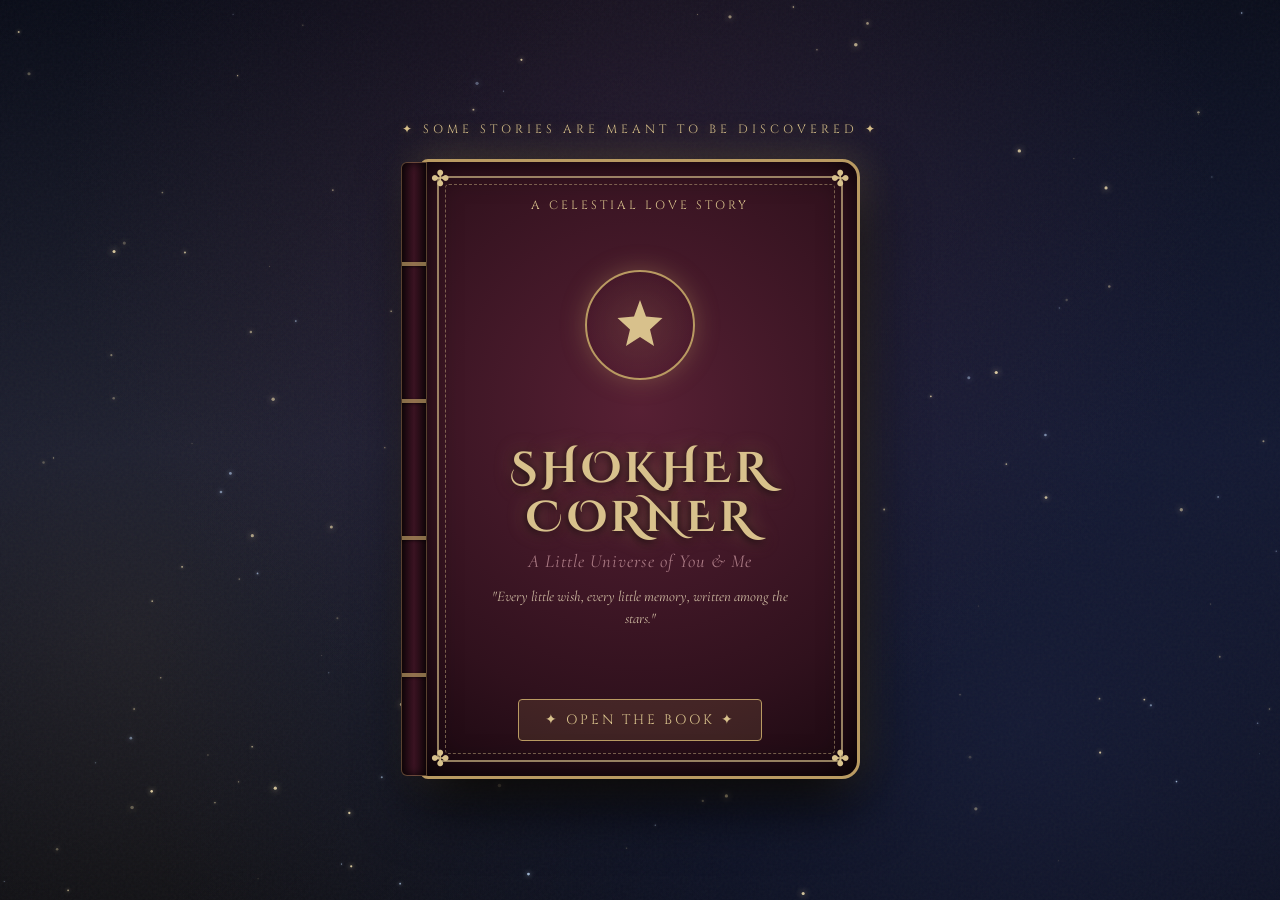
<file: index.html>
<!DOCTYPE html>
<html lang="en">
<head>
<meta charset="UTF-8"/>
<meta name="viewport" content="width=device-width, initial-scale=1.0"/>
<title>Shokher Corner — The Vintage Cosmic Storybook</title>
<link href="https://fonts.googleapis.com/css2?family=Cinzel:wght@400;600;700&family=Cinzel+Decorative:wght@700&family=Cormorant+Garamond:ital,wght@0,400;0,600;1,400&family=Dancing+Script:wght@600&display=swap" rel="stylesheet"/>
<link rel="stylesheet" href="public/assets/css/storybook.css"/>
<style>
/* Dedicated Book Cover & 3D Floating Styles */
.cosmic-stage-center {
  position: relative;
  z-index: 10;
  min-height: 100vh;
  display: flex;
  flex-direction: column;
  align-items: center;
  justify-content: center;
  padding: 2rem 1rem;
  perspective: 2000px;
}

/* Floating 3D Book Cover Container */
.book-cover-wrapper {
  position: relative;
  width: min(440px, 90vw);
  height: min(620px, 85vh);
  transform-style: preserve-3d;
  transition: transform 1.2s cubic-bezier(0.2, 0.8, 0.2, 1), opacity 0.8s ease;
  animation: coverFloat 7s ease-in-out infinite alternate;
}

@keyframes coverFloat {
  0% { transform: translateY(0px) rotateY(-8deg) rotateX(4deg); }
  50% { transform: translateY(-12px) rotateY(-3deg) rotateX(1deg); }
  100% { transform: translateY(6px) rotateY(-10deg) rotateX(6deg); }
}

/* When opening */
.book-cover-wrapper.opening {
  animation: none;
  transform: rotateY(-110deg) scale(0.95);
  opacity: 0;
  pointer-events: none;
}

/* Realistic Vintage Leather Book Cover */
.vintage-book-cover {
  width: 100%;
  height: 100%;
  background: radial-gradient(circle at 50% 40%, #572034 0%, #30111d 70%, #1a0810 100%);
  border-radius: 8px 18px 18px 8px;
  border: 3px solid var(--antique-gold);
  box-shadow: 
    0 25px 60px rgba(0, 0, 0, 0.9),
    0 0 40px rgba(185, 154, 98, 0.35),
    inset 0 0 35px rgba(0, 0, 0, 0.8);
  position: relative;
  padding: 2.2rem 2rem;
  display: flex;
  flex-direction: column;
  align-items: center;
  justify-content: space-between;
  text-align: center;
  cursor: pointer;
  transform-style: preserve-3d;
}

/* Gold foil embossed borders on cover */
.cover-embossed-border {
  position: absolute;
  inset: 14px;
  border: 2px solid rgba(216, 193, 140, 0.65);
  border-radius: 6px;
  pointer-events: none;
}
.cover-embossed-border-inner {
  position: absolute;
  inset: 22px;
  border: 1px dashed rgba(216, 193, 140, 0.45);
  border-radius: 4px;
  pointer-events: none;
}

/* Corner Ornaments */
.ornament-tl, .ornament-tr, .ornament-bl, .ornament-br {
  position: absolute;
  color: var(--champagne-gold);
  font-size: 1.4rem;
  line-height: 1;
}
.ornament-tl { top: 6px; left: 8px; }
.ornament-tr { top: 6px; right: 8px; }
.ornament-bl { bottom: 6px; left: 8px; }
.ornament-br { bottom: 6px; right: 8px; }

/* Leather Book Spine Side */
.cover-spine {
  position: absolute;
  left: -22px;
  top: 0;
  bottom: 0;
  width: 26px;
  background: linear-gradient(to right, #19080e, #3a1322 50%, #19080e);
  border-radius: 6px 0 0 6px;
  border: 1px solid rgba(185, 154, 98, 0.4);
  box-shadow: inset 0 0 10px rgba(0,0,0,0.8);
}
.cover-spine-ribs {
  position: absolute;
  inset: 0;
  display: flex;
  flex-direction: column;
  justify-content: space-around;
  padding: 2rem 0;
}
.spine-rib {
  height: 4px;
  background: var(--antique-gold);
  opacity: 0.7;
  box-shadow: 0 1px 3px rgba(0,0,0,0.8);
}

/* Celestial Seal in Center */
.celestial-cover-seal {
  width: 110px;
  height: 110px;
  border-radius: 50%;
  border: 2px solid var(--antique-gold);
  display: flex;
  align-items: center;
  justify-content: center;
  margin: 1rem auto;
  position: relative;
  background: radial-gradient(circle, rgba(185, 154, 98, 0.15), transparent 70%);
  box-shadow: 0 0 25px rgba(185, 154, 98, 0.35);
  animation: pulseSeal 4s ease-in-out infinite alternate;
}
@keyframes pulseSeal {
  0% { transform: scale(0.96); box-shadow: 0 0 15px rgba(185, 154, 98, 0.25); }
  100% { transform: scale(1.04); box-shadow: 0 0 35px rgba(255, 223, 136, 0.55); }
}
.celestial-cover-seal svg {
  width: 60px;
  height: 60px;
  fill: var(--champagne-gold);
}

.cover-title {
  font-family: 'Cinzel Decorative', serif;
  font-size: clamp(2rem, 5vw, 2.7rem);
  color: var(--champagne-gold);
  letter-spacing: 4px;
  line-height: 1.15;
  text-shadow: 0 2px 10px rgba(0,0,0,0.8), 0 0 20px var(--gold-glow);
  margin-top: 0.5rem;
}

.cover-sub {
  font-family: 'Cormorant Garamond', serif;
  font-style: italic;
  font-size: 1.15rem;
  color: var(--muted-rose);
  margin-top: 0.4rem;
  letter-spacing: 1px;
}

.cover-inscription {
  font-family: 'Cormorant Garamond', serif;
  font-size: 0.92rem;
  color: rgba(233, 216, 184, 0.85);
  font-style: italic;
  line-height: 1.5;
  max-width: 300px;
  margin: 0.8rem auto;
}

.cover-cta {
  font-family: 'Cinzel', serif;
  font-size: 0.85rem;
  letter-spacing: 3px;
  color: var(--champagne-gold);
  border: 1px solid var(--antique-gold);
  padding: 0.7rem 1.6rem;
  border-radius: 4px;
  background: rgba(185, 154, 98, 0.15);
  text-transform: uppercase;
  transition: all 0.3s ease;
  margin-top: 1rem;
}
.cover-cta:hover {
  background: var(--antique-gold);
  color: var(--midnight-navy);
  box-shadow: 0 0 25px var(--gold-glow);
}

/* Unlock Inscription Modal / Login Interface */
.secret-inscription-modal {
  position: fixed;
  inset: 0;
  background: rgba(8, 11, 23, 0.88);
  backdrop-filter: blur(12px);
  z-index: 100;
  display: none;
  align-items: center;
  justify-content: center;
  padding: 1.5rem;
}

.secret-inscription-modal.show {
  display: flex;
  animation: fadeIn 0.4s ease forwards;
}

@keyframes fadeIn {
  from { opacity: 0; transform: scale(0.96); }
  to { opacity: 1; transform: scale(1); }
}

.vintage-parchment-scroll {
  background: var(--antique-parchment);
  max-width: 480px;
  width: 100%;
  padding: 2.8rem 2.4rem;
  border-radius: 6px;
  border: 2px solid var(--antique-gold);
  box-shadow: 0 25px 60px rgba(0, 0, 0, 0.85), inset 0 0 35px rgba(185, 154, 98, 0.25);
  position: relative;
  text-align: center;
}

.scroll-lock-icon {
  font-size: 2.4rem;
  color: var(--antique-gold);
  margin-bottom: 0.6rem;
  display: inline-block;
  animation: pulseStar 3s infinite alternate;
}

.scroll-title {
  font-family: 'Cinzel Decorative', serif;
  font-size: 1.7rem;
  color: var(--wine);
  margin-bottom: 0.3rem;
}

.scroll-subtitle {
  font-family: 'Cormorant Garamond', serif;
  font-style: italic;
  font-size: 1rem;
  color: var(--dusty-burgundy);
  margin-bottom: 1.8rem;
}

.form-group-vintage {
  text-align: left;
  margin-bottom: 1.4rem;
}

.vintage-label {
  display: block;
  font-family: 'Cinzel', serif;
  font-size: 0.72rem;
  letter-spacing: 2px;
  text-transform: uppercase;
  color: var(--ink-faded);
  margin-bottom: 0.35rem;
}

.vintage-input-wrap {
  position: relative;
}

.vintage-input {
  width: 100%;
  padding: 0.75rem 1rem;
  background: rgba(255, 255, 255, 0.45);
  border: 1px solid var(--antique-gold);
  border-radius: 3px;
  font-family: 'Cormorant Garamond', serif;
  font-size: 1.15rem;
  color: var(--ink-brown);
  outline: none;
  transition: all 0.3s ease;
}

.vintage-input:focus {
  background: #ffffff;
  border-color: var(--dusty-burgundy);
  box-shadow: 0 0 10px rgba(185, 154, 98, 0.4);
}

.password-toggle-btn {
  position: absolute;
  right: 10px;
  top: 50%;
  transform: translateY(-50%);
  background: none;
  border: none;
  color: var(--antique-gold);
  cursor: pointer;
  font-size: 1rem;
}

.vintage-field-hint {
  font-family: 'Dancing Script', cursive;
  font-size: 0.95rem;
  color: var(--dusty-burgundy);
  margin-top: 0.3rem;
  display: block;
}

.scroll-error-message {
  min-height: 1.4rem;
  font-family: 'Cormorant Garamond', serif;
  font-style: italic;
  color: #9c2738;
  font-size: 0.95rem;
  margin: 0.6rem 0;
}

.btn-unlock-storybook {
  width: 100%;
  padding: 0.85rem;
  background: var(--wine);
  color: var(--antique-parchment);
  border: 1px solid var(--antique-gold);
  font-family: 'Cinzel', serif;
  font-size: 0.85rem;
  letter-spacing: 3px;
  text-transform: uppercase;
  border-radius: 4px;
  cursor: pointer;
  transition: all 0.3s ease;
  box-shadow: 0 4px 15px rgba(45, 16, 29, 0.4);
}

.btn-unlock-storybook:hover {
  background: var(--antique-gold);
  color: var(--midnight-navy);
  box-shadow: 0 0 20px var(--gold-glow);
}

.need-hints-toggle {
  display: inline-block;
  margin-top: 1rem;
  font-family: 'Cormorant Garamond', serif;
  font-style: italic;
  font-size: 0.95rem;
  color: var(--dusty-burgundy);
  cursor: pointer;
  border-bottom: 1px dotted var(--antique-gold);
}

.expanded-hints-box {
  display: none;
  margin-top: 0.8rem;
  padding: 0.8rem;
  background: rgba(185, 154, 98, 0.15);
  border-left: 2px solid var(--antique-gold);
  text-align: left;
  font-size: 0.9rem;
  line-height: 1.5;
  color: var(--ink-brown);
}

.expanded-hints-box.visible {
  display: block;
}

/* Cinematic Opening Flash Overlay */
#opening-flash {
  position: fixed;
  inset: 0;
  background: radial-gradient(circle, rgba(255, 235, 183, 0.95) 0%, rgba(185, 154, 98, 0.6) 60%, rgba(16, 21, 43, 0.95) 100%);
  z-index: 200;
  display: none;
  opacity: 0;
  pointer-events: none;
  transition: opacity 0.8s ease;
}

.btn-close-scroll {
  position: absolute;
  top: 12px;
  right: 16px;
  background: none;
  border: none;
  font-size: 1.6rem;
  color: var(--ink-faded);
  cursor: pointer;
}
</style>
</head>
<body class="storybook-mode">

<!-- Background Cosmic Canvas -->
<canvas id="cosmic-bg-canvas"></canvas>
<div class="nebula-overlay"></div>
<div id="opening-flash"></div>

<div class="cosmic-stage-center">
  <!-- Small instruction -->
  <p style="font-family:'Cinzel',serif;font-size:0.75rem;letter-spacing:4px;color:var(--champagne-gold);text-transform:uppercase;margin-bottom:1.4rem;text-shadow:0 0 10px var(--gold-glow);">
    ✦ Some stories are meant to be discovered ✦
  </p>

  <!-- 3D Vintage Floating Book Cover -->
  <div class="book-cover-wrapper" id="bookCoverWrapper">
    <div class="vintage-book-cover" onclick="showUnlockModal()">
      <!-- Spine -->
      <div class="cover-spine">
        <div class="cover-spine-ribs">
          <div class="spine-rib"></div>
          <div class="spine-rib"></div>
          <div class="spine-rib"></div>
          <div class="spine-rib"></div>
        </div>
      </div>

      <!-- Embossed Borders -->
      <div class="cover-embossed-border"></div>
      <div class="cover-embossed-border-inner"></div>
      <span class="ornament-tl">✤</span>
      <span class="ornament-tr">✤</span>
      <span class="ornament-bl">✤</span>
      <span class="ornament-br">✤</span>

      <!-- Cover Header Inscription -->
      <p style="font-family:'Cinzel',serif;font-size:0.75rem;letter-spacing:3px;color:var(--champagne-gold);text-transform:uppercase;">
        A Celestial Love Story
      </p>

      <!-- Center Celestial Seal -->
      <div class="celestial-cover-seal">
        <svg viewBox="0 0 24 24">
          <path d="M12 2L14.4 8.6L21 9.2L16 13.8L17.6 20.4L12 16.8L6.4 20.4L8 13.8L3 9.2L9.6 8.6L12 2Z"/>
        </svg>
      </div>

      <!-- Title & Subtitle -->
      <div>
        <h1 class="cover-title">SHOKHER CORNER</h1>
        <p class="cover-sub">A Little Universe of You &amp; Me</p>
        <p class="cover-inscription">
          "Every little wish, every little memory, written among the stars."
        </p>
      </div>

      <!-- Button -->
      <div>
        <button class="cover-cta" type="button">
          ✦ Open the Book ✦
        </button>
      </div>
    </div>
  </div>
</div>

<!-- Secret Inscription Modal (Username & Password) -->
<div class="secret-inscription-modal" id="unlockModal">
  <div class="vintage-parchment-scroll">
    <button class="btn-close-scroll" onclick="hideUnlockModal()">×</button>
    <div class="scroll-lock-icon">🗝</div>
    <h2 class="scroll-title">Unlock Our Storybook</h2>
    <p class="scroll-subtitle">Only those who hold the secrets may enter this universe.</p>

    <form id="unlockForm" onsubmit="handleUnlock(event)">
      <!-- Username Field -->
      <div class="form-group-vintage">
        <label class="vintage-label" for="usernameInput">The Traveler's Name</label>
        <div class="vintage-input-wrap">
          <input type="text" id="usernameInput" class="vintage-input" placeholder="Enter username..." autocomplete="off" required/>
        </div>
        <span class="vintage-field-hint">Hint: Your nickname</span>
      </div>

      <!-- Password Field -->
      <div class="form-group-vintage">
        <label class="vintage-label" for="passwordInput">The Secret Key</label>
        <div class="vintage-input-wrap">
          <input type="password" id="passwordInput" class="vintage-input" placeholder="Enter passcode..." autocomplete="off" required/>
          <button type="button" class="password-toggle-btn" onclick="togglePasswordVisibility()">👁</button>
        </div>
        <span class="vintage-field-hint">Hint: Our first meet</span>
      </div>

      <!-- Error Message -->
      <p class="scroll-error-message" id="errorMessage"></p>

      <!-- Submit Button -->
      <button type="submit" class="btn-unlock-storybook">Unlock Our Storybook</button>

      <!-- Hints Toggle -->
      <div>
        <span class="need-hints-toggle" onclick="toggleHintsBox()">Need a hint?</span>
        <div class="expanded-hints-box" id="hintsBox">
          <p><strong>Username Hint:</strong> Your nickname (lowercase)</p>
          <p><strong>Password Hint:</strong> Date of our first meet</p>
        </div>
      </div>
    </form>
  </div>
</div>

<!-- Scripts -->
<script src="public/assets/js/storybook.js"></script>
<script>
function showUnlockModal() {
  if (sessionStorage.getItem('storybookUnlocked') === 'true') {
    proceedToFirstChapter();
    return;
  }
  document.getElementById('unlockModal').classList.add('show');
  document.getElementById('usernameInput').focus();
}

function hideUnlockModal() {
  document.getElementById('unlockModal').classList.remove('show');
}

function togglePasswordVisibility() {
  const pw = document.getElementById('passwordInput');
  pw.type = pw.type === 'password' ? 'text' : 'password';
}

function toggleHintsBox() {
  document.getElementById('hintsBox').classList.toggle('visible');
}

function handleUnlock(e) {
  e.preventDefault();
  const u = document.getElementById('usernameInput').value.trim();
  const p = document.getElementById('passwordInput').value.trim();
  const err = document.getElementById('errorMessage');

  if (u === 'tanu' && p === '17526') {
    err.textContent = '';
    sessionStorage.setItem('storybookUnlocked', 'true');
    hideUnlockModal();

    // Cinematic book opening animation sequence
    const cover = document.getElementById('bookCoverWrapper');
    cover.classList.add('opening');

    const flash = document.getElementById('opening-flash');
    flash.style.display = 'block';
    setTimeout(() => { flash.style.opacity = '1'; }, 300);

    setTimeout(() => {
      window.location.href = 'our-story.html';
    }, 1200);
  } else {
    err.textContent = "Hmm... not quite right. Think of the little clues and try again, sweetheart.";
    document.getElementById('passwordInput').value = '';
  }
}

function proceedToFirstChapter() {
  const cover = document.getElementById('bookCoverWrapper');
  cover.classList.add('opening');
  setTimeout(() => {
    window.location.href = 'our-story.html';
  }, 600);
}

// Close modal on escape
document.addEventListener('keydown', e => {
  if (e.key === 'Escape') hideUnlockModal();
});
</script>
</body>
</html>
</file>
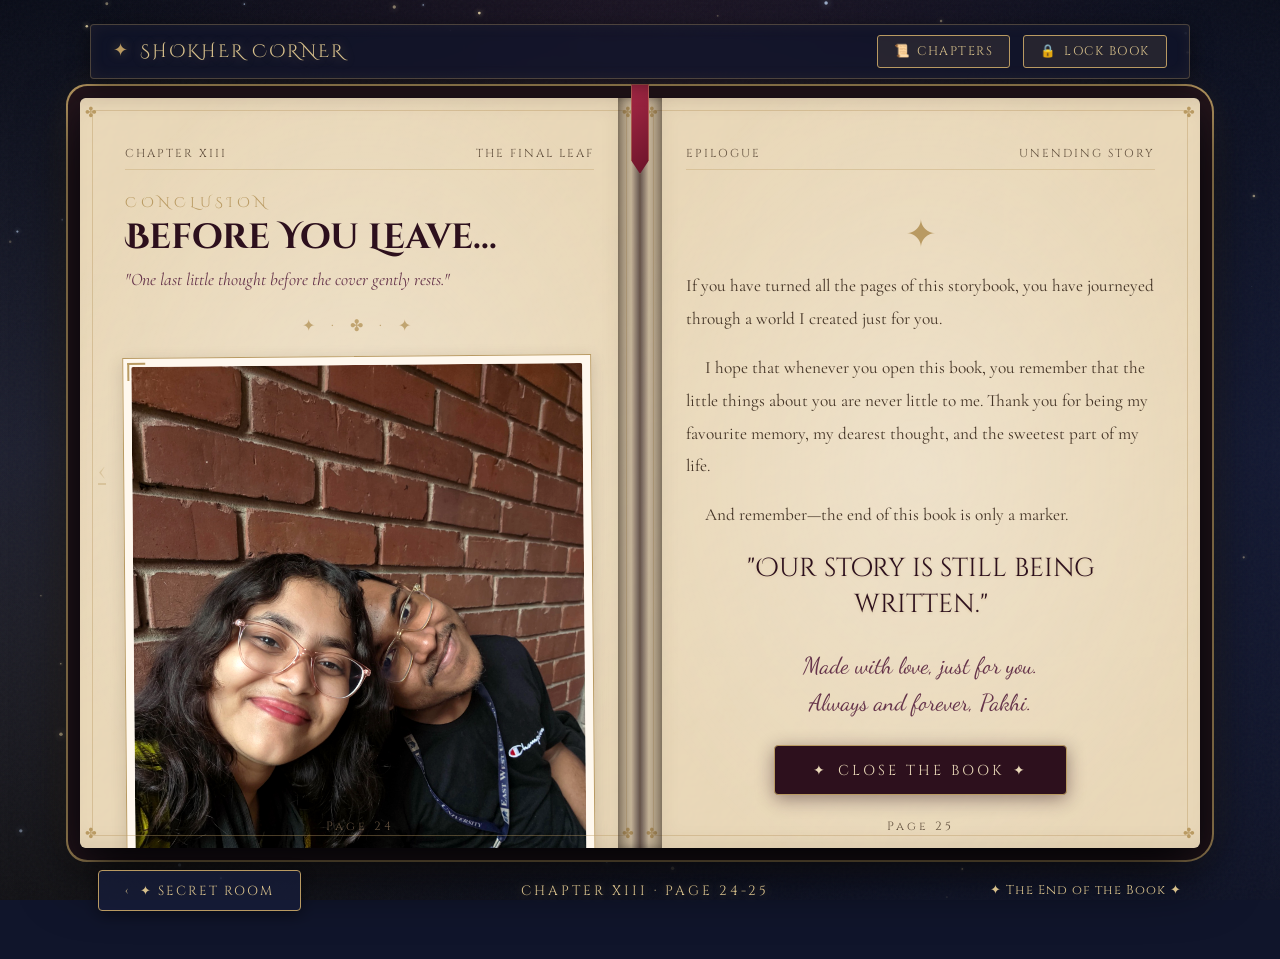
<file: before-you-leave.html>
<!DOCTYPE html>
<html lang="en">
<head>
<meta charset="UTF-8"/>
<meta name="viewport" content="width=device-width, initial-scale=1.0"/>
<title>Before You Leave — The Final Inscription</title>
<link href="https://fonts.googleapis.com/css2?family=Cinzel:wght@400;600;700&family=Cinzel+Decorative:wght@700&family=Cormorant+Garamond:ital,wght@0,400;0,600;1,400&family=Dancing+Script:wght@600&family=Hind+Siliguri:wght@400;600;700&display=swap" rel="stylesheet"/>
<link rel="stylesheet" href="public/assets/css/storybook.css"/>
<style>
/* Bengali typography enhancements */
.bengali-text {
  font-family: 'Hind Siliguri', 'Cormorant Garamond', sans-serif;
}

.final-farewell-stage {
  padding: 1rem 0;
  text-align: center;
}

.final-quote-highlight {
  font-family: 'Cinzel Decorative', 'Cormorant Garamond', serif;
  font-size: 1.6rem;
  color: var(--wine);
  line-height: 1.4;
  margin: 1.2rem 0;
  text-shadow: 0 1px 3px rgba(185, 154, 98, 0.3);
}

.final-signature-block {
  margin-top: 1.5rem;
  text-align: center;
}

.btn-close-book-cinematic {
  display: inline-flex;
  align-items: center;
  gap: 0.6rem;
  padding: 0.9rem 2.4rem;
  background: var(--wine);
  color: var(--antique-parchment);
  border: 1px solid var(--antique-gold);
  border-radius: 4px;
  font-family: 'Cinzel', serif;
  font-size: 0.9rem;
  letter-spacing: 3px;
  text-transform: uppercase;
  cursor: pointer;
  transition: all 0.35s ease;
  box-shadow: 0 4px 18px rgba(45, 16, 29, 0.45);
  margin-top: 1.5rem;
}

.btn-close-book-cinematic:hover {
  background: var(--antique-gold);
  color: var(--midnight-navy);
  box-shadow: 0 0 25px var(--gold-glow);
  transform: translateY(-2px);
}

/* Book Closing Cinematic Animation Stage */
#bookClosingAnimationStage {
  position: fixed;
  inset: 0;
  background: rgba(11, 14, 27, 0.94);
  backdrop-filter: blur(14px);
  z-index: 500;
  display: none;
  align-items: center;
  justify-content: center;
  flex-direction: column;
}

.closing-book-mockup {
  width: min(380px, 85vw);
  height: min(520px, 75vh);
  background: radial-gradient(circle at 50% 40%, #572034 0%, #30111d 70%, #1a0810 100%);
  border: 3px solid var(--antique-gold);
  border-radius: 6px 14px 14px 6px;
  box-shadow: 0 20px 60px rgba(0,0,0,0.9), 0 0 50px rgba(185, 154, 98, 0.5);
  position: relative;
  display: flex;
  flex-direction: column;
  align-items: center;
  justify-content: center;
  text-align: center;
  padding: 2rem;
  animation: bookCloseFloat 3s ease forwards;
}

@keyframes bookCloseFloat {
  0% { transform: scale(1.08) rotateY(-35deg); opacity: 0.8; }
  50% { transform: scale(1) rotateY(-5deg); opacity: 1; box-shadow: 0 0 70px rgba(255, 223, 136, 0.8); }
  100% { transform: scale(0.92) rotateY(0deg); opacity: 0; filter: blur(4px); }
}

/* ✦ THE GRAND PROPOSAL SCENE ✦ */
#proposalSceneOverlay {
  position: fixed;
  inset: 0;
  background: 
    radial-gradient(circle at 50% 30%, rgba(101, 51, 74, 0.4) 0%, transparent 70%),
    radial-gradient(circle at 50% 80%, rgba(23, 29, 58, 0.9) 0%, transparent 80%),
    linear-gradient(to bottom, #0d1224 0%, #161b36 50%, #080b16 100%);
  z-index: 600;
  display: none;
  align-items: center;
  justify-content: center;
  padding: 2rem 1.5rem;
  overflow-y: auto;
}

.proposal-card-box {
  background: var(--antique-parchment);
  max-width: 680px;
  width: 100%;
  padding: 3.5rem 2.8rem;
  border-radius: 8px;
  border: 2px solid var(--antique-gold);
  box-shadow: 
    0 25px 70px rgba(0, 0, 0, 0.9),
    0 0 50px rgba(185, 154, 98, 0.35),
    inset 0 0 35px rgba(185, 154, 98, 0.2);
  text-align: center;
  position: relative;
  animation: proposalPop 1.2s cubic-bezier(0.2, 0.8, 0.2, 1) forwards;
}

@keyframes proposalPop {
  0% { transform: scale(0.9) translateY(25px); opacity: 0; }
  100% { transform: scale(1) translateY(0); opacity: 1; }
}

.proposal-celestial-icon {
  font-size: 3rem;
  color: var(--antique-gold);
  margin-bottom: 1rem;
  display: inline-block;
  animation: heartGlow 2.5s ease-in-out infinite alternate;
}

@keyframes heartGlow {
  0% { transform: scale(0.95); filter: drop-shadow(0 0 8px rgba(185, 154, 98, 0.4)); }
  100% { transform: scale(1.15); filter: drop-shadow(0 0 20px rgba(255, 223, 136, 0.8)); }
}

.proposal-lead-text {
  font-family: 'Hind Siliguri', 'Cormorant Garamond', sans-serif;
  font-size: 1.55rem;
  color: var(--dusty-burgundy);
  margin-bottom: 0.8rem;
  font-weight: 600;
  letter-spacing: 0.5px;
  opacity: 0;
  animation: fadeIn 1.2s ease 0.4s forwards;
}

.proposal-question-big {
  font-family: 'Hind Siliguri', 'Cinzel Decorative', serif;
  font-size: clamp(2.3rem, 6vw, 3.4rem);
  color: var(--wine);
  font-weight: 700;
  line-height: 1.25;
  margin-bottom: 2rem;
  text-shadow: 0 2px 10px rgba(101, 51, 74, 0.15);
  opacity: 0;
  animation: fadeIn 1.2s ease 1s forwards;
}

.proposal-playful-feedback {
  min-height: 2.2rem;
  font-family: 'Hind Siliguri', cursive, sans-serif;
  font-size: 1.25rem;
  color: #a82337;
  margin-bottom: 1.5rem;
  font-weight: 600;
  animation: feedbackBounce 0.4s ease;
}

@keyframes feedbackBounce {
  0% { transform: scale(0.9); opacity: 0; }
  100% { transform: scale(1); opacity: 1; }
}

.proposal-buttons-row {
  display: flex;
  align-items: center;
  justify-content: center;
  gap: 1.6rem;
  flex-wrap: wrap;
  margin-top: 1rem;
}

.btn-proposal-no {
  padding: 0.85rem 2.2rem;
  background: rgba(255, 255, 255, 0.6);
  border: 1px solid var(--antique-gold);
  border-radius: 4px;
  font-family: 'Cinzel', serif;
  font-size: 1rem;
  letter-spacing: 2px;
  color: var(--ink-brown);
  cursor: pointer;
  transition: all 0.3s ease;
}

.btn-proposal-no:hover {
  background: rgba(168, 120, 130, 0.25);
  border-color: var(--dusty-burgundy);
  transform: translateY(-2px);
}

.btn-proposal-yes {
  padding: 1.05rem 3.4rem;
  background: linear-gradient(135deg, var(--wine), #5a182b);
  border: 2px solid var(--antique-gold);
  border-radius: 4px;
  font-family: 'Cinzel', serif;
  font-size: 1.2rem;
  font-weight: bold;
  letter-spacing: 3px;
  color: #fff9ea;
  cursor: pointer;
  transition: all 0.35s ease;
  box-shadow: 0 6px 25px rgba(101, 51, 74, 0.5), 0 0 20px var(--gold-glow);
}

.btn-proposal-yes:hover {
  background: var(--antique-gold);
  color: var(--midnight-navy);
  box-shadow: 0 0 35px var(--gold-glow);
  transform: translateY(-3px) scale(1.04);
}

/* ✦ GRAND YES CELEBRATION ✦ */
#celebrationScreen {
  display: none;
  text-align: center;
  animation: celebrationIn 1.2s cubic-bezier(0.2, 0.8, 0.2, 1) forwards;
}

@keyframes celebrationIn {
  from { opacity: 0; transform: scale(0.92); }
  to { opacity: 1; transform: scale(1); }
}

.celebration-badge-title {
  font-family: 'Cinzel Decorative', serif;
  font-size: clamp(2rem, 5vw, 3rem);
  color: #b32d43;
  margin-bottom: 0.5rem;
  text-shadow: 0 0 20px rgba(255, 223, 136, 0.8);
}

.celebration-sub-title {
  font-family: 'Cinzel', serif;
  font-size: 1.35rem;
  letter-spacing: 4px;
  color: var(--antique-gold);
  text-transform: uppercase;
  margin-bottom: 1.8rem;
}

.celebration-bengali-verse {
  font-family: 'Hind Siliguri', sans-serif;
  font-size: 1.45rem;
  line-height: 1.8;
  color: var(--wine);
  font-weight: 600;
  max-width: 540px;
  margin: 0 auto 1.5rem;
}

.celebration-bengali-subverse {
  font-family: 'Hind Siliguri', cursive, sans-serif;
  font-size: 1.25rem;
  line-height: 1.7;
  color: var(--dusty-burgundy);
  margin-bottom: 2.2rem;
}

.btn-return-universe {
  display: inline-flex;
  align-items: center;
  gap: 0.6rem;
  padding: 0.95rem 2.6rem;
  background: var(--wine);
  color: var(--antique-parchment);
  border: 1px solid var(--antique-gold);
  border-radius: 4px;
  font-family: 'Cinzel', serif;
  font-size: 0.85rem;
  letter-spacing: 3px;
  text-transform: uppercase;
  cursor: pointer;
  text-decoration: none;
  transition: all 0.35s ease;
  box-shadow: 0 4px 20px rgba(45, 16, 29, 0.4);
}

.btn-return-universe:hover {
  background: var(--antique-gold);
  color: var(--midnight-navy);
  box-shadow: 0 0 25px var(--gold-glow);
  transform: translateY(-2px);
}

/* Floating Golden Flower Petals & Confetti Particles */
.confetti-canvas {
  position: fixed;
  inset: 0;
  pointer-events: none;
  z-index: 650;
  display: none;
}
</style>
</head>
<body class="storybook-mode">

<canvas id="cosmic-bg-canvas"></canvas>
<div class="nebula-overlay"></div>
<canvas id="confettiCanvas" class="confetti-canvas"></canvas>

<!-- MAIN STORYBOOK -->
<div class="book-universe-stage">
  <header class="celestial-nav-bar">
    <a href="index.html" class="celestial-brand">
      <span class="brand-star">✦</span> SHOKHER CORNER
    </a>
    <div class="nav-actions">
      <button class="btn-toc-toggle" onclick="toggleTOC()"><span>📜</span> Chapters</button>
      <button class="btn-lock-book" onclick="lockStorybook()"><span>🔒</span> Lock Book</button>
    </div>
  </header>

  <main class="open-storybook floating" id="active-storybook">
    <div class="book-spine-crease"></div>
    <div class="book-ribbon"></div>

    <a href="secret-room.html" class="page-turn-zone zone-left" title="Previous Chapter">‹</a>

    <!-- LEFT PAGE: Final Photograph & Reflection -->
    <section class="book-page page-left">
      <div class="page-ornate-border">
        <span class="page-corner-bl">✤</span>
        <span class="page-corner-br">✤</span>
      </div>

      <div class="page-header-meta">
        <span>Chapter XIII</span>
        <span>The Final Leaf</span>
      </div>

      <span class="chapter-numeral">Conclusion</span>
      <h1 class="chapter-heading">Before You Leave...</h1>
      <p class="chapter-subheading">"One last little thought before the cover gently rests."</p>

      <div class="chapter-divider">✦ · ✤ · ✦</div>

      <div class="antique-photo-frame antique-photo-corners">
        <img src="public/assets/images/hero/hero-final.jpg" alt="Final Portrait" loading="lazy"/>
        <p class="antique-photo-caption">"Until the next page begins..."</p>
      </div>

      <div class="storybook-prose" style="margin-top:1.5rem;">
        <p>
          You have reached the final parchment of this celestial journal. Every word, every folded note, every wish, and every starlit memory was gathered and preserved here for one reason alone—to remind you how precious you are to me.
        </p>
      </div>

      <div class="page-number-footer">Page 24</div>
    </section>

    <!-- RIGHT PAGE: Final Letter & Close The Book Trigger -->
    <section class="book-page page-right">
      <div class="page-ornate-border">
        <span class="page-corner-bl">✤</span>
        <span class="page-corner-br">✤</span>
      </div>

      <div class="page-header-meta">
        <span>Epilogue</span>
        <span>Unending Story</span>
      </div>

      <div class="final-farewell-stage">
        <div style="font-size:2.4rem;color:var(--antique-gold);margin-bottom:0.6rem;">✦</div>
        
        <div class="storybook-prose" style="text-align:left;font-size:1.08rem;line-height:1.9;">
          <p>
            If you have turned all the pages of this storybook, you have journeyed through a world I created just for you.
          </p>
          <p>
            I hope that whenever you open this book, you remember that the little things about you are never little to me. Thank you for being my favourite memory, my dearest thought, and the sweetest part of my life.
          </p>
          <p>
            And remember—the end of this book is only a marker.
          </p>
        </div>

        <div class="final-quote-highlight">
          "Our story is still being written."
        </div>

        <div class="final-signature-block">
          <p class="handwritten-note" style="font-size:1.45rem;">
            Made with love, just for you.<br/>
            Always and forever, Pakhi.
          </p>

          <!-- The Trigger: Close the Book -->
          <div>
            <button class="btn-close-book-cinematic" onclick="triggerBookClosingCinematic()">
              <span>✦</span> Close the Book <span>✦</span>
            </button>
          </div>
        </div>
      </div>

      <div class="page-number-footer">Page 25</div>
    </section>
  </main>

  <nav class="storybook-nav-controls" aria-label="Book Navigation">
    <a href="secret-room.html" class="btn-book-nav btn-prev"><span>‹</span> ✦ Secret Room</a>
    <span class="book-current-indicator">Chapter XIII · Page 24-25</span>
    <span style="font-family:'Cinzel',serif;font-size:0.8rem;color:var(--champagne-gold);letter-spacing:1px;">✦ The End of the Book ✦</span>
  </nav>
</div>

<!-- CINEMATIC BOOK CLOSING ANIMATION STAGE -->
<div id="bookClosingAnimationStage">
  <div class="closing-book-mockup">
    <div style="font-size:3rem;color:var(--antique-gold);margin-bottom:1rem;">✦</div>
    <h2 style="font-family:'Cinzel Decorative',serif;font-size:1.8rem;color:var(--champagne-gold);margin-bottom:0.5rem;">
      SHOKHER CORNER
    </h2>
    <p style="font-family:'Cormorant Garamond',serif;font-style:italic;color:var(--muted-rose);font-size:1.1rem;">
      "Written in little wishes, remembered in stars."
    </p>
  </div>
</div>

<!-- ✦ THE GRAND PROPOSAL SCENE ✦ -->
<div id="proposalSceneOverlay">
  <div class="proposal-card-box">
    <!-- Active Proposal Content -->
    <div id="proposalQuestionBlock">
      <div class="proposal-celestial-icon">❤️</div>
      
      <p class="proposal-lead-text">
        আজীবন তোমার পাশে থাকতে চাই...
      </p>

      <h1 class="proposal-question-big">
        বিয়ে করবে আমাকে?
      </h1>

      <p class="proposal-playful-feedback" id="playfulFeedback"></p>

      <div class="proposal-buttons-row">
        <button class="btn-proposal-no" id="btnProposalNo" onclick="handleProposalNo()">
          No
        </button>
        <button class="btn-proposal-yes" id="btnProposalYes" onclick="handleProposalYes()">
          Yes ❤️
        </button>
      </div>
    </div>

    <!-- Celebration Screen (When Yes is Clicked) -->
    <div id="celebrationScreen">
      <div style="font-size:3.5rem;color:#b32d43;margin-bottom:0.8rem;animation:heartGlow 1.5s infinite alternate;">
        💖
      </div>

      <h2 class="celebration-badge-title">
        CONGRATULATIONS! ❤️
      </h2>
      <p class="celebration-sub-title">
        She said YES!
      </p>

      <div class="chapter-divider" style="margin-bottom:1.5rem;">✦ · ✤ · ✦</div>

      <p class="celebration-bengali-verse">
        "আমাদের গল্পের সবচেয়ে সুন্দর অধ্যায়টা এবার শুরু হোক।"
      </p>

      <p class="celebration-bengali-subverse">
        "আজ থেকে শুধু স্বপ্ন নয়, একসাথে সেই স্বপ্নগুলো পূরণ করার অপেক্ষা।"
      </p>

      <div style="margin-top:2.4rem;">
        <p style="font-family:'Cinzel',serif;font-size:0.85rem;letter-spacing:3px;color:var(--antique-gold);text-transform:uppercase;margin-bottom:1rem;">
          A New Chapter Begins... With love, for all the tomorrows.
        </p>
        <a href="index.html" class="btn-return-universe">
          <span>↺</span> Return to Our Little Universe
        </a>
      </div>
    </div>
  </div>
</div>

<!-- Table of Contents Modal -->
<div class="toc-overlay" id="storybook-toc">
  <div class="toc-scroll-book">
    <button class="toc-close-btn" onclick="toggleTOC()">×</button>
    <h2 class="toc-title">The Chapters of Our Little Universe</h2>
    <p class="toc-sub">Turn to any page in our storybook</p>
    <ul class="toc-list">
      <li class="toc-item" onclick="window.location.href='index.html'"><span class="toc-chapter-name"><span class="toc-num">01</span> The Beginning</span><span class="toc-page-num">Cover</span></li>
      <li class="toc-item" onclick="window.location.href='our-story.html'"><span class="toc-chapter-name"><span class="toc-num">02</span> Our Story</span><span class="toc-page-num">p. 2</span></li>
      <li class="toc-item" onclick="window.location.href='shokher-corner.html'"><span class="toc-chapter-name"><span class="toc-num">03</span> Shokher Corner</span><span class="toc-page-num">p. 4</span></li>
      <li class="toc-item" onclick="window.location.href='memory-vault.html'"><span class="toc-chapter-name"><span class="toc-num">04</span> Memory Vault</span><span class="toc-page-num">p. 6</span></li>
      <li class="toc-item" onclick="window.location.href='letters.html'"><span class="toc-chapter-name"><span class="toc-num">05</span> Letters to You</span><span class="toc-page-num">p. 8</span></li>
      <li class="toc-item" onclick="window.location.href='open-when.html'"><span class="toc-chapter-name"><span class="toc-num">06</span> Open When...</span><span class="toc-page-num">p. 10</span></li>
      <li class="toc-item" onclick="window.location.href='little-things.html'"><span class="toc-chapter-name"><span class="toc-num">07</span> Little Things About You</span><span class="toc-page-num">p. 12</span></li>
      <li class="toc-item" onclick="window.location.href='our-universe.html'"><span class="toc-chapter-name"><span class="toc-num">08</span> Our Little Universe</span><span class="toc-page-num">p. 14</span></li>
      <li class="toc-item" onclick="window.location.href='someday.html'"><span class="toc-chapter-name"><span class="toc-num">09</span> Someday, Together</span><span class="toc-page-num">p. 16</span></li>
      <li class="toc-item" onclick="window.location.href='soundtrack.html'"><span class="toc-chapter-name"><span class="toc-num">10</span> Our Soundtrack</span><span class="toc-page-num">p. 18</span></li>
      <li class="toc-item" onclick="window.location.href='reasons.html'"><span class="toc-chapter-name"><span class="toc-num">11</span> Reasons I Love You</span><span class="toc-page-num">p. 20</span></li>
      <li class="toc-item" onclick="window.location.href='secret-room.html'"><span class="toc-chapter-name"><span class="toc-num">12</span> ✦ Secret Room</span><span class="toc-page-num">p. 22</span></li>
      <li class="toc-item" onclick="window.location.href='before-you-leave.html'"><span class="toc-chapter-name"><span class="toc-num">13</span> Before You Leave</span><span class="toc-page-num">p. 24</span></li>
    </ul>
  </div>
</div>

<script src="public/assets/js/storybook.js"></script>
<script>
// Playful messages when clicking NO
const playfulNoMessages = [
  "না? তাহলে কি আরেকবার ভাববে? 🥺",
  "আবার ভাবো না, প্লিজ?",
  "এত সহজে না বলে দিলে?",
  "আমি কিন্তু সত্যিই সারাজীবন পাশে থাকতে চাই।",
  "আরেকবার ভেবে দেখবে, পাখি?",
  "তাহলে কি আবার জিজ্ঞেস করব?"
];

let noClickCount = 0;

function triggerBookClosingCinematic() {
  const closingStage = document.getElementById('bookClosingAnimationStage');
  closingStage.style.display = 'flex';

  // 1. Book gently closes and floats
  setTimeout(() => {
    closingStage.style.display = 'none';
    // 2. Reveal proposal scene
    const proposalOverlay = document.getElementById('proposalSceneOverlay');
    proposalOverlay.style.display = 'flex';
  }, 2600);
}

function handleProposalNo() {
  const feedbackEl = document.getElementById('playfulFeedback');
  const msg = playfulNoMessages[noClickCount % playfulNoMessages.length];
  noClickCount++;
  
  feedbackEl.style.animation = 'none';
  void feedbackEl.offsetWidth;
  feedbackEl.style.animation = 'feedbackBounce 0.4s ease';
  feedbackEl.textContent = msg;

  // Gently enlarge the YES button to invite her affectionately
  const yesBtn = document.getElementById('btnProposalYes');
  const currentScale = 1 + (noClickCount * 0.04);
  yesBtn.style.transform = `scale(${Math.min(currentScale, 1.25)})`;
}

function handleProposalYes() {
  // Hide question and show celebration
  document.getElementById('proposalQuestionBlock').style.display = 'none';
  document.getElementById('celebrationScreen').style.display = 'block';

  // Launch celebration confetti and golden petals
  startConfettiCelebration();
}

// Confetti & Petals Particle Animation
function startConfettiCelebration() {
  const canvas = document.getElementById('confettiCanvas');
  canvas.style.display = 'block';
  const ctx = canvas.getContext('2d');
  let w = canvas.width = window.innerWidth;
  let h = canvas.height = window.innerHeight;

  const particles = [];
  const colors = ['#FFDF88', '#D8C18C', '#B99A62', '#E8C7CA', '#A87882', '#65334A', '#FFFFFF'];

  for (let i = 0; i < 90; i++) {
    particles.push({
      x: Math.random() * w,
      y: Math.random() * h - h,
      size: Math.random() * 8 + 4,
      color: colors[Math.floor(Math.random() * colors.length)],
      speedY: Math.random() * 2.5 + 1.2,
      speedX: Math.random() * 2 - 1,
      rotation: Math.random() * 360,
      rotSpeed: Math.random() * 4 - 2,
      isPetal: Math.random() > 0.4
    });
  }

  function renderConfetti() {
    ctx.clearRect(0, 0, w, h);
    particles.forEach(p => {
      p.y += p.speedY;
      p.x += p.speedX;
      p.rotation += p.rotSpeed;

      if (p.y > h) {
        p.y = -20;
        p.x = Math.random() * w;
      }

      ctx.save();
      ctx.translate(p.x, p.y);
      ctx.rotate((p.rotation * Math.PI) / 180);
      ctx.fillStyle = p.color;

      if (p.isPetal) {
        // Draw soft rose petal shape
        ctx.beginPath();
        ctx.ellipse(0, 0, p.size * 0.7, p.size * 1.3, Math.PI / 4, 0, 2 * Math.PI);
        ctx.fill();
      } else {
        // Draw shimmering star/square confetti
        ctx.fillRect(-p.size / 2, -p.size / 2, p.size, p.size);
      }
      ctx.restore();
    });

    requestAnimationFrame(renderConfetti);
  }

  renderConfetti();
}
</script>
</body>
</html>
</file>
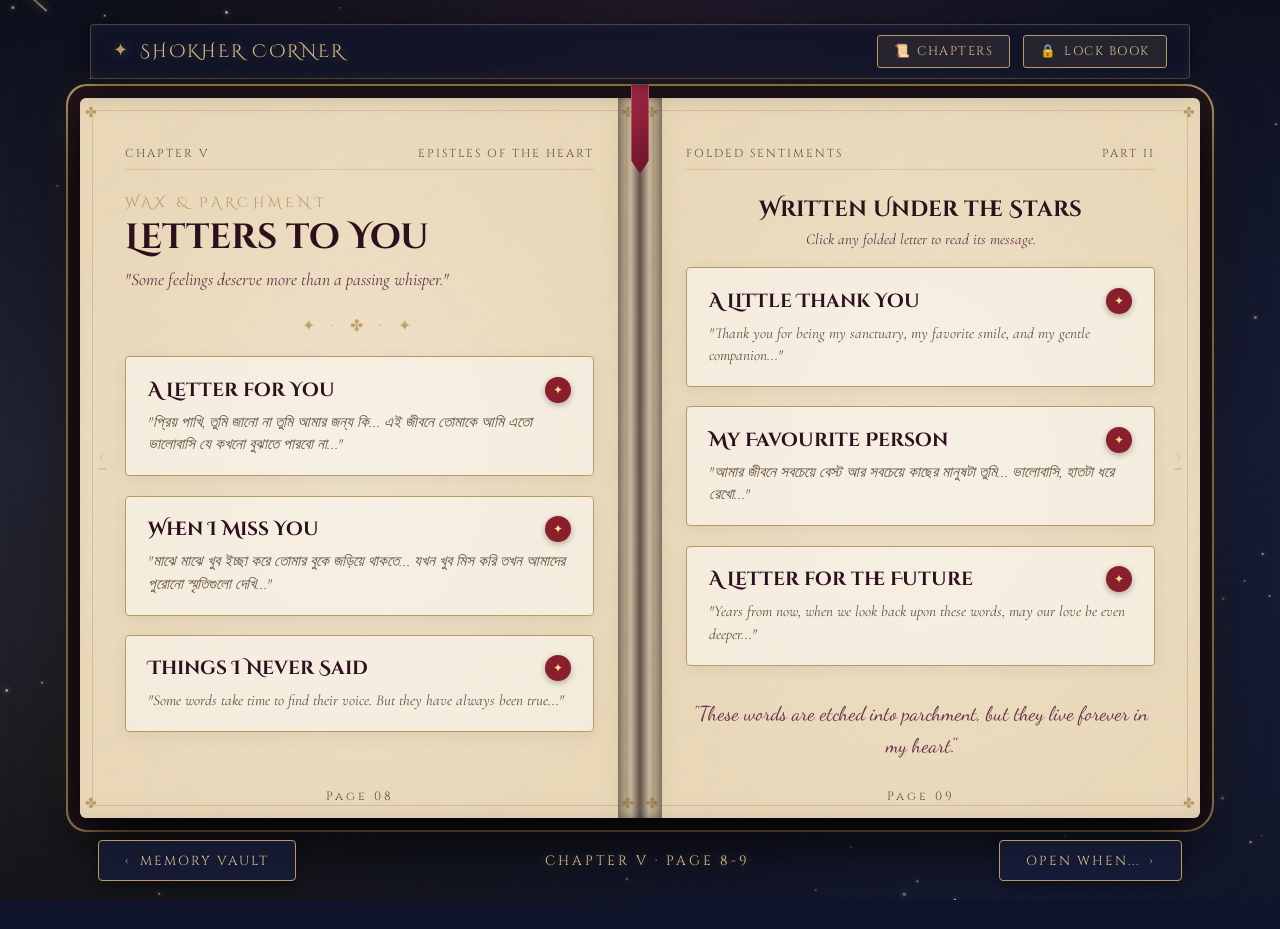
<file: letters.html>
<!DOCTYPE html>
<html lang="en">
<head>
<meta charset="UTF-8"/>
<meta name="viewport" content="width=device-width, initial-scale=1.0"/>
<title>Letters to You — Handwritten Inscriptions</title>
<link href="https://fonts.googleapis.com/css2?family=Cinzel:wght@400;600;700&family=Cinzel+Decorative:wght@700&family=Cormorant+Garamond:ital,wght@0,400;0,600;1,400&family=Dancing+Script:wght@600&display=swap" rel="stylesheet"/>
<link rel="stylesheet" href="public/assets/css/storybook.css"/>
<style>
/* Letters Inset Cards */
.letter-parchment-cards {
  display: flex;
  flex-direction: column;
  gap: 1.2rem;
  margin-top: 1rem;
}

.letter-entry-seal {
  background: rgba(255, 255, 255, 0.5);
  border: 1px solid var(--antique-gold);
  border-radius: 4px;
  padding: 1.2rem 1.4rem;
  box-shadow: 0 4px 15px rgba(68, 52, 38, 0.08);
  cursor: pointer;
  transition: all 0.3s ease;
  position: relative;
}

.letter-entry-seal:hover {
  background: #ffffff;
  transform: translateY(-2px);
  box-shadow: 0 8px 25px rgba(185, 154, 98, 0.25);
  border-color: var(--dusty-burgundy);
}

.letter-entry-header {
  display: flex;
  justify-content: space-between;
  align-items: center;
  margin-bottom: 0.5rem;
}

.letter-entry-title {
  font-family: 'Cinzel Decorative', serif;
  font-size: 1.2rem;
  color: var(--wine);
}

.wax-seal-icon {
  width: 26px;
  height: 26px;
  background: #8b1e2c;
  border-radius: 50%;
  color: #ffdf88;
  display: flex;
  align-items: center;
  justify-content: center;
  font-size: 0.75rem;
  box-shadow: 0 2px 6px rgba(0,0,0,0.3);
}

.letter-entry-preview {
  font-family: 'Cormorant Garamond', serif;
  font-style: italic;
  font-size: 0.95rem;
  color: var(--ink-faded);
  line-height: 1.5;
}

/* Modal for reading full letter */
.letter-reading-overlay {
  position: fixed;
  inset: 0;
  background: rgba(11, 14, 27, 0.9);
  backdrop-filter: blur(8px);
  z-index: 200;
  display: none;
  align-items: center;
  justify-content: center;
  padding: 1.5rem;
}

.letter-reading-overlay.active {
  display: flex;
}

.letter-full-paper {
  background: #fdf6ec;
  max-width: 620px;
  width: 100%;
  max-height: 85vh;
  overflow-y: auto;
  padding: 3rem 2.5rem;
  border: 2px solid var(--antique-gold);
  border-radius: 6px;
  box-shadow: 0 20px 50px rgba(0,0,0,0.8), inset 0 0 30px rgba(185, 154, 98, 0.15);
  position: relative;
}

.btn-close-letter {
  position: absolute;
  top: 15px;
  right: 18px;
  background: none;
  border: none;
  font-size: 1.8rem;
  color: var(--ink-brown);
  cursor: pointer;
}

.full-letter-title {
  font-family: 'Cinzel Decorative', serif;
  font-size: 1.7rem;
  color: var(--wine);
  margin-bottom: 0.4rem;
  text-align: center;
}

.full-letter-date {
  font-family: 'Cormorant Garamond', serif;
  font-style: italic;
  font-size: 0.95rem;
  color: var(--antique-gold);
  text-align: center;
  margin-bottom: 1.8rem;
  border-bottom: 1px dashed rgba(185, 154, 98, 0.5);
  padding-bottom: 0.8rem;
}

.full-letter-body {
  font-family: 'Cormorant Garamond', serif;
  font-size: 1.1rem;
  line-height: 1.9;
  color: var(--ink-brown);
  white-space: pre-line;
}

.full-letter-sign {
  font-family: 'Dancing Script', cursive;
  font-size: 1.4rem;
  color: var(--dusty-burgundy);
  text-align: right;
  margin-top: 2rem;
}
</style>
</head>
<body class="storybook-mode">

<canvas id="cosmic-bg-canvas"></canvas>
<div class="nebula-overlay"></div>

<div class="book-universe-stage">
  <header class="celestial-nav-bar">
    <a href="index.html" class="celestial-brand">
      <span class="brand-star">✦</span> SHOKHER CORNER
    </a>
    <div class="nav-actions">
      <button class="btn-toc-toggle" onclick="toggleTOC()"><span>📜</span> Chapters</button>
      <button class="btn-lock-book" onclick="lockStorybook()"><span>🔒</span> Lock Book</button>
    </div>
  </header>

  <main class="open-storybook floating" id="active-storybook">
    <div class="book-spine-crease"></div>
    <div class="book-ribbon"></div>

    <a href="memory-vault.html" class="page-turn-zone zone-left" title="Previous Chapter">‹</a>
    <a href="open-when.html" class="page-turn-zone zone-right" title="Next Chapter">›</a>

    <!-- LEFT PAGE: Letters 1 - 3 -->
    <section class="book-page page-left">
      <div class="page-ornate-border">
        <span class="page-corner-bl">✤</span>
        <span class="page-corner-br">✤</span>
      </div>

      <div class="page-header-meta">
        <span>Chapter V</span>
        <span>Epistles of the Heart</span>
      </div>

      <span class="chapter-numeral">Wax &amp; Parchment</span>
      <h1 class="chapter-heading">Letters to You</h1>
      <p class="chapter-subheading">"Some feelings deserve more than a passing whisper."</p>

      <div class="chapter-divider">✦ · ✤ · ✦</div>

      <div class="letter-parchment-cards">
        <!-- Letter 1 -->
        <div class="letter-entry-seal" onclick="readLetter(0)">
          <div class="letter-entry-header">
            <h3 class="letter-entry-title">A Letter for You</h3>
            <span class="wax-seal-icon">✦</span>
          </div>
          <p class="letter-entry-preview">"প্রিয় পাখি, তুমি জানো না তুমি আমার জন্য কি... এই জীবনে তোমাকে আমি এতো ভালোবাসি যে কখনো বুঝাতে পারবো না..."</p>
        </div>

        <!-- Letter 2 -->
        <div class="letter-entry-seal" onclick="readLetter(1)">
          <div class="letter-entry-header">
            <h3 class="letter-entry-title">When I Miss You</h3>
            <span class="wax-seal-icon">✦</span>
          </div>
          <p class="letter-entry-preview">"মাঝে মাঝে খুব ইচ্ছা করে তোমার বুকে জড়িয়ে থাকতে... যখন খুব মিস করি তখন আমাদের পুরোনো স্মৃতিগুলো দেখি..."</p>
        </div>

        <!-- Letter 3 -->
        <div class="letter-entry-seal" onclick="readLetter(2)">
          <div class="letter-entry-header">
            <h3 class="letter-entry-title">Things I Never Said</h3>
            <span class="wax-seal-icon">✦</span>
          </div>
          <p class="letter-entry-preview">"Some words take time to find their voice. But they have always been true..."</p>
        </div>
      </div>

      <div class="page-number-footer">Page 08</div>
    </section>

    <!-- RIGHT PAGE: Letters 4 - 6 -->
    <section class="book-page page-right">
      <div class="page-ornate-border">
        <span class="page-corner-bl">✤</span>
        <span class="page-corner-br">✤</span>
      </div>

      <div class="page-header-meta">
        <span>Folded Sentiments</span>
        <span>Part II</span>
      </div>

      <h2 style="font-family:'Cinzel Decorative',serif;font-size:1.4rem;color:var(--wine);margin-bottom:0.4rem;text-align:center;">
        Written Under the Stars
      </h2>
      <p style="font-family:'Cormorant Garamond',serif;font-style:italic;text-align:center;color:var(--dusty-burgundy);font-size:0.95rem;margin-bottom:1.2rem;">
        Click any folded letter to read its message.
      </p>

      <div class="letter-parchment-cards">
        <!-- Letter 4 -->
        <div class="letter-entry-seal" onclick="readLetter(3)">
          <div class="letter-entry-header">
            <h3 class="letter-entry-title">A Little Thank You</h3>
            <span class="wax-seal-icon">✦</span>
          </div>
          <p class="letter-entry-preview">"Thank you for being my sanctuary, my favorite smile, and my gentle companion..."</p>
        </div>

        <!-- Letter 5 -->
        <div class="letter-entry-seal" onclick="readLetter(4)">
          <div class="letter-entry-header">
            <h3 class="letter-entry-title">My Favourite Person</h3>
            <span class="wax-seal-icon">✦</span>
          </div>
          <p class="letter-entry-preview">"আমার জীবনে সবচেয়ে বেস্ট আর সবচেয়ে কাছের মানুষটা তুমি... ভালোবাসি, হাতটা ধরে রেখো..."</p>
        </div>

        <!-- Letter 6 -->
        <div class="letter-entry-seal" onclick="readLetter(5)">
          <div class="letter-entry-header">
            <h3 class="letter-entry-title">A Letter for the Future</h3>
            <span class="wax-seal-icon">✦</span>
          </div>
          <p class="letter-entry-preview">"Years from now, when we look back upon these words, may our love be even deeper..."</p>
        </div>
      </div>

      <p class="handwritten-note" style="text-align:center;margin-top:2rem;">
        "These words are etched into parchment, but they live forever in my heart."
      </p>

      <div class="page-number-footer">Page 09</div>
    </section>
  </main>

  <nav class="storybook-nav-controls" aria-label="Book Navigation">
    <a href="memory-vault.html" class="btn-book-nav btn-prev"><span>‹</span> Memory Vault</a>
    <span class="book-current-indicator">Chapter V · Page 8-9</span>
    <a href="open-when.html" class="btn-book-nav btn-next">Open When... <span>›</span></a>
  </nav>
</div>

<!-- Modal For Reading Full Letter -->
<div class="letter-reading-overlay" id="letterModal" onclick="closeLetterOverlay(event)">
  <div class="letter-full-paper">
    <button class="btn-close-letter" onclick="closeLetterDirect()">×</button>
    <h2 class="full-letter-title" id="letterTitle"></h2>
    <p class="full-letter-date" id="letterDate"></p>
    <div class="full-letter-body" id="letterBody"></div>
    <p class="full-letter-sign" id="letterSign">— Yours always, with all my love</p>
  </div>
</div>

<!-- Table of Contents Modal -->
<div class="toc-overlay" id="storybook-toc">
  <div class="toc-scroll-book">
    <button class="toc-close-btn" onclick="toggleTOC()">×</button>
    <h2 class="toc-title">The Chapters of Our Little Universe</h2>
    <p class="toc-sub">Turn to any page in our storybook</p>
    <ul class="toc-list">
      <li class="toc-item" onclick="window.location.href='index.html'"><span class="toc-chapter-name"><span class="toc-num">01</span> The Beginning</span><span class="toc-page-num">Cover</span></li>
      <li class="toc-item" onclick="window.location.href='our-story.html'"><span class="toc-chapter-name"><span class="toc-num">02</span> Our Story</span><span class="toc-page-num">p. 2</span></li>
      <li class="toc-item" onclick="window.location.href='shokher-corner.html'"><span class="toc-chapter-name"><span class="toc-num">03</span> Shokher Corner</span><span class="toc-page-num">p. 4</span></li>
      <li class="toc-item" onclick="window.location.href='memory-vault.html'"><span class="toc-chapter-name"><span class="toc-num">04</span> Memory Vault</span><span class="toc-page-num">p. 6</span></li>
      <li class="toc-item" onclick="window.location.href='letters.html'"><span class="toc-chapter-name"><span class="toc-num">05</span> Letters to You</span><span class="toc-page-num">p. 8</span></li>
      <li class="toc-item" onclick="window.location.href='open-when.html'"><span class="toc-chapter-name"><span class="toc-num">06</span> Open When...</span><span class="toc-page-num">p. 10</span></li>
      <li class="toc-item" onclick="window.location.href='little-things.html'"><span class="toc-chapter-name"><span class="toc-num">07</span> Little Things About You</span><span class="toc-page-num">p. 12</span></li>
      <li class="toc-item" onclick="window.location.href='our-universe.html'"><span class="toc-chapter-name"><span class="toc-num">08</span> Our Little Universe</span><span class="toc-page-num">p. 14</span></li>
      <li class="toc-item" onclick="window.location.href='someday.html'"><span class="toc-chapter-name"><span class="toc-num">09</span> Someday, Together</span><span class="toc-page-num">p. 16</span></li>
      <li class="toc-item" onclick="window.location.href='soundtrack.html'"><span class="toc-chapter-name"><span class="toc-num">10</span> Our Soundtrack</span><span class="toc-page-num">p. 18</span></li>
      <li class="toc-item" onclick="window.location.href='reasons.html'"><span class="toc-chapter-name"><span class="toc-num">11</span> Reasons I Love You</span><span class="toc-page-num">p. 20</span></li>
      <li class="toc-item" onclick="window.location.href='secret-room.html'"><span class="toc-chapter-name"><span class="toc-num">12</span> ✦ Secret Room</span><span class="toc-page-num">p. 22</span></li>
      <li class="toc-item" onclick="window.location.href='before-you-leave.html'"><span class="toc-chapter-name"><span class="toc-num">13</span> Before You Leave</span><span class="toc-page-num">p. 24</span></li>
    </ul>
  </div>
</div>

<script src="public/assets/js/storybook.js"></script>
<script>
const lettersData = [
  {
    title: "A Letter for You",
    date: "আমার প্রিয় পাখির জন্য",
    body: "প্রিয় পাখি,\n\nতুমি সত্যি জানো না তুমি আমার জন্য ঠিক কি। এই জীবনে তোমাকে আমি যে কতটা ভালোবাসি, তা হয়তো কোনো শব্দ বা ভাষা দিয়ে কখনো বুঝিয়ে শেষ করতে পারবো না।\n\nআমি জানি আমার অনেক ভুলত্রুটি আছে, আমি পারফেক্ট কেউ নই। সবসময় তোমার মনের মতো পারফেক্ট হওয়ার চেষ্টা করি, কিন্তু হয়তো সব সময় পারি না। জানি অনেক সময় অবুঝের মতো পাগলামি করে ফেলি, যাতে তুমি বিরক্তও হতে পারো...\n\nআমার সব ভুল আর পাগলামির জন্য সত্যিই মন থেকে সরি পাখি।\n\nসারাজীবন শুধু তোমার ভালোবাসাটাই আমার সম্বল।",
    sign: "— ইতি, তোমার বাচ্চা"
  },
  {
    title: "When I Miss You",
    date: "যখন দূরত্বের মাঝে একাকী লাগে",
    body: "পাখি,\n\nমাঝে মাঝে যখন তোমাকে খুব মিস করি, তখন মনটা কেমন জানি ব্যাকুল হয়ে ওঠে... খুব ইচ্ছে করে তোমার বুকে পরম শান্তিতে জড়িয়ে থাকতে।\n\nতখন মনকে শান্ত করতে আমাদের পুরোনো স্মৃতিগুলো, ছবিগুলো আর মেসেজগুলো বারবার ঘাটি। যতবার দেখি, এক অদ্ভুত ভালোলাগা মনটাকে ছুঁয়ে যায়।\n\nদূরত্ব হয়তো আমাদের মাঝে আছে, কিন্তু আমার প্রতিটি ভাবনায় প্রতি মুহূর্তে শুধু তুমিই থাকো।",
    sign: "— দূর থেকে ভালোবাসায়, তোমার বাচ্চা"
  },
  {
    title: "Things I Never Said",
    date: "Treasured confessions",
    body: "Some words take time to find their voice. But they have always been true.\n\nYou make me want to be better, kinder, and more attentive to every beauty in this world.\n\nYou turned ordinary days into moments worth writing into an ancient storybook.",
    sign: "— Always yours"
  },
  {
    title: "A Little Thank You",
    date: "With sincere gratitude",
    body: "Thank you for the sunflower wish that became my first little promise.\n\nThank you for the TSC memories and the dolonchapa moments.\n\nThank you for the boat ride that became one of my favourite memories.\n\nThank you for simply being you.",
    sign: "— Gratefully yours"
  },
  {
    title: "My Favourite Person",
    date: "আমার সবচেয়ে প্রিয় মানুষের জন্য",
    body: "আমার পাখি,\n\nআমার এই পুরো জীবনে সবচেয়ে বেস্ট, সবচেয়ে স্পেশাল এবং সবচেয়ে কাছের মানুষটা শুধুই তুমি।\n\nআমি তোমাকে কতটা ভালোবাসি তা কোনো পরিমাপে মাপা যাবে না। শুধু এতটুকুই জানি—আমি তোমার ছিলাম, আছি এবং জীবনের শেষ নিঃশ্বাস পর্যন্ত সবসময় তোমারই থাকবো।\n\nজীবনের প্রতিটি পদক্ষেপে শুধু আমার হাতটা শক্ত করে ধরে রেখো, বাকি পথটা আমি তোমার সাথে পার করে দেবো... 🫠❤️",
    sign: "— সারাজীবন তোমার হাত ধরে রাখা একজন"
  },
  {
    title: "A Letter for the Future",
    date: "For tomorrow and beyond",
    body: "I am writing this from a moment in the present, hoping you read it in a future that is even more beautiful.\n\nI hope by then, we have made more memories. I hope by then, more little wishes have been fulfilled.\n\nOur story is still being written. And I am excited for every new chapter.",
    sign: "— Looking toward tomorrow"
  }
];

function readLetter(idx) {
  const item = lettersData[idx];
  document.getElementById('letterTitle').textContent = item.title;
  document.getElementById('letterDate').textContent = item.date;
  document.getElementById('letterBody').textContent = item.body;
  document.getElementById('letterSign').textContent = item.sign || "— Yours always, with all my love";
  document.getElementById('letterModal').classList.add('active');
}

function closeLetterDirect() {
  document.getElementById('letterModal').classList.remove('active');
}

function closeLetterOverlay(e) {
  if (e.target.id === 'letterModal') closeLetterDirect();
}
</script>
</body>
</html>
</file>
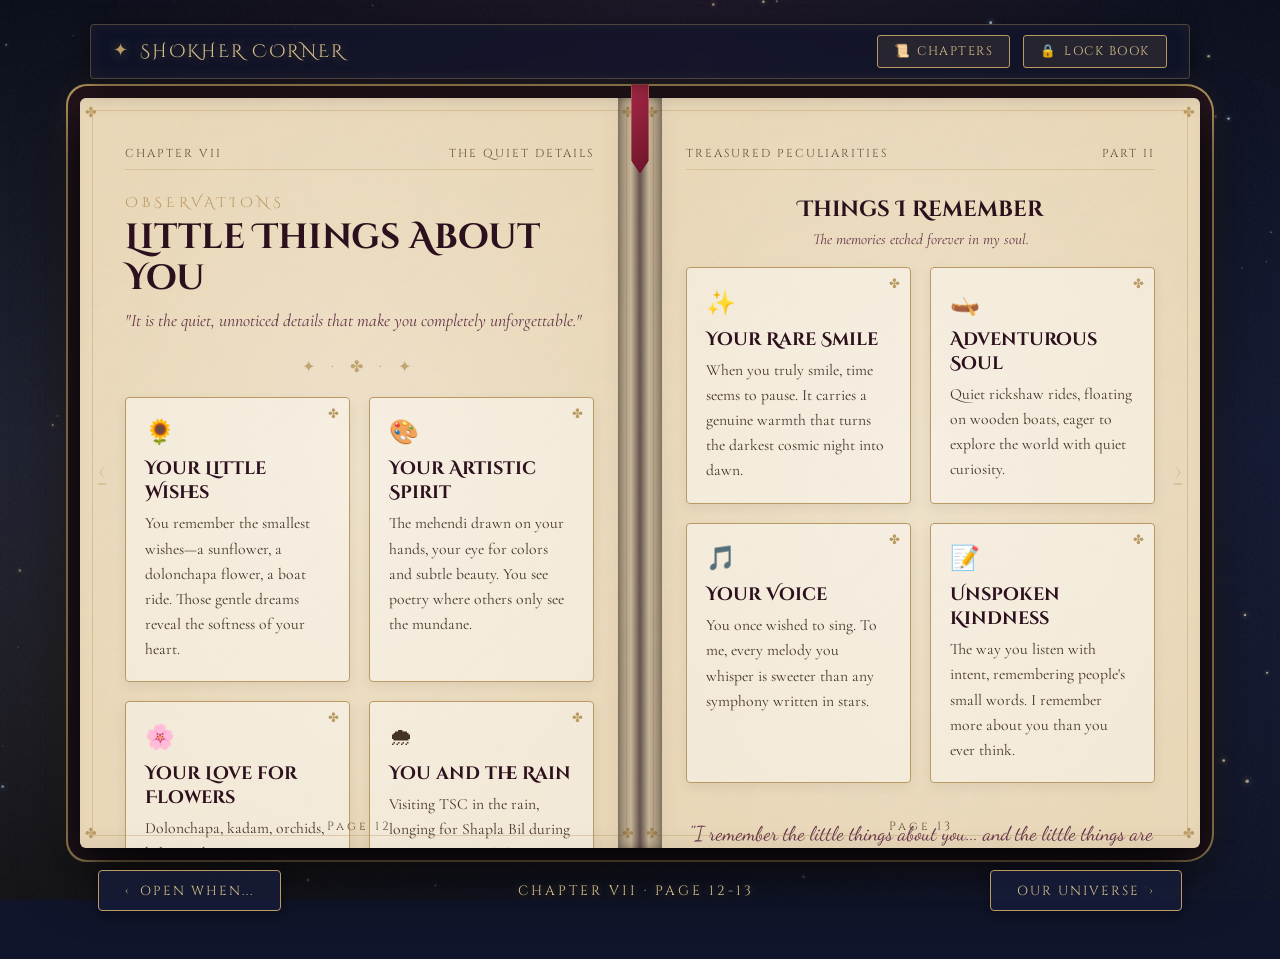
<file: little-things.html>
<!DOCTYPE html>
<html lang="en">
<head>
<meta charset="UTF-8"/>
<meta name="viewport" content="width=device-width, initial-scale=1.0"/>
<title>Little Things About You — Handwritten Observations</title>
<link href="https://fonts.googleapis.com/css2?family=Cinzel:wght@400;600;700&family=Cinzel+Decorative:wght@700&family=Cormorant+Garamond:ital,wght@0,400;0,600;1,400&family=Dancing+Script:wght@600&display=swap" rel="stylesheet"/>
<link rel="stylesheet" href="public/assets/css/storybook.css"/>
<style>
/* Little Things Cards */
.little-things-book-grid {
  display: grid;
  grid-template-columns: repeat(auto-fit, minmax(210px, 1fr));
  gap: 1.2rem;
  margin-top: 1rem;
}

.little-note-pinned {
  background: rgba(255, 255, 255, 0.45);
  border: 1px solid var(--antique-gold);
  border-radius: 4px;
  padding: 1.2rem;
  box-shadow: 0 4px 12px rgba(68, 52, 38, 0.08);
  position: relative;
  transition: all 0.3s ease;
}

.little-note-pinned:hover {
  background: #ffffff;
  transform: translateY(-2px);
  box-shadow: 0 8px 20px rgba(185, 154, 98, 0.25);
}

.little-note-pinned::before {
  content: '✤';
  position: absolute;
  top: 8px;
  right: 10px;
  color: var(--antique-gold);
  font-size: 0.8rem;
}

.lt-icon {
  font-size: 1.5rem;
  margin-bottom: 0.5rem;
  display: block;
}

.lt-title {
  font-family: 'Cinzel Decorative', serif;
  font-size: 1.1rem;
  color: var(--wine);
  margin-bottom: 0.4rem;
}

.lt-desc {
  font-family: 'Cormorant Garamond', serif;
  font-size: 0.98rem;
  line-height: 1.6;
  color: var(--ink-brown);
}
</style>
</head>
<body class="storybook-mode">

<canvas id="cosmic-bg-canvas"></canvas>
<div class="nebula-overlay"></div>

<div class="book-universe-stage">
  <header class="celestial-nav-bar">
    <a href="index.html" class="celestial-brand">
      <span class="brand-star">✦</span> SHOKHER CORNER
    </a>
    <div class="nav-actions">
      <button class="btn-toc-toggle" onclick="toggleTOC()"><span>📜</span> Chapters</button>
      <button class="btn-lock-book" onclick="lockStorybook()"><span>🔒</span> Lock Book</button>
    </div>
  </header>

  <main class="open-storybook floating" id="active-storybook">
    <div class="book-spine-crease"></div>
    <div class="book-ribbon"></div>

    <a href="open-when.html" class="page-turn-zone zone-left" title="Previous Chapter">‹</a>
    <a href="our-universe.html" class="page-turn-zone zone-right" title="Next Chapter">›</a>

    <!-- LEFT PAGE: Notes 1 - 4 -->
    <section class="book-page page-left">
      <div class="page-ornate-border">
        <span class="page-corner-bl">✤</span>
        <span class="page-corner-br">✤</span>
      </div>

      <div class="page-header-meta">
        <span>Chapter VII</span>
        <span>The Quiet Details</span>
      </div>

      <span class="chapter-numeral">Observations</span>
      <h1 class="chapter-heading">Little Things About You</h1>
      <p class="chapter-subheading">"It is the quiet, unnoticed details that make you completely unforgettable."</p>

      <div class="chapter-divider">✦ · ✤ · ✦</div>

      <div class="little-things-book-grid">
        <!-- Note 1 -->
        <div class="little-note-pinned">
          <span class="lt-icon">🌻</span>
          <h3 class="lt-title">Your Little Wishes</h3>
          <p class="lt-desc">You remember the smallest wishes—a sunflower, a dolonchapa flower, a boat ride. Those gentle dreams reveal the softness of your heart.</p>
        </div>

        <!-- Note 2 -->
        <div class="little-note-pinned">
          <span class="lt-icon">🎨</span>
          <h3 class="lt-title">Your Artistic Spirit</h3>
          <p class="lt-desc">The mehendi drawn on your hands, your eye for colors and subtle beauty. You see poetry where others only see the mundane.</p>
        </div>

        <!-- Note 3 -->
        <div class="little-note-pinned">
          <span class="lt-icon">🌸</span>
          <h3 class="lt-title">Your Love for Flowers</h3>
          <p class="lt-desc">Dolonchapa, kadam, orchids, beli. You have an entire garden blossoming in your dreams, and I cherish each petal.</p>
        </div>

        <!-- Note 4 -->
        <div class="little-note-pinned">
          <span class="lt-icon">🌧</span>
          <h3 class="lt-title">You and the Rain</h3>
          <p class="lt-desc">Visiting TSC in the rain, longing for Shapla Bil during monsoons. Rain belongs to your happiest stories.</p>
        </div>
      </div>

      <div class="page-number-footer">Page 12</div>
    </section>

    <!-- RIGHT PAGE: Notes 5 - 8 -->
    <section class="book-page page-right">
      <div class="page-ornate-border">
        <span class="page-corner-bl">✤</span>
        <span class="page-corner-br">✤</span>
      </div>

      <div class="page-header-meta">
        <span>Treasured Peculiarities</span>
        <span>Part II</span>
      </div>

      <h2 style="font-family:'Cinzel Decorative',serif;font-size:1.4rem;color:var(--wine);margin-bottom:0.4rem;text-align:center;">
        Things I Remember
      </h2>
      <p style="font-family:'Cormorant Garamond',serif;font-style:italic;text-align:center;color:var(--dusty-burgundy);font-size:0.95rem;margin-bottom:1.2rem;">
        The memories etched forever in my soul.
      </p>

      <div class="little-things-book-grid">
        <!-- Note 5 -->
        <div class="little-note-pinned">
          <span class="lt-icon">✨</span>
          <h3 class="lt-title">Your Rare Smile</h3>
          <p class="lt-desc">When you truly smile, time seems to pause. It carries a genuine warmth that turns the darkest cosmic night into dawn.</p>
        </div>

        <!-- Note 6 -->
        <div class="little-note-pinned">
          <span class="lt-icon">🛶</span>
          <h3 class="lt-title">Adventurous Soul</h3>
          <p class="lt-desc">Quiet rickshaw rides, floating on wooden boats, eager to explore the world with quiet curiosity.</p>
        </div>

        <!-- Note 7 -->
        <div class="little-note-pinned">
          <span class="lt-icon">🎵</span>
          <h3 class="lt-title">Your Voice</h3>
          <p class="lt-desc">You once wished to sing. To me, every melody you whisper is sweeter than any symphony written in stars.</p>
        </div>

        <!-- Note 8 -->
        <div class="little-note-pinned">
          <span class="lt-icon">📝</span>
          <h3 class="lt-title">Unspoken Kindness</h3>
          <p class="lt-desc">The way you listen with intent, remembering people's small words. I remember more about you than you ever think.</p>
        </div>
      </div>

      <p class="handwritten-note" style="text-align:center;margin-top:2.2rem;">
        "I remember the little things about you... and the little things are everything."
      </p>

      <div class="page-number-footer">Page 13</div>
    </section>
  </main>

  <nav class="storybook-nav-controls" aria-label="Book Navigation">
    <a href="open-when.html" class="btn-book-nav btn-prev"><span>‹</span> Open When...</a>
    <span class="book-current-indicator">Chapter VII · Page 12-13</span>
    <a href="our-universe.html" class="btn-book-nav btn-next">Our Universe <span>›</span></a>
  </nav>
</div>

<!-- Table of Contents Modal -->
<div class="toc-overlay" id="storybook-toc">
  <div class="toc-scroll-book">
    <button class="toc-close-btn" onclick="toggleTOC()">×</button>
    <h2 class="toc-title">The Chapters of Our Little Universe</h2>
    <p class="toc-sub">Turn to any page in our storybook</p>
    <ul class="toc-list">
      <li class="toc-item" onclick="window.location.href='index.html'"><span class="toc-chapter-name"><span class="toc-num">01</span> The Beginning</span><span class="toc-page-num">Cover</span></li>
      <li class="toc-item" onclick="window.location.href='our-story.html'"><span class="toc-chapter-name"><span class="toc-num">02</span> Our Story</span><span class="toc-page-num">p. 2</span></li>
      <li class="toc-item" onclick="window.location.href='shokher-corner.html'"><span class="toc-chapter-name"><span class="toc-num">03</span> Shokher Corner</span><span class="toc-page-num">p. 4</span></li>
      <li class="toc-item" onclick="window.location.href='memory-vault.html'"><span class="toc-chapter-name"><span class="toc-num">04</span> Memory Vault</span><span class="toc-page-num">p. 6</span></li>
      <li class="toc-item" onclick="window.location.href='letters.html'"><span class="toc-chapter-name"><span class="toc-num">05</span> Letters to You</span><span class="toc-page-num">p. 8</span></li>
      <li class="toc-item" onclick="window.location.href='open-when.html'"><span class="toc-chapter-name"><span class="toc-num">06</span> Open When...</span><span class="toc-page-num">p. 10</span></li>
      <li class="toc-item" onclick="window.location.href='little-things.html'"><span class="toc-chapter-name"><span class="toc-num">07</span> Little Things About You</span><span class="toc-page-num">p. 12</span></li>
      <li class="toc-item" onclick="window.location.href='our-universe.html'"><span class="toc-chapter-name"><span class="toc-num">08</span> Our Little Universe</span><span class="toc-page-num">p. 14</span></li>
      <li class="toc-item" onclick="window.location.href='someday.html'"><span class="toc-chapter-name"><span class="toc-num">09</span> Someday, Together</span><span class="toc-page-num">p. 16</span></li>
      <li class="toc-item" onclick="window.location.href='soundtrack.html'"><span class="toc-chapter-name"><span class="toc-num">10</span> Our Soundtrack</span><span class="toc-page-num">p. 18</span></li>
      <li class="toc-item" onclick="window.location.href='reasons.html'"><span class="toc-chapter-name"><span class="toc-num">11</span> Reasons I Love You</span><span class="toc-page-num">p. 20</span></li>
      <li class="toc-item" onclick="window.location.href='secret-room.html'"><span class="toc-chapter-name"><span class="toc-num">12</span> ✦ Secret Room</span><span class="toc-page-num">p. 22</span></li>
      <li class="toc-item" onclick="window.location.href='before-you-leave.html'"><span class="toc-chapter-name"><span class="toc-num">13</span> Before You Leave</span><span class="toc-page-num">p. 24</span></li>
    </ul>
  </div>
</div>

<script src="public/assets/js/storybook.js"></script>
</body>
</html>
</file>
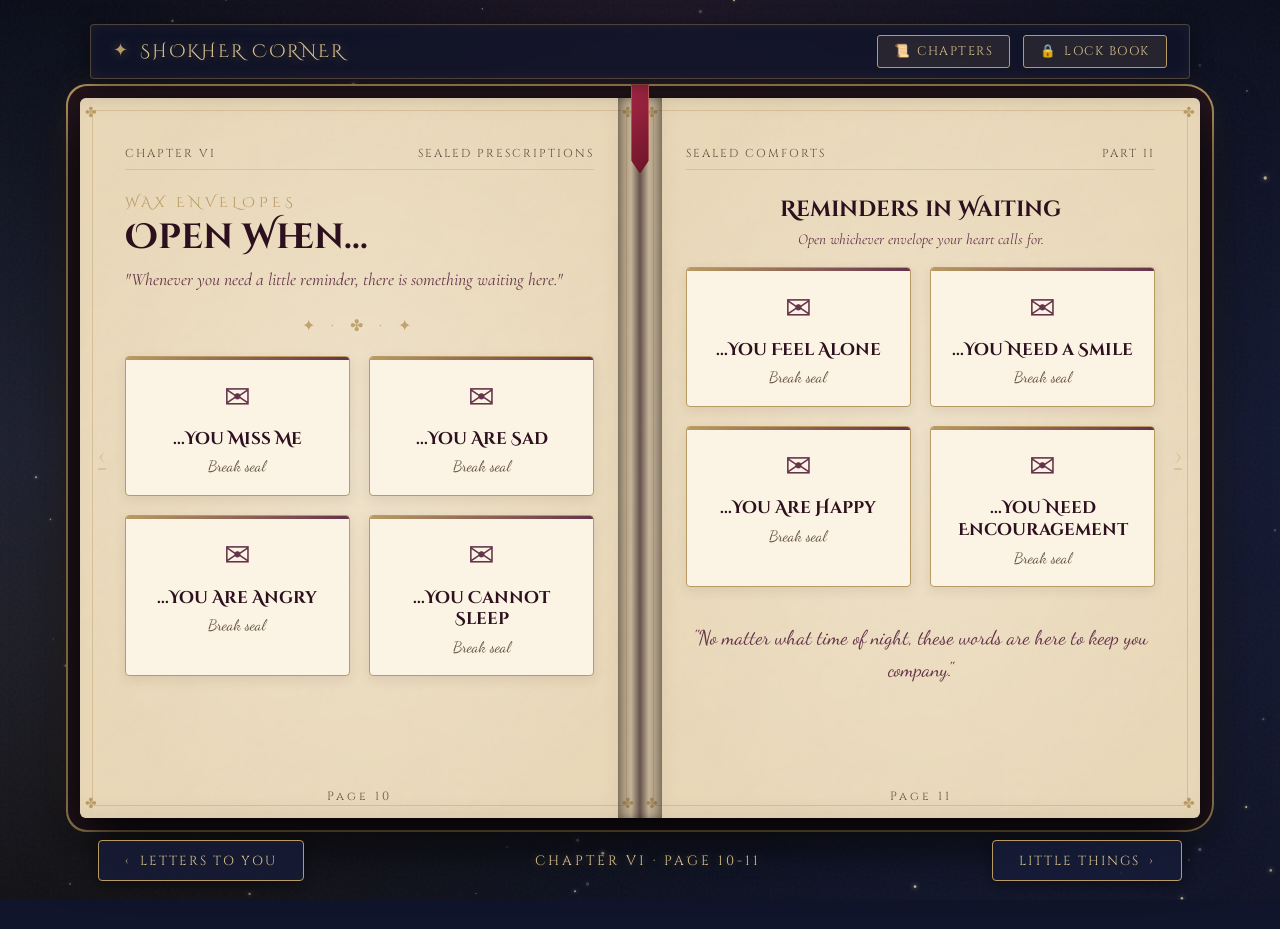
<file: open-when.html>
<!DOCTYPE html>
<html lang="en">
<head>
<meta charset="UTF-8"/>
<meta name="viewport" content="width=device-width, initial-scale=1.0"/>
<title>Open When... — Sealed Celestial Envelopes</title>
<link href="https://fonts.googleapis.com/css2?family=Cinzel:wght@400;600;700&family=Cinzel+Decorative:wght@700&family=Cormorant+Garamond:ital,wght@0,400;0,600;1,400&family=Dancing+Script:wght@600&display=swap" rel="stylesheet"/>
<link rel="stylesheet" href="public/assets/css/storybook.css"/>
<style>
/* Envelopes Grid in Storybook */
.envelopes-storybook-grid {
  display: grid;
  grid-template-columns: repeat(auto-fit, minmax(180px, 1fr));
  gap: 1.2rem;
  margin-top: 1rem;
}

.vintage-envelope-card {
  background: #fbf3e4;
  border: 1px solid var(--antique-gold);
  border-radius: 4px;
  padding: 1.2rem 1rem;
  text-align: center;
  box-shadow: 0 4px 12px rgba(68, 52, 38, 0.1);
  cursor: pointer;
  transition: all 0.3s ease;
  position: relative;
  overflow: hidden;
}

.vintage-envelope-card::before {
  content: '';
  position: absolute;
  top: 0; left: 0; right: 0;
  height: 3px;
  background: linear-gradient(to right, var(--antique-gold), var(--dusty-burgundy));
}

.vintage-envelope-card:hover {
  transform: translateY(-4px);
  box-shadow: 0 8px 25px rgba(185, 154, 98, 0.3);
  border-color: var(--dusty-burgundy);
}

.env-stamp-icon {
  font-size: 2rem;
  margin-bottom: 0.6rem;
  display: inline-block;
  color: var(--dusty-burgundy);
}

.env-card-title {
  font-family: 'Cinzel Decorative', serif;
  font-size: 1.05rem;
  color: var(--wine);
  margin-bottom: 0.4rem;
  line-height: 1.3;
}

.env-card-hint {
  font-family: 'Dancing Script', cursive;
  font-size: 0.95rem;
  color: var(--ink-faded);
}

/* Modal Reading Envelope */
.envelope-modal-overlay {
  position: fixed;
  inset: 0;
  background: rgba(11, 14, 27, 0.92);
  backdrop-filter: blur(8px);
  z-index: 200;
  display: none;
  align-items: center;
  justify-content: center;
  padding: 1.5rem;
}

.envelope-modal-overlay.active {
  display: flex;
}

.envelope-scroll-paper {
  background: #fdf6ec;
  max-width: 580px;
  width: 100%;
  padding: 2.8rem 2.2rem;
  border: 2px solid var(--antique-gold);
  border-radius: 6px;
  box-shadow: 0 20px 50px rgba(0,0,0,0.85);
  position: relative;
  text-align: center;
}

.btn-close-envelope {
  position: absolute;
  top: 12px;
  right: 16px;
  background: none;
  border: none;
  font-size: 1.8rem;
  color: var(--ink-brown);
  cursor: pointer;
}

.env-opened-title {
  font-family: 'Cinzel Decorative', serif;
  font-size: 1.5rem;
  color: var(--wine);
  margin-bottom: 1.2rem;
  border-bottom: 1px dashed rgba(185, 154, 98, 0.5);
  padding-bottom: 0.6rem;
}

.env-opened-body {
  font-family: 'Cormorant Garamond', serif;
  font-size: 1.12rem;
  line-height: 1.85;
  color: var(--ink-brown);
  text-align: left;
  white-space: pre-line;
}

.env-opened-sign {
  font-family: 'Dancing Script', cursive;
  font-size: 1.3rem;
  color: var(--dusty-burgundy);
  text-align: right;
  margin-top: 1.8rem;
}
</style>
</head>
<body class="storybook-mode">

<canvas id="cosmic-bg-canvas"></canvas>
<div class="nebula-overlay"></div>

<div class="book-universe-stage">
  <header class="celestial-nav-bar">
    <a href="index.html" class="celestial-brand">
      <span class="brand-star">✦</span> SHOKHER CORNER
    </a>
    <div class="nav-actions">
      <button class="btn-toc-toggle" onclick="toggleTOC()"><span>📜</span> Chapters</button>
      <button class="btn-lock-book" onclick="lockStorybook()"><span>🔒</span> Lock Book</button>
    </div>
  </header>

  <main class="open-storybook floating" id="active-storybook">
    <div class="book-spine-crease"></div>
    <div class="book-ribbon"></div>

    <a href="letters.html" class="page-turn-zone zone-left" title="Previous Chapter">‹</a>
    <a href="little-things.html" class="page-turn-zone zone-right" title="Next Chapter">›</a>

    <!-- LEFT PAGE: Envelopes 1 - 4 -->
    <section class="book-page page-left">
      <div class="page-ornate-border">
        <span class="page-corner-bl">✤</span>
        <span class="page-corner-br">✤</span>
      </div>

      <div class="page-header-meta">
        <span>Chapter VI</span>
        <span>Sealed Prescriptions</span>
      </div>

      <span class="chapter-numeral">Wax Envelopes</span>
      <h1 class="chapter-heading">Open When...</h1>
      <p class="chapter-subheading">"Whenever you need a little reminder, there is something waiting here."</p>

      <div class="chapter-divider">✦ · ✤ · ✦</div>

      <div class="envelopes-storybook-grid">
        <div class="vintage-envelope-card" onclick="openEnv(0)">
          <div class="env-stamp-icon">✉</div>
          <h3 class="env-card-title">...You Miss Me</h3>
          <p class="env-card-hint">Break seal</p>
        </div>
        <div class="vintage-envelope-card" onclick="openEnv(1)">
          <div class="env-stamp-icon">✉</div>
          <h3 class="env-card-title">...You Are Sad</h3>
          <p class="env-card-hint">Break seal</p>
        </div>
        <div class="vintage-envelope-card" onclick="openEnv(2)">
          <div class="env-stamp-icon">✉</div>
          <h3 class="env-card-title">...You Are Angry</h3>
          <p class="env-card-hint">Break seal</p>
        </div>
        <div class="vintage-envelope-card" onclick="openEnv(3)">
          <div class="env-stamp-icon">✉</div>
          <h3 class="env-card-title">...You Cannot Sleep</h3>
          <p class="env-card-hint">Break seal</p>
        </div>
      </div>

      <div class="page-number-footer">Page 10</div>
    </section>

    <!-- RIGHT PAGE: Envelopes 5 - 8 -->
    <section class="book-page page-right">
      <div class="page-ornate-border">
        <span class="page-corner-bl">✤</span>
        <span class="page-corner-br">✤</span>
      </div>

      <div class="page-header-meta">
        <span>Sealed Comforts</span>
        <span>Part II</span>
      </div>

      <h2 style="font-family:'Cinzel Decorative',serif;font-size:1.4rem;color:var(--wine);margin-bottom:0.4rem;text-align:center;">
        Reminders in Waiting
      </h2>
      <p style="font-family:'Cormorant Garamond',serif;font-style:italic;text-align:center;color:var(--dusty-burgundy);font-size:0.95rem;margin-bottom:1.2rem;">
        Open whichever envelope your heart calls for.
      </p>

      <div class="envelopes-storybook-grid">
        <div class="vintage-envelope-card" onclick="openEnv(4)">
          <div class="env-stamp-icon">✉</div>
          <h3 class="env-card-title">...You Feel Alone</h3>
          <p class="env-card-hint">Break seal</p>
        </div>
        <div class="vintage-envelope-card" onclick="openEnv(5)">
          <div class="env-stamp-icon">✉</div>
          <h3 class="env-card-title">...You Need a Smile</h3>
          <p class="env-card-hint">Break seal</p>
        </div>
        <div class="vintage-envelope-card" onclick="openEnv(6)">
          <div class="env-stamp-icon">✉</div>
          <h3 class="env-card-title">...You Are Happy</h3>
          <p class="env-card-hint">Break seal</p>
        </div>
        <div class="vintage-envelope-card" onclick="openEnv(7)">
          <div class="env-stamp-icon">✉</div>
          <h3 class="env-card-title">...You Need Encouragement</h3>
          <p class="env-card-hint">Break seal</p>
        </div>
      </div>

      <p class="handwritten-note" style="text-align:center;margin-top:2.2rem;">
        "No matter what time of night, these words are here to keep you company."
      </p>

      <div class="page-number-footer">Page 11</div>
    </section>
  </main>

  <nav class="storybook-nav-controls" aria-label="Book Navigation">
    <a href="letters.html" class="btn-book-nav btn-prev"><span>‹</span> Letters to You</a>
    <span class="book-current-indicator">Chapter VI · Page 10-11</span>
    <a href="little-things.html" class="btn-book-nav btn-next">Little Things <span>›</span></a>
  </nav>
</div>

<!-- Envelope Reading Modal -->
<div class="envelope-modal-overlay" id="envelopeModal" onclick="closeEnvOverlay(event)">
  <div class="envelope-scroll-paper">
    <button class="btn-close-envelope" onclick="closeEnvDirect()">×</button>
    <h2 class="env-opened-title" id="envTitle"></h2>
    <div class="env-opened-body" id="envBody"></div>
    <p class="env-opened-sign" id="envSign">— Always here with you</p>
  </div>
</div>

<!-- Table of Contents Modal -->
<div class="toc-overlay" id="storybook-toc">
  <div class="toc-scroll-book">
    <button class="toc-close-btn" onclick="toggleTOC()">×</button>
    <h2 class="toc-title">The Chapters of Our Little Universe</h2>
    <p class="toc-sub">Turn to any page in our storybook</p>
    <ul class="toc-list">
      <li class="toc-item" onclick="window.location.href='index.html'"><span class="toc-chapter-name"><span class="toc-num">01</span> The Beginning</span><span class="toc-page-num">Cover</span></li>
      <li class="toc-item" onclick="window.location.href='our-story.html'"><span class="toc-chapter-name"><span class="toc-num">02</span> Our Story</span><span class="toc-page-num">p. 2</span></li>
      <li class="toc-item" onclick="window.location.href='shokher-corner.html'"><span class="toc-chapter-name"><span class="toc-num">03</span> Shokher Corner</span><span class="toc-page-num">p. 4</span></li>
      <li class="toc-item" onclick="window.location.href='memory-vault.html'"><span class="toc-chapter-name"><span class="toc-num">04</span> Memory Vault</span><span class="toc-page-num">p. 6</span></li>
      <li class="toc-item" onclick="window.location.href='letters.html'"><span class="toc-chapter-name"><span class="toc-num">05</span> Letters to You</span><span class="toc-page-num">p. 8</span></li>
      <li class="toc-item" onclick="window.location.href='open-when.html'"><span class="toc-chapter-name"><span class="toc-num">06</span> Open When...</span><span class="toc-page-num">p. 10</span></li>
      <li class="toc-item" onclick="window.location.href='little-things.html'"><span class="toc-chapter-name"><span class="toc-num">07</span> Little Things About You</span><span class="toc-page-num">p. 12</span></li>
      <li class="toc-item" onclick="window.location.href='our-universe.html'"><span class="toc-chapter-name"><span class="toc-num">08</span> Our Little Universe</span><span class="toc-page-num">p. 14</span></li>
      <li class="toc-item" onclick="window.location.href='someday.html'"><span class="toc-chapter-name"><span class="toc-num">09</span> Someday, Together</span><span class="toc-page-num">p. 16</span></li>
      <li class="toc-item" onclick="window.location.href='soundtrack.html'"><span class="toc-chapter-name"><span class="toc-num">10</span> Our Soundtrack</span><span class="toc-page-num">p. 18</span></li>
      <li class="toc-item" onclick="window.location.href='reasons.html'"><span class="toc-chapter-name"><span class="toc-num">11</span> Reasons I Love You</span><span class="toc-page-num">p. 20</span></li>
      <li class="toc-item" onclick="window.location.href='secret-room.html'"><span class="toc-chapter-name"><span class="toc-num">12</span> ✦ Secret Room</span><span class="toc-page-num">p. 22</span></li>
      <li class="toc-item" onclick="window.location.href='before-you-leave.html'"><span class="toc-chapter-name"><span class="toc-num">13</span> Before You Leave</span><span class="toc-page-num">p. 24</span></li>
    </ul>
  </div>
</div>

<script src="public/assets/js/storybook.js"></script>
<script>
const envData = [
  {
    title: "Open When You Miss Me",
    body: "Pakhi,\n\nI know that missing someone is a heavy feeling. But remember that under the same sky, across whatever distance lies between us, my thoughts are gently resting upon you.\n\nClose your eyes for a second. Take a deep breath. I am thinking of you right now."
  },
  {
    title: "Open When You Are Sad",
    body: "It is okay to feel tired or sorrowful sometimes. You carry so much goodness in your soul, and even the brightest stars have quiet nights.\n\nBe gentle with yourself. You are deeply cherished, more than you will ever know."
  },
  {
    title: "Open When You Are Angry",
    body: "Take your time. Let the stormy winds blow through without feeling guilty. When the air clears, I will still be here, holding your hand and listening to every word you want to say."
  },
  {
    title: "Open When You Cannot Sleep",
    body: "The night is peaceful, Pakhi. Think of the river breeze during our boat ride, or the warmth of holding hands in the quiet moments.\n\nRest your eyes. Tomorrow brings new light and new moments for us."
  },
  {
    title: "Open When You Feel Alone",
    body: "You are never alone. This entire book, this celestial universe, and every little dream recorded here exists as living proof that you are loved unconditionally."
  },
  {
    title: "Open When You Need a Smile",
    body: "Remember the first time I fulfilled your sunflower wish? Or how proud you looked holding the dolonchapa at TSC?\n\nYour smile has always been my favorite sight in the world. Wear it proudly today!"
  },
  {
    title: "Open When You Are Happy",
    body: "Your joy is infectious! Seeing you happy is the sweetest melody. Celebrate this day, soak in every bit of sunshine, and know that your happiness makes my entire world complete."
  },
  {
    title: "Open When You Need Encouragement",
    body: "You have an incredible strength, Pakhi. You are talented, artistic, and resilient. Believe in yourself just half as much as I believe in you, and nothing will be impossible."
  }
];

function openEnv(idx) {
  const item = envData[idx];
  document.getElementById('envTitle').textContent = item.title;
  document.getElementById('envBody').textContent = item.body;
  document.getElementById('envelopeModal').classList.add('active');
}

function closeEnvDirect() {
  document.getElementById('envelopeModal').classList.remove('active');
}

function closeEnvOverlay(e) {
  if (e.target.id === 'envelopeModal') closeEnvDirect();
}
</script>
</body>
</html>
</file>
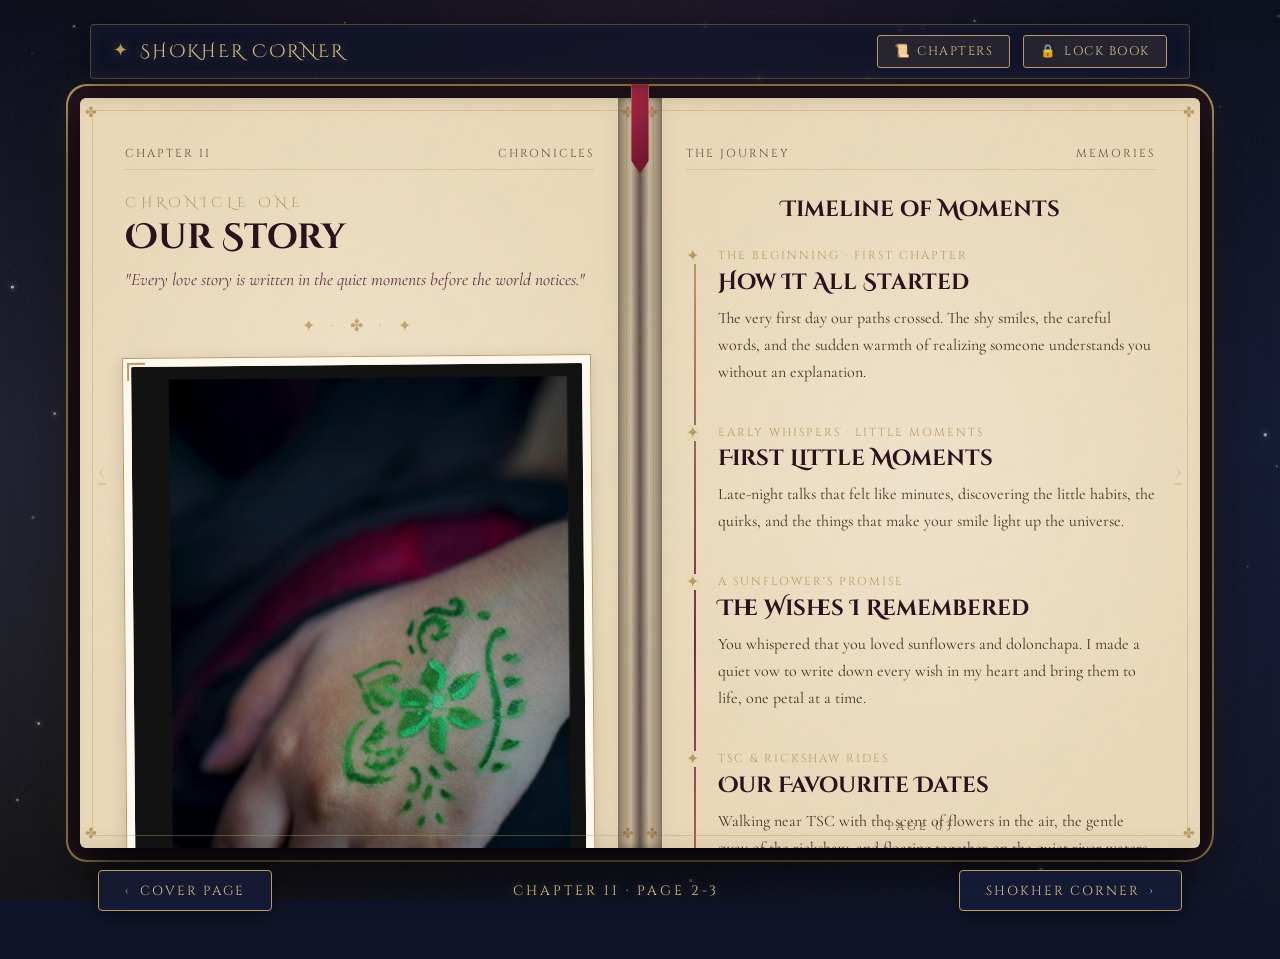
<file: our-story.html>
<!DOCTYPE html>
<html lang="en">
<head>
<meta charset="UTF-8"/>
<meta name="viewport" content="width=device-width, initial-scale=1.0"/>
<title>Our Story — The Vintage Cosmic Storybook</title>
<link href="https://fonts.googleapis.com/css2?family=Cinzel:wght@400;600;700&family=Cinzel+Decorative:wght@700&family=Cormorant+Garamond:ital,wght@0,400;0,600;1,400&family=Dancing+Script:wght@600&display=swap" rel="stylesheet"/>
<link rel="stylesheet" href="public/assets/css/storybook.css"/>
<style>
/* Storybook Timeline Styling */
.vintage-timeline {
  position: relative;
  padding-left: 2rem;
  margin-top: 1.5rem;
}

.vintage-timeline::before {
  content: '';
  position: absolute;
  top: 10px;
  bottom: 10px;
  left: 8px;
  width: 2px;
  background: linear-gradient(to bottom, var(--antique-gold), var(--dusty-burgundy), var(--antique-gold));
  border-radius: 1px;
}

.timeline-entry-book {
  position: relative;
  margin-bottom: 2.4rem;
}

.timeline-entry-book::before {
  content: '✦';
  position: absolute;
  left: -2rem;
  top: 0px;
  color: var(--antique-gold);
  font-size: 1rem;
  background: var(--antique-parchment);
  line-height: 1;
}

.tl-entry-date {
  font-family: 'Cinzel', serif;
  font-size: 0.72rem;
  letter-spacing: 2px;
  color: var(--antique-gold);
  text-transform: uppercase;
  margin-bottom: 0.3rem;
}

.tl-entry-title {
  font-family: 'Cinzel Decorative', 'Cinzel', serif;
  font-size: 1.35rem;
  color: var(--wine);
  margin-bottom: 0.5rem;
}

.tl-entry-narrative {
  font-family: 'Cormorant Garamond', serif;
  font-size: 1rem;
  line-height: 1.7;
  color: var(--ink-brown);
}
</style>
</head>
<body class="storybook-mode">

<!-- Background Cosmic Canvas -->
<canvas id="cosmic-bg-canvas"></canvas>
<div class="nebula-overlay"></div>

<div class="book-universe-stage">
  <!-- Celestial Navigation Bar -->
  <header class="celestial-nav-bar">
    <a href="index.html" class="celestial-brand">
      <span class="brand-star">✦</span> SHOKHER CORNER
    </a>
    <div class="nav-actions">
      <button class="btn-toc-toggle" onclick="toggleTOC()">
        <span>📜</span> Chapters
      </button>
      <button class="btn-lock-book" onclick="lockStorybook()">
        <span>🔒</span> Lock Book
      </button>
    </div>
  </header>

  <!-- Open Storybook Container -->
  <main class="open-storybook floating" id="active-storybook">
    <!-- Center Spine & Ribbon Bookmark -->
    <div class="book-spine-crease"></div>
    <div class="book-ribbon"></div>

    <!-- Page Click Turn Zones -->
    <a href="index.html" class="page-turn-zone zone-left" title="Previous Chapter">‹</a>
    <a href="shokher-corner.html" class="page-turn-zone zone-right" title="Next Chapter">›</a>

    <!-- LEFT PAGE: Chapter Introduction -->
    <section class="book-page page-left">
      <div class="page-ornate-border">
        <span class="page-corner-bl">✤</span>
        <span class="page-corner-br">✤</span>
      </div>

      <div class="page-header-meta">
        <span>Chapter II</span>
        <span>Chronicles</span>
      </div>

      <span class="chapter-numeral">Chronicle One</span>
      <h1 class="chapter-heading">Our Story</h1>
      <p class="chapter-subheading">"Every love story is written in the quiet moments before the world notices."</p>

      <div class="chapter-divider">✦ · ✤ · ✦</div>

      <!-- Illustrated Opening Photograph -->
      <div class="antique-photo-frame antique-photo-corners">
        <img src="public/assets/images/gallery/memory1.jpg" alt="Our Story Portrait" loading="lazy"/>
        <p class="antique-photo-caption">"Where every tomorrow began with a single hello."</p>
      </div>

      <div class="storybook-prose storybook-dropcap" style="margin-top:1.5rem;">
        <p>
          Some stories do not begin with grand celebrations or sudden declarations. They unfold quietly, like constellations emerging one by one in the evening twilight.
        </p>
        <p>
          This is the record of our days—the laughter, the quiet walks, the little dreams that found a home between two souls. Turn through the pages to remember how we began.
        </p>
      </div>

      <div class="page-number-footer">Page 02</div>
    </section>

    <!-- RIGHT PAGE: Illustrated Timeline -->
    <section class="book-page page-right">
      <div class="page-ornate-border">
        <span class="page-corner-bl">✤</span>
        <span class="page-corner-br">✤</span>
      </div>

      <div class="page-header-meta">
        <span>The Journey</span>
        <span>Memories</span>
      </div>

      <h2 style="font-family:'Cinzel Decorative',serif;font-size:1.4rem;color:var(--wine);margin-bottom:0.8rem;text-align:center;">
        Timeline of Moments
      </h2>

      <div class="vintage-timeline">
        <!-- Entry 1 -->
        <div class="timeline-entry-book">
          <p class="tl-entry-date">The Beginning · First Chapter</p>
          <h3 class="tl-entry-title">How It All Started</h3>
          <p class="tl-entry-narrative">
            The very first day our paths crossed. The shy smiles, the careful words, and the sudden warmth of realizing someone understands you without an explanation.
          </p>
        </div>

        <!-- Entry 2 -->
        <div class="timeline-entry-book">
          <p class="tl-entry-date">Early Whispers · Little Moments</p>
          <h3 class="tl-entry-title">First Little Moments</h3>
          <p class="tl-entry-narrative">
            Late-night talks that felt like minutes, discovering the little habits, the quirks, and the things that make your smile light up the universe.
          </p>
        </div>

        <!-- Entry 3 -->
        <div class="timeline-entry-book">
          <p class="tl-entry-date">A Sunflower's Promise</p>
          <h3 class="tl-entry-title">The Wishes I Remembered</h3>
          <p class="tl-entry-narrative">
            You whispered that you loved sunflowers and dolonchapa. I made a quiet vow to write down every wish in my heart and bring them to life, one petal at a time.
          </p>
        </div>

        <!-- Entry 4 -->
        <div class="timeline-entry-book">
          <p class="tl-entry-date">TSC &amp; Rickshaw Rides</p>
          <h3 class="tl-entry-title">Our Favourite Dates</h3>
          <p class="tl-entry-narrative">
            Walking near TSC with the scent of flowers in the air, the gentle sway of the rickshaw, and floating together on the quiet river waters.
          </p>
        </div>

        <!-- Entry 5 -->
        <div class="timeline-entry-book">
          <p class="tl-entry-date">Still Being Written</p>
          <h3 class="tl-entry-title">The Dreams Ahead</h3>
          <p class="tl-entry-narrative">
            This storybook is far from complete. There are still rainy days to share, journeys to take, and a lifetime of little dreams waiting to unfold.
          </p>
        </div>
      </div>

      <p class="handwritten-note" style="text-align:center;margin-top:1.5rem;">
        "With every page, I fall in love with you all over again."
      </p>

      <div class="page-number-footer">Page 03</div>
    </section>
  </main>

  <!-- Bottom Page Navigation Controls -->
  <nav class="storybook-nav-controls" aria-label="Book Navigation">
    <a href="index.html" class="btn-book-nav btn-prev">
      <span>‹</span> Cover Page
    </a>
    <span class="book-current-indicator">Chapter II · Page 2-3</span>
    <a href="shokher-corner.html" class="btn-book-nav btn-next">
      Shokher Corner <span>›</span>
    </a>
  </nav>
</div>

<!-- Table of Contents Modal -->
<div class="toc-overlay" id="storybook-toc">
  <div class="toc-scroll-book">
    <button class="toc-close-btn" onclick="toggleTOC()">×</button>
    <h2 class="toc-title">The Chapters of Our Little Universe</h2>
    <p class="toc-sub">Turn to any page in our storybook</p>
    <ul class="toc-list">
      <li class="toc-item" onclick="window.location.href='index.html'">
        <span class="toc-chapter-name"><span class="toc-num">01</span> The Beginning — Home</span>
        <span class="toc-page-num">Cover</span>
      </li>
      <li class="toc-item" onclick="window.location.href='our-story.html'">
        <span class="toc-chapter-name"><span class="toc-num">02</span> Our Story — Timeline</span>
        <span class="toc-page-num">p. 2</span>
      </li>
      <li class="toc-item" onclick="window.location.href='shokher-corner.html'">
        <span class="toc-chapter-name"><span class="toc-num">03</span> Shokher Corner — Her Wishes</span>
        <span class="toc-page-num">p. 4</span>
      </li>
      <li class="toc-item" onclick="window.location.href='memory-vault.html'">
        <span class="toc-chapter-name"><span class="toc-num">04</span> Memory Vault — Photo Journal</span>
        <span class="toc-page-num">p. 6</span>
      </li>
      <li class="toc-item" onclick="window.location.href='letters.html'">
        <span class="toc-chapter-name"><span class="toc-num">05</span> Letters to You</span>
        <span class="toc-page-num">p. 8</span>
      </li>
      <li class="toc-item" onclick="window.location.href='open-when.html'">
        <span class="toc-chapter-name"><span class="toc-num">06</span> Open When... Sealed Notes</span>
        <span class="toc-page-num">p. 10</span>
      </li>
      <li class="toc-item" onclick="window.location.href='little-things.html'">
        <span class="toc-chapter-name"><span class="toc-num">07</span> Little Things About You</span>
        <span class="toc-page-num">p. 12</span>
      </li>
      <li class="toc-item" onclick="window.location.href='our-universe.html'">
        <span class="toc-chapter-name"><span class="toc-num">08</span> Our Little Universe — Constellations</span>
        <span class="toc-page-num">p. 14</span>
      </li>
      <li class="toc-item" onclick="window.location.href='someday.html'">
        <span class="toc-chapter-name"><span class="toc-num">09</span> Someday, Together — Bucket List</span>
        <span class="toc-page-num">p. 16</span>
      </li>
      <li class="toc-item" onclick="window.location.href='soundtrack.html'">
        <span class="toc-chapter-name"><span class="toc-num">10</span> Our Soundtrack — Melody &amp; Lyrics</span>
        <span class="toc-page-num">p. 18</span>
      </li>
      <li class="toc-item" onclick="window.location.href='reasons.html'">
        <span class="toc-chapter-name"><span class="toc-num">11</span> Reasons I Love You</span>
        <span class="toc-page-num">p. 20</span>
      </li>
      <li class="toc-item" onclick="window.location.href='secret-room.html'">
        <span class="toc-chapter-name"><span class="toc-num">12</span> ✦ Secret Room — The Hidden Key</span>
        <span class="toc-page-num">p. 22</span>
      </li>
      <li class="toc-item" onclick="window.location.href='before-you-leave.html'">
        <span class="toc-chapter-name"><span class="toc-num">13</span> Before You Leave — Final Inscription</span>
        <span class="toc-page-num">p. 24</span>
      </li>
    </ul>
  </div>
</div>

<script src="public/assets/js/storybook.js"></script>
</body>
</html>
</file>
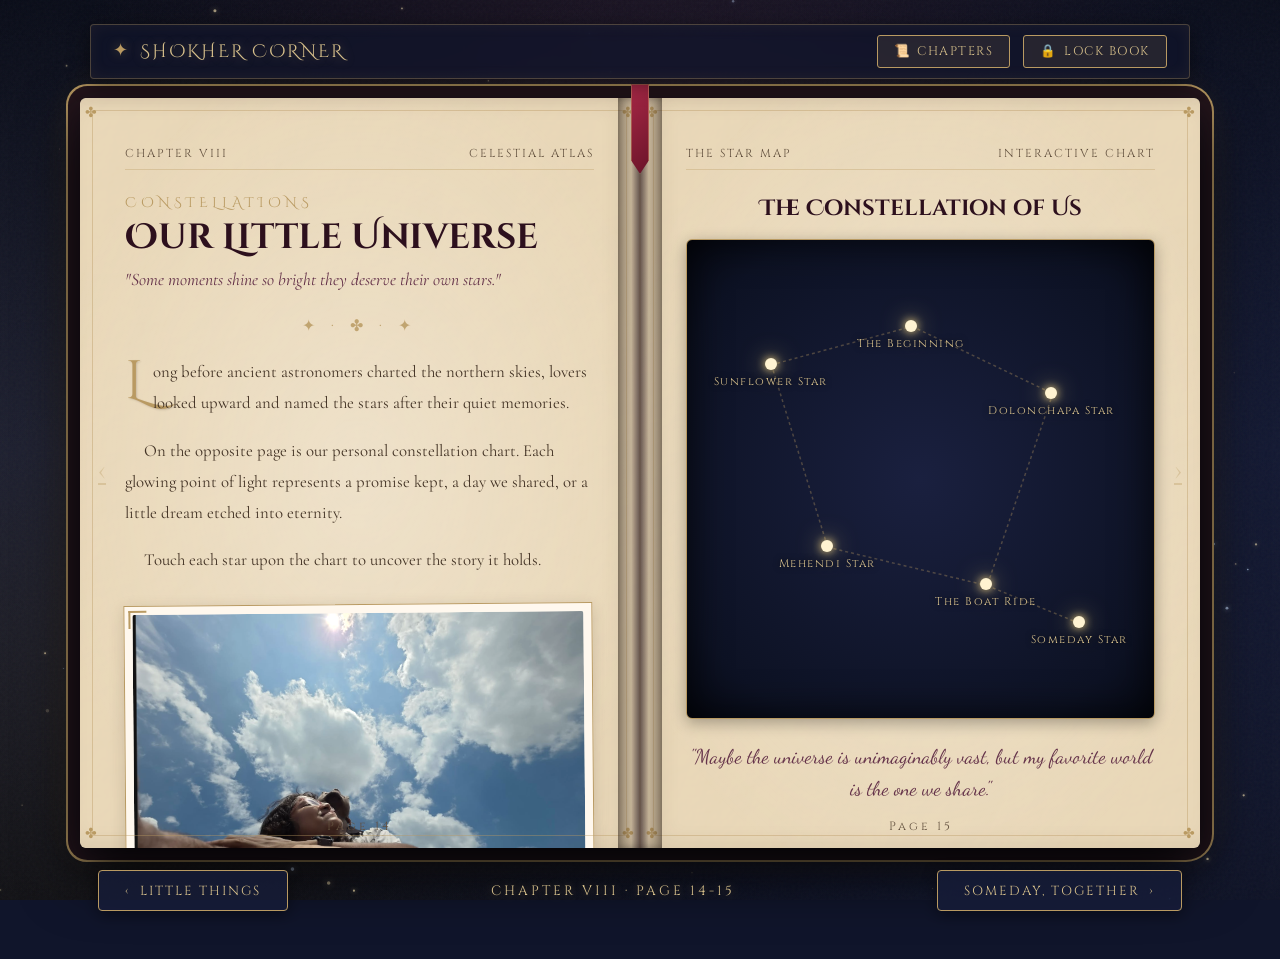
<file: our-universe.html>
<!DOCTYPE html>
<html lang="en">
<head>
<meta charset="UTF-8"/>
<meta name="viewport" content="width=device-width, initial-scale=1.0"/>
<title>Our Little Universe — Constellations of Memories</title>
<link href="https://fonts.googleapis.com/css2?family=Cinzel:wght@400;600;700&family=Cinzel+Decorative:wght@700&family=Cormorant+Garamond:ital,wght@0,400;0,600;1,400&family=Dancing+Script:wght@600&display=swap" rel="stylesheet"/>
<link rel="stylesheet" href="public/assets/css/storybook.css"/>
<style>
/* Deep Cosmic Sky inside the Book Pages */
.cosmic-book-chart {
  position: relative;
  width: 100%;
  height: 480px;
  background: radial-gradient(circle at 50% 50%, #1a203f 0%, #0d1224 80%, #060914 100%);
  border: 1px solid var(--antique-gold);
  border-radius: 6px;
  box-shadow: inset 0 0 40px rgba(0,0,0,0.8), 0 4px 15px rgba(0,0,0,0.3);
  overflow: hidden;
  margin-top: 1rem;
}

.cosmic-chart-svg {
  position: absolute;
  inset: 0;
  width: 100%;
  height: 100%;
  pointer-events: none;
}

.universe-star-node {
  position: absolute;
  transform: translate(-50%, -50%);
  cursor: pointer;
  z-index: 5;
  transition: transform 0.3s ease;
}

.universe-star-node:hover {
  transform: translate(-50%, -50%) scale(1.3);
}

.universe-star-core {
  width: 12px;
  height: 12px;
  background: #fff3d1;
  border-radius: 50%;
  box-shadow: 0 0 10px #ffdf88, 0 0 25px rgba(255, 223, 136, 0.7);
  animation: starPulse 2.5s infinite alternate;
}

@keyframes starPulse {
  0% { transform: scale(0.85); opacity: 0.7; }
  100% { transform: scale(1.2); opacity: 1; box-shadow: 0 0 16px #ffdf88, 0 0 35px #ffeebb; }
}

.universe-star-label {
  position: absolute;
  top: 16px;
  left: 50%;
  transform: translateX(-50%);
  font-family: 'Cinzel', serif;
  font-size: 0.7rem;
  letter-spacing: 1.5px;
  color: var(--champagne-gold);
  white-space: nowrap;
  text-shadow: 0 0 6px rgba(0,0,0,0.9);
  pointer-events: none;
}

/* Modal for Star Memory */
.star-memory-modal {
  position: fixed;
  inset: 0;
  background: rgba(11, 14, 27, 0.92);
  backdrop-filter: blur(8px);
  z-index: 200;
  display: none;
  align-items: center;
  justify-content: center;
  padding: 1.5rem;
}

.star-memory-modal.active {
  display: flex;
}

.star-memory-paper {
  background: #fdf6ec;
  max-width: 520px;
  width: 100%;
  padding: 2.5rem 2rem;
  border: 2px solid var(--antique-gold);
  border-radius: 6px;
  box-shadow: 0 20px 50px rgba(0,0,0,0.85);
  position: relative;
  text-align: center;
}

.btn-close-star {
  position: absolute;
  top: 12px;
  right: 16px;
  background: none;
  border: none;
  font-size: 1.8rem;
  color: var(--ink-brown);
  cursor: pointer;
}

.star-mem-title {
  font-family: 'Cinzel Decorative', serif;
  font-size: 1.6rem;
  color: var(--wine);
  margin-bottom: 0.4rem;
}

.star-mem-date {
  font-family: 'Cinzel', serif;
  font-size: 0.75rem;
  letter-spacing: 2px;
  color: var(--antique-gold);
  text-transform: uppercase;
  margin-bottom: 1.2rem;
}

.star-mem-body {
  font-family: 'Cormorant Garamond', serif;
  font-size: 1.1rem;
  line-height: 1.8;
  color: var(--ink-brown);
  text-align: left;
}
</style>
</head>
<body class="storybook-mode">

<canvas id="cosmic-bg-canvas"></canvas>
<div class="nebula-overlay"></div>

<div class="book-universe-stage">
  <header class="celestial-nav-bar">
    <a href="index.html" class="celestial-brand">
      <span class="brand-star">✦</span> SHOKHER CORNER
    </a>
    <div class="nav-actions">
      <button class="btn-toc-toggle" onclick="toggleTOC()"><span>📜</span> Chapters</button>
      <button class="btn-lock-book" onclick="lockStorybook()"><span>🔒</span> Lock Book</button>
    </div>
  </header>

  <main class="open-storybook floating" id="active-storybook">
    <div class="book-spine-crease"></div>
    <div class="book-ribbon"></div>

    <a href="little-things.html" class="page-turn-zone zone-left" title="Previous Chapter">‹</a>
    <a href="someday.html" class="page-turn-zone zone-right" title="Next Chapter">›</a>

    <!-- LEFT PAGE: Celestial Lore & Intro -->
    <section class="book-page page-left">
      <div class="page-ornate-border">
        <span class="page-corner-bl">✤</span>
        <span class="page-corner-br">✤</span>
      </div>

      <div class="page-header-meta">
        <span>Chapter VIII</span>
        <span>Celestial Atlas</span>
      </div>

      <span class="chapter-numeral">Constellations</span>
      <h1 class="chapter-heading">Our Little Universe</h1>
      <p class="chapter-subheading">"Some moments shine so bright they deserve their own stars."</p>

      <div class="chapter-divider">✦ · ✤ · ✦</div>

      <div class="storybook-prose storybook-dropcap">
        <p>
          Long before ancient astronomers charted the northern skies, lovers looked upward and named the stars after their quiet memories.
        </p>
        <p>
          On the opposite page is our personal constellation chart. Each glowing point of light represents a promise kept, a day we shared, or a little dream etched into eternity.
        </p>
        <p>
          Touch each star upon the chart to uncover the story it holds.
        </p>
      </div>

      <div class="antique-photo-frame antique-photo-corners" style="margin-top:1.8rem;">
        <img src="public/assets/images/gallery/memory5.jpg" alt="Starlit Memory" loading="lazy"/>
        <p class="antique-photo-caption">"Written among the eternal constellations."</p>
      </div>

      <div class="page-number-footer">Page 14</div>
    </section>

    <!-- RIGHT PAGE: Interactive Star Chart -->
    <section class="book-page page-right">
      <div class="page-ornate-border">
        <span class="page-corner-bl">✤</span>
        <span class="page-corner-br">✤</span>
      </div>

      <div class="page-header-meta">
        <span>The Star Map</span>
        <span>Interactive Chart</span>
      </div>

      <h2 style="font-family:'Cinzel Decorative',serif;font-size:1.35rem;color:var(--wine);margin-bottom:0.4rem;text-align:center;">
        The Constellation of Us
      </h2>

      <!-- Cosmic Chart Container -->
      <div class="cosmic-book-chart" id="starChartContainer">
        <svg class="cosmic-chart-svg" id="chartSvgLines"></svg>
      </div>

      <p class="handwritten-note" style="text-align:center;margin-top:1.4rem;">
        "Maybe the universe is unimaginably vast, but my favorite world is the one we share."
      </p>

      <div class="page-number-footer">Page 15</div>
    </section>
  </main>

  <nav class="storybook-nav-controls" aria-label="Book Navigation">
    <a href="little-things.html" class="btn-book-nav btn-prev"><span>‹</span> Little Things</a>
    <span class="book-current-indicator">Chapter VIII · Page 14-15</span>
    <a href="someday.html" class="btn-book-nav btn-next">Someday, Together <span>›</span></a>
  </nav>
</div>

<!-- Star Memory Modal -->
<div class="star-memory-modal" id="starModal" onclick="closeStarOverlay(event)">
  <div class="star-memory-paper">
    <button class="btn-close-star" onclick="closeStarDirect()">×</button>
    <div style="font-size:2rem;color:var(--antique-gold);margin-bottom:0.4rem;">✦</div>
    <h3 class="star-mem-title" id="starTitle"></h3>
    <p class="star-mem-date" id="starDate"></p>
    <p class="star-mem-body" id="starBody"></p>
  </div>
</div>

<!-- Table of Contents Modal -->
<div class="toc-overlay" id="storybook-toc">
  <div class="toc-scroll-book">
    <button class="toc-close-btn" onclick="toggleTOC()">×</button>
    <h2 class="toc-title">The Chapters of Our Little Universe</h2>
    <p class="toc-sub">Turn to any page in our storybook</p>
    <ul class="toc-list">
      <li class="toc-item" onclick="window.location.href='index.html'"><span class="toc-chapter-name"><span class="toc-num">01</span> The Beginning</span><span class="toc-page-num">Cover</span></li>
      <li class="toc-item" onclick="window.location.href='our-story.html'"><span class="toc-chapter-name"><span class="toc-num">02</span> Our Story</span><span class="toc-page-num">p. 2</span></li>
      <li class="toc-item" onclick="window.location.href='shokher-corner.html'"><span class="toc-chapter-name"><span class="toc-num">03</span> Shokher Corner</span><span class="toc-page-num">p. 4</span></li>
      <li class="toc-item" onclick="window.location.href='memory-vault.html'"><span class="toc-chapter-name"><span class="toc-num">04</span> Memory Vault</span><span class="toc-page-num">p. 6</span></li>
      <li class="toc-item" onclick="window.location.href='letters.html'"><span class="toc-chapter-name"><span class="toc-num">05</span> Letters to You</span><span class="toc-page-num">p. 8</span></li>
      <li class="toc-item" onclick="window.location.href='open-when.html'"><span class="toc-chapter-name"><span class="toc-num">06</span> Open When...</span><span class="toc-page-num">p. 10</span></li>
      <li class="toc-item" onclick="window.location.href='little-things.html'"><span class="toc-chapter-name"><span class="toc-num">07</span> Little Things About You</span><span class="toc-page-num">p. 12</span></li>
      <li class="toc-item" onclick="window.location.href='our-universe.html'"><span class="toc-chapter-name"><span class="toc-num">08</span> Our Little Universe</span><span class="toc-page-num">p. 14</span></li>
      <li class="toc-item" onclick="window.location.href='someday.html'"><span class="toc-chapter-name"><span class="toc-num">09</span> Someday, Together</span><span class="toc-page-num">p. 16</span></li>
      <li class="toc-item" onclick="window.location.href='soundtrack.html'"><span class="toc-chapter-name"><span class="toc-num">10</span> Our Soundtrack</span><span class="toc-page-num">p. 18</span></li>
      <li class="toc-item" onclick="window.location.href='reasons.html'"><span class="toc-chapter-name"><span class="toc-num">11</span> Reasons I Love You</span><span class="toc-page-num">p. 20</span></li>
      <li class="toc-item" onclick="window.location.href='secret-room.html'"><span class="toc-chapter-name"><span class="toc-num">12</span> ✦ Secret Room</span><span class="toc-page-num">p. 22</span></li>
      <li class="toc-item" onclick="window.location.href='before-you-leave.html'"><span class="toc-chapter-name"><span class="toc-num">13</span> Before You Leave</span><span class="toc-page-num">p. 24</span></li>
    </ul>
  </div>
</div>

<script src="public/assets/js/storybook.js"></script>
<script>
const starNodes = [
  { x: 18, y: 26, name: "Sunflower Star", title: "The Sunflower Star", date: "First Promise Kept", story: "Pakhi, eta tomar deya amar first kono dream. Ekbar bolesila sunflower dite. Kothay kothay ami eta likhe rekhechilam. Ek jaigai erokom seta ami disilam. First dream which ami puron koresi." },
  { x: 48, y: 18, name: "The Beginning", title: "Where Our Story Began", date: "The Spark", story: "The moment our eyes met and words found a rhythm. The universe seemed to quiet down just to let our story take breath." },
  { x: 78, y: 32, name: "Dolonchapa Star", title: "A Day at TSC", date: "TSC & Dolonchapa", story: "TSC date and dolonchapa. Rickshaw diye ghura. Tomake dolonchapa kine disi. Tumi bolsila, puron koresi as an artist." },
  { x: 30, y: 64, name: "Mehendi Star", title: "A Little Art of Yours", date: "Delicate Creativity", story: "Tomar ei shokh. The mehendi drawn on your hand. A quiet celebration of the artist living inside your gentle heart." },
  { x: 64, y: 72, name: "The Boat Ride", title: "Somewhere on the Water", date: "Floating Free", story: "Noukae ghura amar shob favourite memory-r modhye ekta. Floating softly between the silver ripples and the sky." },
  { x: 84, y: 80, name: "Someday Star", title: "A Dream for Someday", date: "Unwritten Future", story: "The rainy day at Shapla Bil, the blue saree, the quiet adventures that are still waiting for our footsteps." }
];

const container = document.getElementById('starChartContainer');
const svgLines = document.getElementById('chartSvgLines');

starNodes.forEach((node, idx) => {
  const el = document.createElement('div');
  el.className = 'universe-star-node';
  el.style.left = node.x + '%';
  el.style.top = node.y + '%';
  el.innerHTML = `
    <div class="universe-star-core"></div>
    <span class="universe-star-label">${node.name}</span>
  `;
  el.addEventListener('click', () => openStar(idx));
  container.appendChild(el);
});

// Draw Constellation Lines
const links = [[0,1], [1,2], [0,3], [3,4], [4,5], [2,4]];
function renderLines() {
  const w = container.offsetWidth;
  const h = container.offsetHeight;
  svgLines.innerHTML = '';
  links.forEach(([a, b]) => {
    const na = starNodes[a];
    const nb = starNodes[b];
    const line = document.createElementNS('http://www.w3.org/2000/svg', 'line');
    line.setAttribute('x1', (na.x / 100) * w);
    line.setAttribute('y1', (na.y / 100) * h);
    line.setAttribute('x2', (nb.x / 100) * w);
    line.setAttribute('y2', (nb.y / 100) * h);
    line.setAttribute('stroke', 'rgba(185, 154, 98, 0.35)');
    line.setAttribute('stroke-width', '1.5');
    line.setAttribute('stroke-dasharray', '3 3');
    svgLines.appendChild(line);
  });
}

setTimeout(renderLines, 100);
window.addEventListener('resize', renderLines);

function openStar(idx) {
  const item = starNodes[idx];
  document.getElementById('starTitle').textContent = item.title;
  document.getElementById('starDate').textContent = item.date;
  document.getElementById('starBody').textContent = item.story;
  document.getElementById('starModal').classList.add('active');
}

function closeStarDirect() {
  document.getElementById('starModal').classList.remove('active');
}

function closeStarOverlay(e) {
  if (e.target.id === 'starModal') closeStarDirect();
}
</script>
</body>
</html>
</file>
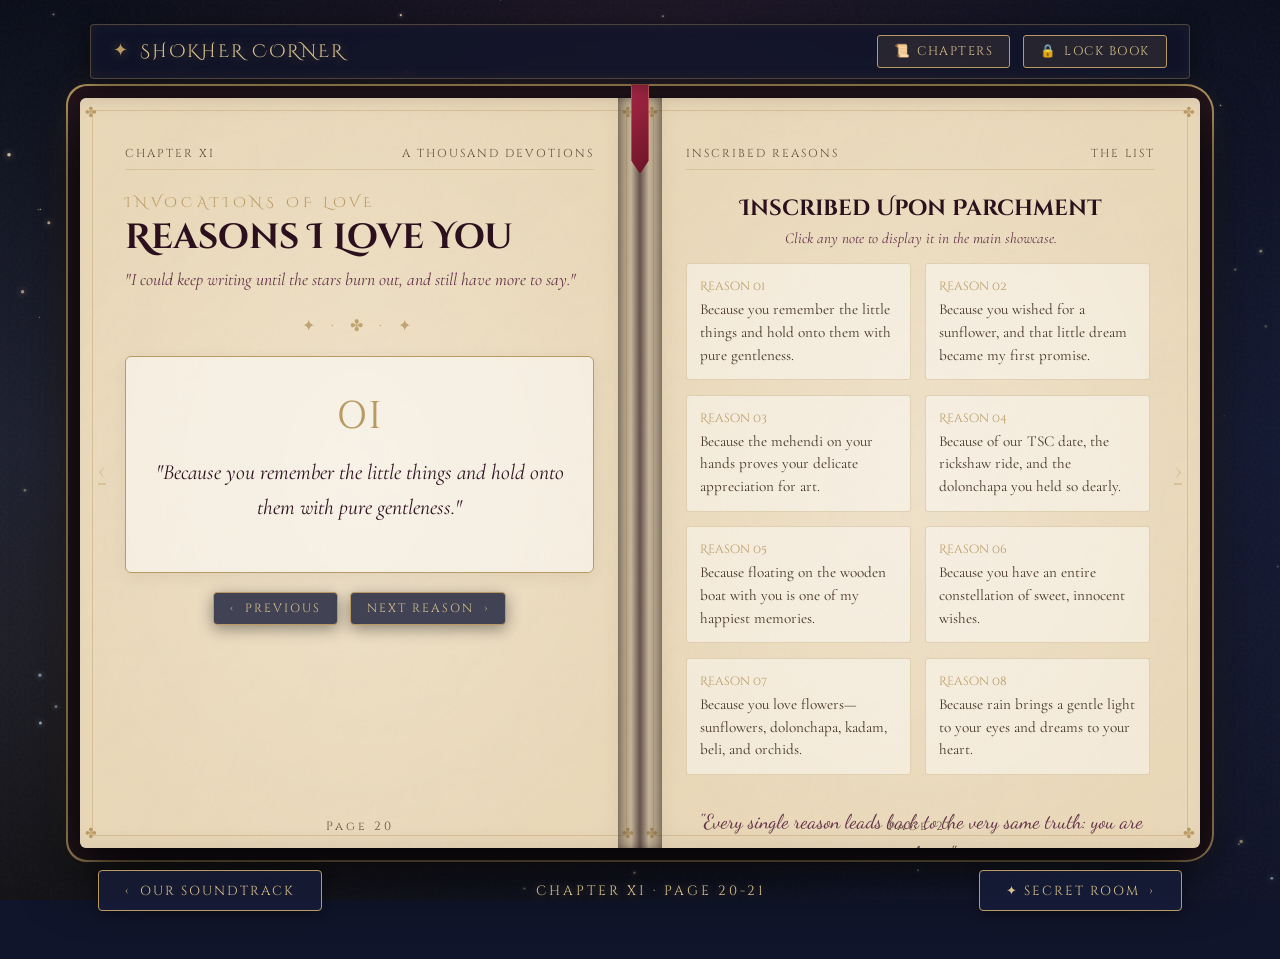
<file: reasons.html>
<!DOCTYPE html>
<html lang="en">
<head>
<meta charset="UTF-8"/>
<meta name="viewport" content="width=device-width, initial-scale=1.0"/>
<title>Reasons I Love You — A Hundred Little Notes</title>
<link href="https://fonts.googleapis.com/css2?family=Cinzel:wght@400;600;700&family=Cinzel+Decorative:wght@700&family=Cormorant+Garamond:ital,wght@0,400;0,600;1,400&family=Dancing+Script:wght@600&display=swap" rel="stylesheet"/>
<link rel="stylesheet" href="public/assets/css/storybook.css"/>
<style>
/* Reasons Interactive Display in Storybook */
.reason-card-showcase {
  background: rgba(255, 255, 255, 0.55);
  border: 1px solid var(--antique-gold);
  border-radius: 6px;
  padding: 2.2rem 1.8rem;
  margin-top: 1.2rem;
  text-align: center;
  box-shadow: 0 4px 15px rgba(68, 52, 38, 0.08);
  position: relative;
  min-height: 200px;
  display: flex;
  flex-direction: column;
  align-items: center;
  justify-content: center;
}

.reason-counter-num {
  font-family: 'Cinzel Decorative', serif;
  font-size: 2.8rem;
  color: var(--antique-gold);
  line-height: 1;
  margin-bottom: 0.3rem;
}

.reason-active-text {
  font-family: 'Cormorant Garamond', serif;
  font-size: 1.35rem;
  font-style: italic;
  color: var(--wine);
  line-height: 1.6;
  margin: 0.8rem 0;
  animation: reasonSwap 0.4s ease forwards;
}

@keyframes reasonSwap {
  from { opacity: 0; transform: translateY(8px); }
  to { opacity: 1; transform: translateY(0); }
}

.reasons-nav-buttons {
  display: flex;
  gap: 0.8rem;
  margin-top: 1.2rem;
}

/* Mini Notes Grid on Right Page */
.mini-reasons-grid {
  display: grid;
  grid-template-columns: repeat(auto-fit, minmax(180px, 1fr));
  gap: 0.9rem;
  margin-top: 1rem;
  max-height: 520px;
  overflow-y: auto;
  padding-right: 0.3rem;
}

.mini-reason-card {
  background: rgba(255, 255, 255, 0.45);
  border: 1px solid rgba(185, 154, 98, 0.35);
  border-radius: 3px;
  padding: 0.8rem;
  font-family: 'Cormorant Garamond', serif;
  font-size: 0.95rem;
  line-height: 1.5;
  color: var(--ink-brown);
  cursor: pointer;
  transition: all 0.25s ease;
}

.mini-reason-card:hover {
  background: #ffffff;
  border-color: var(--dusty-burgundy);
  transform: translateY(-2px);
  box-shadow: 0 4px 12px rgba(185, 154, 98, 0.2);
}

.mini-reason-idx {
  font-family: 'Cinzel Decorative', serif;
  font-size: 0.75rem;
  color: var(--antique-gold);
  margin-bottom: 0.2rem;
  display: block;
}
</style>
</head>
<body class="storybook-mode">

<canvas id="cosmic-bg-canvas"></canvas>
<div class="nebula-overlay"></div>

<div class="book-universe-stage">
  <header class="celestial-nav-bar">
    <a href="index.html" class="celestial-brand">
      <span class="brand-star">✦</span> SHOKHER CORNER
    </a>
    <div class="nav-actions">
      <button class="btn-toc-toggle" onclick="toggleTOC()"><span>📜</span> Chapters</button>
      <button class="btn-lock-book" onclick="lockStorybook()"><span>🔒</span> Lock Book</button>
    </div>
  </header>

  <main class="open-storybook floating" id="active-storybook">
    <div class="book-spine-crease"></div>
    <div class="book-ribbon"></div>

    <a href="soundtrack.html" class="page-turn-zone zone-left" title="Previous Chapter">‹</a>
    <a href="secret-room.html" class="page-turn-zone zone-right" title="Next Chapter">›</a>

    <!-- LEFT PAGE: Interactive Showcase -->
    <section class="book-page page-left">
      <div class="page-ornate-border">
        <span class="page-corner-bl">✤</span>
        <span class="page-corner-br">✤</span>
      </div>

      <div class="page-header-meta">
        <span>Chapter XI</span>
        <span>A Thousand Devotions</span>
      </div>

      <span class="chapter-numeral">Invocations of Love</span>
      <h1 class="chapter-heading">Reasons I Love You</h1>
      <p class="chapter-subheading">"I could keep writing until the stars burn out, and still have more to say."</p>

      <div class="chapter-divider">✦ · ✤ · ✦</div>

      <div class="reason-card-showcase">
        <span class="reason-counter-num" id="reasonNum">01</span>
        <p class="reason-active-text" id="reasonMainText">
          "Because you remember the little things and hold onto them with pure gentleness."
        </p>
      </div>

      <div class="reasons-nav-buttons" style="justify-content:center;">
        <button class="btn-book-nav" style="padding:0.45rem 1rem;font-size:0.75rem;" onclick="prevReason()">
          <span>‹</span> Previous
        </button>
        <button class="btn-book-nav" style="padding:0.45rem 1rem;font-size:0.75rem;" onclick="nextReason()">
          Next Reason <span>›</span>
        </button>
      </div>

      <div class="page-number-footer">Page 20</div>
    </section>

    <!-- RIGHT PAGE: Inscribed Grid of Reasons -->
    <section class="book-page page-right">
      <div class="page-ornate-border">
        <span class="page-corner-bl">✤</span>
        <span class="page-corner-br">✤</span>
      </div>

      <div class="page-header-meta">
        <span>Inscribed Reasons</span>
        <span>The List</span>
      </div>

      <h2 style="font-family:'Cinzel Decorative',serif;font-size:1.35rem;color:var(--wine);margin-bottom:0.4rem;text-align:center;">
        Inscribed Upon Parchment
      </h2>
      <p style="font-family:'Cormorant Garamond',serif;font-style:italic;text-align:center;color:var(--dusty-burgundy);font-size:0.95rem;margin-bottom:1rem;">
        Click any note to display it in the main showcase.
      </p>

      <div class="mini-reasons-grid" id="miniReasonsGrid">
        <!-- Rendered by JS -->
      </div>

      <p class="handwritten-note" style="text-align:center;margin-top:1.4rem;">
        "Every single reason leads back to the very same truth: you are my home."
      </p>

      <div class="page-number-footer">Page 21</div>
    </section>
  </main>

  <nav class="storybook-nav-controls" aria-label="Book Navigation">
    <a href="soundtrack.html" class="btn-book-nav btn-prev"><span>‹</span> Our Soundtrack</a>
    <span class="book-current-indicator">Chapter XI · Page 20-21</span>
    <a href="secret-room.html" class="btn-book-nav btn-next">✦ Secret Room <span>›</span></a>
  </nav>
</div>

<!-- Table of Contents Modal -->
<div class="toc-overlay" id="storybook-toc">
  <div class="toc-scroll-book">
    <button class="toc-close-btn" onclick="toggleTOC()">×</button>
    <h2 class="toc-title">The Chapters of Our Little Universe</h2>
    <p class="toc-sub">Turn to any page in our storybook</p>
    <ul class="toc-list">
      <li class="toc-item" onclick="window.location.href='index.html'"><span class="toc-chapter-name"><span class="toc-num">01</span> The Beginning</span><span class="toc-page-num">Cover</span></li>
      <li class="toc-item" onclick="window.location.href='our-story.html'"><span class="toc-chapter-name"><span class="toc-num">02</span> Our Story</span><span class="toc-page-num">p. 2</span></li>
      <li class="toc-item" onclick="window.location.href='shokher-corner.html'"><span class="toc-chapter-name"><span class="toc-num">03</span> Shokher Corner</span><span class="toc-page-num">p. 4</span></li>
      <li class="toc-item" onclick="window.location.href='memory-vault.html'"><span class="toc-chapter-name"><span class="toc-num">04</span> Memory Vault</span><span class="toc-page-num">p. 6</span></li>
      <li class="toc-item" onclick="window.location.href='letters.html'"><span class="toc-chapter-name"><span class="toc-num">05</span> Letters to You</span><span class="toc-page-num">p. 8</span></li>
      <li class="toc-item" onclick="window.location.href='open-when.html'"><span class="toc-chapter-name"><span class="toc-num">06</span> Open When...</span><span class="toc-page-num">p. 10</span></li>
      <li class="toc-item" onclick="window.location.href='little-things.html'"><span class="toc-chapter-name"><span class="toc-num">07</span> Little Things About You</span><span class="toc-page-num">p. 12</span></li>
      <li class="toc-item" onclick="window.location.href='our-universe.html'"><span class="toc-chapter-name"><span class="toc-num">08</span> Our Little Universe</span><span class="toc-page-num">p. 14</span></li>
      <li class="toc-item" onclick="window.location.href='someday.html'"><span class="toc-chapter-name"><span class="toc-num">09</span> Someday, Together</span><span class="toc-page-num">p. 16</span></li>
      <li class="toc-item" onclick="window.location.href='soundtrack.html'"><span class="toc-chapter-name"><span class="toc-num">10</span> Our Soundtrack</span><span class="toc-page-num">p. 18</span></li>
      <li class="toc-item" onclick="window.location.href='reasons.html'"><span class="toc-chapter-name"><span class="toc-num">11</span> Reasons I Love You</span><span class="toc-page-num">p. 20</span></li>
      <li class="toc-item" onclick="window.location.href='secret-room.html'"><span class="toc-chapter-name"><span class="toc-num">12</span> ✦ Secret Room</span><span class="toc-page-num">p. 22</span></li>
      <li class="toc-item" onclick="window.location.href='before-you-leave.html'"><span class="toc-chapter-name"><span class="toc-num">13</span> Before You Leave</span><span class="toc-page-num">p. 24</span></li>
    </ul>
  </div>
</div>

<script src="public/assets/js/storybook.js"></script>
<script>
const reasonsList = [
  "Because you remember the little things and hold onto them with pure gentleness.",
  "Because you wished for a sunflower, and that little dream became my first promise.",
  "Because the mehendi on your hands proves your delicate appreciation for art.",
  "Because of our TSC date, the rickshaw ride, and the dolonchapa you held so dearly.",
  "Because floating on the wooden boat with you is one of my happiest memories.",
  "Because you have an entire constellation of sweet, innocent wishes.",
  "Because you love flowers—sunflowers, dolonchapa, kadam, beli, and orchids.",
  "Because rain brings a gentle light to your eyes and dreams to your heart.",
  "Because you are artistic in ways that make ordinary moments feel like poetry.",
  "Because hearing your laughter can silence any worry in my mind.",
  "Because you have a rare, honest heart that loves deeply without pretense.",
  "Because out of every soul in this vast universe, you are my favorite person."
];

let curReasonIdx = 0;

function displayReason(idx) {
  curReasonIdx = idx;
  const numEl = document.getElementById('reasonNum');
  const textEl = document.getElementById('reasonMainText');

  textEl.style.animation = 'none';
  void textEl.offsetWidth;
  textEl.style.animation = 'reasonSwap 0.4s ease forwards';

  numEl.textContent = String(idx + 1).padStart(2, '0');
  textEl.textContent = `"${reasonsList[idx]}"`;
}

function nextReason() {
  curReasonIdx = (curReasonIdx + 1) % reasonsList.length;
  displayReason(curReasonIdx);
}

function prevReason() {
  curReasonIdx = (curReasonIdx - 1 + reasonsList.length) % reasonsList.length;
  displayReason(curReasonIdx);
}

function initGrid() {
  const grid = document.getElementById('miniReasonsGrid');
  reasonsList.forEach((r, i) => {
    const card = document.createElement('div');
    card.className = 'mini-reason-card';
    card.innerHTML = `<span class="mini-reason-idx">Reason ${String(i+1).padStart(2, '0')}</span>${r}`;
    card.addEventListener('click', () => displayReason(i));
    grid.appendChild(card);
  });
}

document.addEventListener('DOMContentLoaded', () => {
  displayReason(0);
  initGrid();
});
</script>
</body>
</html>
</file>
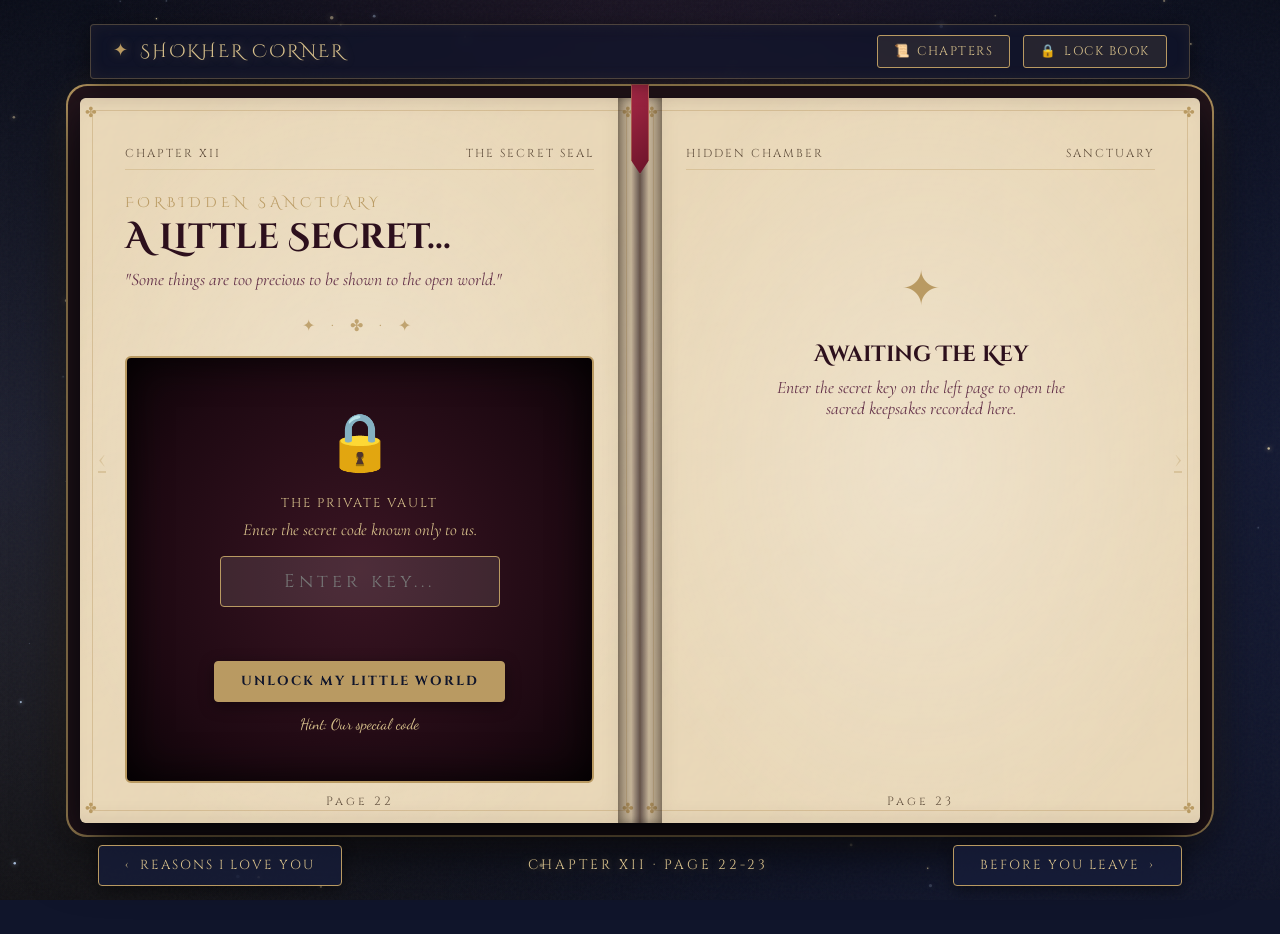
<file: secret-room.html>
<!DOCTYPE html>
<html lang="en">
<head>
<meta charset="UTF-8"/>
<meta name="viewport" content="width=device-width, initial-scale=1.0"/>
<title>✦ Secret Room — The Ancient Vault</title>
<link href="https://fonts.googleapis.com/css2?family=Cinzel:wght@400;600;700&family=Cinzel+Decorative:wght@700&family=Cormorant+Garamond:ital,wght@0,400;0,600;1,400&family=Dancing+Script:wght@600&display=swap" rel="stylesheet"/>
<link rel="stylesheet" href="public/assets/css/storybook.css"/>
<style>
/* Secret Room Lock Screen on Parchment */
.vault-lock-screen {
  background: radial-gradient(circle at 50% 50%, #3a1523 0%, #1e0912 70%, #0d0408 100%);
  border: 2px solid var(--antique-gold);
  border-radius: 6px;
  padding: 3rem 2rem;
  text-align: center;
  color: var(--champagne-gold);
  box-shadow: inset 0 0 40px rgba(0,0,0,0.85);
  margin-top: 1rem;
}

.vault-lock-icon {
  font-size: 3.5rem;
  color: var(--antique-gold);
  margin-bottom: 0.8rem;
  animation: pulseStar 3s infinite alternate;
}

.vault-pw-input {
  width: 100%;
  max-width: 280px;
  padding: 0.75rem 1rem;
  background: rgba(255, 255, 255, 0.1);
  border: 1px solid var(--antique-gold);
  border-radius: 4px;
  color: var(--champagne-gold);
  font-family: 'Cinzel', serif;
  font-size: 1.15rem;
  text-align: center;
  letter-spacing: 4px;
  margin: 1rem auto;
  display: block;
  outline: none;
}

.vault-pw-input:focus {
  background: rgba(255, 255, 255, 0.18);
  border-color: var(--bright-gold);
  box-shadow: 0 0 15px var(--gold-glow);
}

.vault-error-msg {
  font-family: 'Cormorant Garamond', serif;
  font-style: italic;
  font-size: 0.95rem;
  color: #ff9da8;
  min-height: 1.4rem;
  margin-bottom: 1rem;
}

/* Secret Content Container (Hidden until unlocked) */
#secretUnlockedContent {
  display: none;
}

#secretUnlockedContent.unlocked {
  display: block;
  animation: fadeIn 0.8s ease forwards;
}

/* Kinetic Typewriter / Sequence Messages */
.typewriter-sequence {
  text-align: center;
  margin-bottom: 2rem;
  padding: 1.5rem;
  background: rgba(101, 51, 74, 0.12);
  border: 1px dashed var(--antique-gold);
  border-radius: 4px;
}

.unlock-seq-line {
  font-family: 'Cinzel Decorative', serif;
  font-size: 1.3rem;
  color: var(--wine);
  margin-bottom: 0.5rem;
  opacity: 0;
  animation: seqFade 0.6s ease forwards;
}

.unlock-seq-line:nth-child(1) { animation-delay: 0.2s; }
.unlock-seq-line:nth-child(2) { animation-delay: 0.9s; }
.unlock-seq-line:nth-child(3) { animation-delay: 1.6s; }
.unlock-seq-line:nth-child(4) { animation-delay: 2.3s; font-style: italic; font-size: 1.05rem; color: var(--dusty-burgundy); }

@keyframes seqFade {
  to { opacity: 1; transform: translateY(0); }
  from { opacity: 0; transform: translateY(8px); }
}

/* Secret Notes inside the room */
.secret-notes-grid {
  display: grid;
  grid-template-columns: repeat(auto-fit, minmax(180px, 1fr));
  gap: 0.8rem;
  margin: 1.2rem 0;
}

.secret-note-pill {
  background: rgba(255, 255, 255, 0.5);
  border: 1px solid var(--antique-gold);
  border-radius: 4px;
  padding: 0.8rem;
  font-family: 'Cormorant Garamond', serif;
  font-size: 0.95rem;
  line-height: 1.5;
  color: var(--wine);
  text-align: center;
  transition: all 0.25s ease;
}

.secret-note-pill:hover {
  background: #ffffff;
  transform: translateY(-2px);
  border-color: var(--dusty-burgundy);
}

/* Interactive Gift Box */
.secret-gift-box {
  text-align: center;
  margin: 2rem 0;
  padding: 1.5rem;
  background: rgba(255, 255, 255, 0.4);
  border: 1px solid var(--antique-gold);
  border-radius: 6px;
}

.gift-box-icon {
  font-size: 3.5rem;
  cursor: pointer;
  display: inline-block;
  transition: transform 0.3s ease;
}

.gift-box-icon:hover {
  transform: scale(1.15) rotate(5deg);
}

.gift-reveal-text {
  font-family: 'Cinzel Decorative', serif;
  font-size: 1.2rem;
  color: var(--wine);
  margin-top: 1rem;
  display: none;
}

.gift-reveal-text.open {
  display: block;
  animation: fadeIn 0.6s ease forwards;
}

/* Blur to Clear Hidden Photo */
.hidden-photo-stage {
  text-align: center;
  margin: 1.5rem 0;
}

.hidden-photo-img {
  max-width: 100%;
  max-height: 280px;
  object-fit: cover;
  border-radius: 4px;
  border: 1px solid var(--antique-gold);
  filter: blur(25px);
  transition: filter 1.5s ease;
  display: none;
  box-shadow: 0 4px 15px rgba(0,0,0,0.3);
}

.hidden-photo-img.visible {
  display: block;
  margin: 0.8rem auto;
}

.hidden-photo-img.cleared {
  filter: blur(0px);
}
</style>
</head>
<body class="storybook-mode">

<canvas id="cosmic-bg-canvas"></canvas>
<div class="nebula-overlay"></div>

<div class="book-universe-stage">
  <header class="celestial-nav-bar">
    <a href="index.html" class="celestial-brand">
      <span class="brand-star">✦</span> SHOKHER CORNER
    </a>
    <div class="nav-actions">
      <button class="btn-toc-toggle" onclick="toggleTOC()"><span>📜</span> Chapters</button>
      <button class="btn-lock-book" onclick="lockStorybook()"><span>🔒</span> Lock Book</button>
    </div>
  </header>

  <main class="open-storybook floating" id="active-storybook">
    <div class="book-spine-crease"></div>
    <div class="book-ribbon"></div>

    <a href="reasons.html" class="page-turn-zone zone-left" title="Previous Chapter">‹</a>
    <a href="before-you-leave.html" class="page-turn-zone zone-right" title="Next Chapter">›</a>

    <!-- LEFT PAGE: Locked Screen or Secret Entrance -->
    <section class="book-page page-left">
      <div class="page-ornate-border">
        <span class="page-corner-bl">✤</span>
        <span class="page-corner-br">✤</span>
      </div>

      <div class="page-header-meta">
        <span>Chapter XII</span>
        <span>The Secret Seal</span>
      </div>

      <span class="chapter-numeral">Forbidden Sanctuary</span>
      <h1 class="chapter-heading">A Little Secret...</h1>
      <p class="chapter-subheading">"Some things are too precious to be shown to the open world."</p>

      <div class="chapter-divider">✦ · ✤ · ✦</div>

      <!-- Lock Screen Form -->
      <div class="vault-lock-screen" id="secretLockScreen">
        <div class="vault-lock-icon">🔒</div>
        <p style="font-family:'Cinzel',serif;font-size:0.8rem;letter-spacing:2px;text-transform:uppercase;">
          The Private Vault
        </p>
        <p style="font-family:'Cormorant Garamond',serif;font-style:italic;font-size:1.05rem;margin-top:0.4rem;">
          Enter the secret code known only to us.
        </p>

        <input type="password" id="vaultPasswordInput" class="vault-pw-input" placeholder="Enter key..." maxlength="10" autocomplete="off"/>
        <p class="vault-error-msg" id="vaultErrorMsg"></p>

        <button class="btn-book-nav" style="background:var(--antique-gold);color:var(--midnight-navy);font-weight:bold;" onclick="unlockSecretVault()">
          Unlock My Little World
        </button>
        <p style="font-family:'Dancing Script',cursive;font-size:0.95rem;color:var(--champagne-gold);margin-top:0.8rem;">
          Hint: Our special code
        </p>
      </div>

      <!-- Secret Letter (Shown after unlock) -->
      <div id="secretLeftUnlocked" style="display:none;">
        <h2 style="font-family:'Cinzel Decorative',serif;font-size:1.4rem;color:var(--wine);margin-bottom:0.6rem;">
          One Thing I Want You to Know...
        </h2>
        <div class="storybook-prose" style="font-size:1.05rem;line-height:1.85;">
          <p>
            My dearest Pakhi,
          </p>
          <p>
            There are so many little things about you that I keep in my heart. Some of them may seem ordinary to everyone else, but to me, they are memories I never want to lose.
          </p>
          <p>
            I remember your little wishes, your smile, and the moments when I got to make you happy.
          </p>
          <p>
            I made this little universe inside a book because I wanted you to have something that feels like us. And no matter how many pages this book has, there will always be a little corner of my heart that belongs only to you.
          </p>
        </div>
        <p class="handwritten-note" style="text-align:right;margin-top:1.5rem;">
          — Yours always, Pakhi.
        </p>
      </div>

      <div class="page-number-footer">Page 22</div>
    </section>

    <!-- RIGHT PAGE: Secret Reveals & Surprises -->
    <section class="book-page page-right">
      <div class="page-ornate-border">
        <span class="page-corner-bl">✤</span>
        <span class="page-corner-br">✤</span>
      </div>

      <div class="page-header-meta">
        <span>Hidden Chamber</span>
        <span>Sanctuary</span>
      </div>

      <!-- Locked Placeholder on Right Page -->
      <div id="secretRightLocked" style="text-align:center;padding:4rem 1rem;">
        <div style="font-size:3rem;color:var(--antique-gold);margin-bottom:1rem;">✦</div>
        <h3 style="font-family:'Cinzel Decorative',serif;font-size:1.4rem;color:var(--wine);margin-bottom:0.5rem;">
          Awaiting The Key
        </h3>
        <p style="font-family:'Cormorant Garamond',serif;font-style:italic;font-size:1.1rem;color:var(--dusty-burgundy);max-width:320px;margin:0 auto;">
          Enter the secret key on the left page to open the sacred keepsakes recorded here.
        </p>
      </div>

      <!-- Unlocked Content on Right Page -->
      <div id="secretRightUnlocked" style="display:none;">
        <!-- Cinematic Sequence Text -->
        <div class="typewriter-sequence">
          <p class="unlock-seq-line">Finally, you found it!</p>
          <p class="unlock-seq-line">I was waiting for you, Pakhi.</p>
          <p class="unlock-seq-line">Welcome to your little secret world.</p>
          <p class="unlock-seq-line">I saved a few things here that belong only to us.</p>
        </div>

        <!-- Hidden Photograph Reveal -->
        <div class="hidden-photo-stage">
          <h3 style="font-family:'Cinzel Decorative',serif;font-size:1.15rem;color:var(--wine);margin-bottom:0.3rem;">
            There's Something I Want You to See
          </h3>
          <button class="btn-book-nav" style="padding:0.4rem 1.2rem;font-size:0.75rem;margin:0.5rem 0;" id="btnRevealPhoto" onclick="revealSecretPhoto()">
            Reveal the Memory ✦
          </button>
          <img src="public/assets/images/secret/hidden-photo.jpg" class="hidden-photo-img" id="secretHiddenPhoto" alt="Hidden Keepsake"/>
          <p class="handwritten-note" id="hiddenPhotoCaption" style="display:none;margin-top:0.4rem;">
            "A memory kept close to the heart."
          </p>
        </div>

        <!-- Secret Notes -->
        <div class="secret-notes-grid">
          <div class="secret-note-pill">You make ordinary days feel special.</div>
          <div class="secret-note-pill">I remember more little things about you than you think.</div>
          <div class="secret-note-pill">Your happiness matters to me.</div>
          <div class="secret-note-pill">Some memories are my favourite places.</div>
          <div class="secret-note-pill">You are my favourite coincidence.</div>
        </div>

        <!-- Gift Box -->
        <div class="secret-gift-box">
          <h3 style="font-family:'Cinzel Decorative',serif;font-size:1.1rem;color:var(--wine);margin-bottom:0.4rem;">
            There's One More Thing...
          </h3>
          <div class="gift-box-icon" onclick="openSecretGift()">🎁</div>
          <div class="gift-reveal-text" id="giftRevealText">
            "Surprise! If I could give you one thing in this universe, it would be the ability to see yourself through my eyes."
          </div>
        </div>

        <p class="handwritten-note" style="text-align:center;margin-top:1.5rem;">
          "Even if you explore every corner of this universe, there will always be a little more love left to discover."
        </p>

        <!-- Lock Again Button -->
        <div style="text-align:center;margin-top:1rem;">
          <button class="btn-book-nav" style="background:rgba(185,154,98,0.2);color:var(--ink-brown);font-size:0.7rem;padding:0.35rem 0.9rem;" onclick="relockSecretVault()">
            🔒 Lock Secret Room
          </button>
        </div>
      </div>

      <div class="page-number-footer">Page 23</div>
    </section>
  </main>

  <nav class="storybook-nav-controls" aria-label="Book Navigation">
    <a href="reasons.html" class="btn-book-nav btn-prev"><span>‹</span> Reasons I Love You</a>
    <span class="book-current-indicator">Chapter XII · Page 22-23</span>
    <a href="before-you-leave.html" class="btn-book-nav btn-next">Before You Leave <span>›</span></a>
  </nav>
</div>

<!-- Table of Contents Modal -->
<div class="toc-overlay" id="storybook-toc">
  <div class="toc-scroll-book">
    <button class="toc-close-btn" onclick="toggleTOC()">×</button>
    <h2 class="toc-title">The Chapters of Our Little Universe</h2>
    <p class="toc-sub">Turn to any page in our storybook</p>
    <ul class="toc-list">
      <li class="toc-item" onclick="window.location.href='index.html'"><span class="toc-chapter-name"><span class="toc-num">01</span> The Beginning</span><span class="toc-page-num">Cover</span></li>
      <li class="toc-item" onclick="window.location.href='our-story.html'"><span class="toc-chapter-name"><span class="toc-num">02</span> Our Story</span><span class="toc-page-num">p. 2</span></li>
      <li class="toc-item" onclick="window.location.href='shokher-corner.html'"><span class="toc-chapter-name"><span class="toc-num">03</span> Shokher Corner</span><span class="toc-page-num">p. 4</span></li>
      <li class="toc-item" onclick="window.location.href='memory-vault.html'"><span class="toc-chapter-name"><span class="toc-num">04</span> Memory Vault</span><span class="toc-page-num">p. 6</span></li>
      <li class="toc-item" onclick="window.location.href='letters.html'"><span class="toc-chapter-name"><span class="toc-num">05</span> Letters to You</span><span class="toc-page-num">p. 8</span></li>
      <li class="toc-item" onclick="window.location.href='open-when.html'"><span class="toc-chapter-name"><span class="toc-num">06</span> Open When...</span><span class="toc-page-num">p. 10</span></li>
      <li class="toc-item" onclick="window.location.href='little-things.html'"><span class="toc-chapter-name"><span class="toc-num">07</span> Little Things About You</span><span class="toc-page-num">p. 12</span></li>
      <li class="toc-item" onclick="window.location.href='our-universe.html'"><span class="toc-chapter-name"><span class="toc-num">08</span> Our Little Universe</span><span class="toc-page-num">p. 14</span></li>
      <li class="toc-item" onclick="window.location.href='someday.html'"><span class="toc-chapter-name"><span class="toc-num">09</span> Someday, Together</span><span class="toc-page-num">p. 16</span></li>
      <li class="toc-item" onclick="window.location.href='soundtrack.html'"><span class="toc-chapter-name"><span class="toc-num">10</span> Our Soundtrack</span><span class="toc-page-num">p. 18</span></li>
      <li class="toc-item" onclick="window.location.href='reasons.html'"><span class="toc-chapter-name"><span class="toc-num">11</span> Reasons I Love You</span><span class="toc-page-num">p. 20</span></li>
      <li class="toc-item" onclick="window.location.href='secret-room.html'"><span class="toc-chapter-name"><span class="toc-num">12</span> ✦ Secret Room</span><span class="toc-page-num">p. 22</span></li>
      <li class="toc-item" onclick="window.location.href='before-you-leave.html'"><span class="toc-chapter-name"><span class="toc-num">13</span> Before You Leave</span><span class="toc-page-num">p. 24</span></li>
    </ul>
  </div>
</div>

<script src="public/assets/js/storybook.js"></script>
<script>
function unlockSecretVault() {
  const p = document.getElementById('vaultPasswordInput').value.trim();
  const err = document.getElementById('vaultErrorMsg');

  // Exact Secret Room password constraint: 18114
  if (p === '18114') {
    err.textContent = '';
    sessionStorage.setItem('vaultRoomUnlocked', 'true');
    renderVaultUnlocked();
  } else {
    err.textContent = "Hmm... that's not quite our little secret. Try again, sweetheart.";
    document.getElementById('vaultPasswordInput').value = '';
  }
}

function renderVaultUnlocked() {
  document.getElementById('secretLockScreen').style.display = 'none';
  document.getElementById('secretLeftUnlocked').style.display = 'block';
  document.getElementById('secretRightLocked').style.display = 'none';
  document.getElementById('secretRightUnlocked').style.display = 'block';
}

function relockSecretVault() {
  sessionStorage.removeItem('vaultRoomUnlocked');
  document.getElementById('secretLockScreen').style.display = 'block';
  document.getElementById('secretLeftUnlocked').style.display = 'none';
  document.getElementById('secretRightLocked').style.display = 'block';
  document.getElementById('secretRightUnlocked').style.display = 'none';
  document.getElementById('vaultPasswordInput').value = '';
}

function revealSecretPhoto() {
  document.getElementById('btnRevealPhoto').style.display = 'none';
  const img = document.getElementById('secretHiddenPhoto');
  img.classList.add('visible');
  setTimeout(() => img.classList.add('cleared'), 100);
  document.getElementById('hiddenPhotoCaption').style.display = 'block';
}

function openSecretGift() {
  document.getElementById('giftRevealText').classList.add('open');
}

// Auto-check if already unlocked this browser session
document.addEventListener('DOMContentLoaded', () => {
  if (sessionStorage.getItem('vaultRoomUnlocked') === 'true') {
    renderVaultUnlocked();
  }
});
</script>
</body>
</html>
</file>
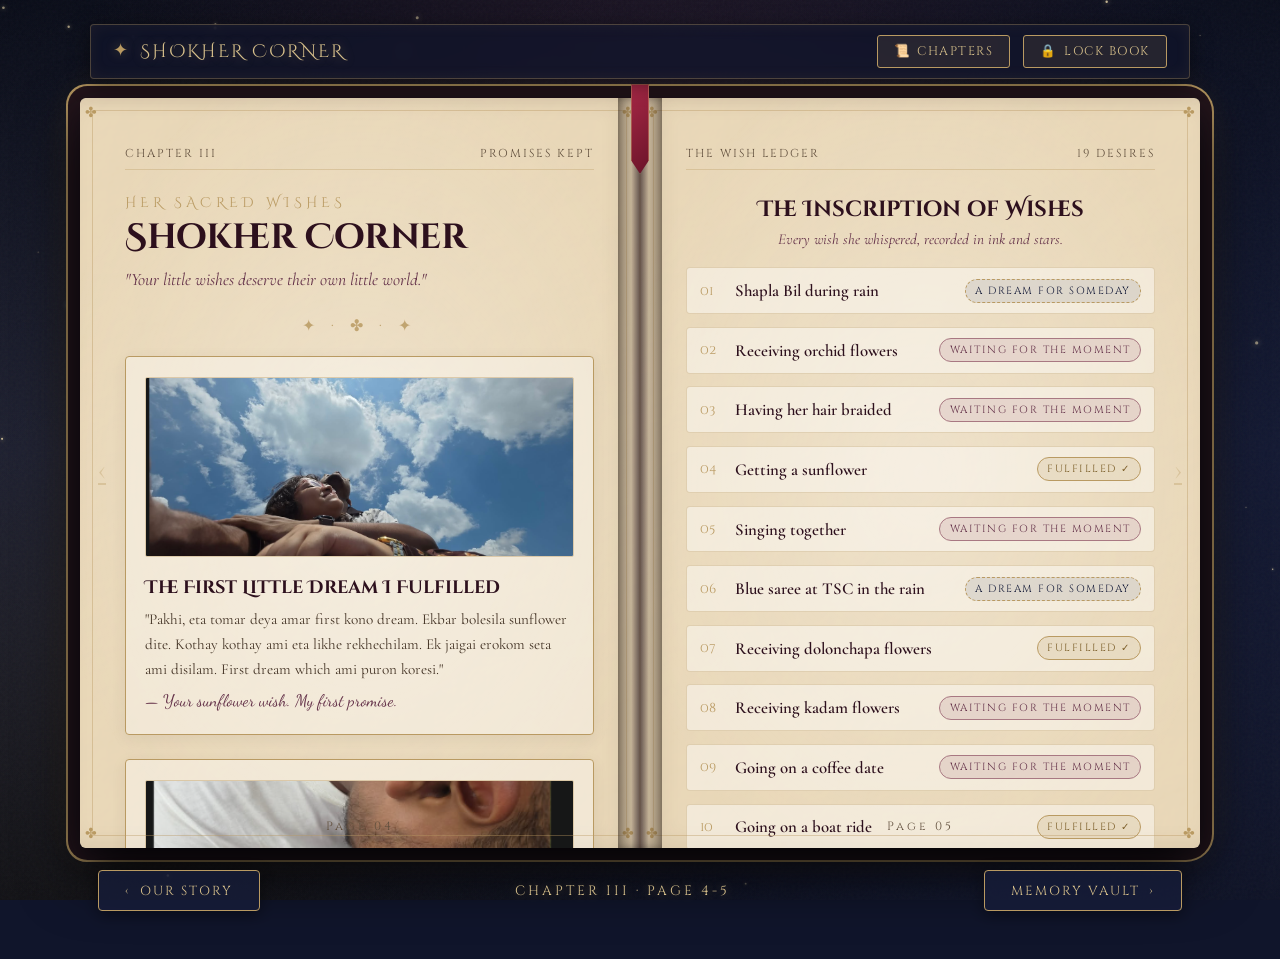
<file: shokher-corner.html>
<!DOCTYPE html>
<html lang="en">
<head>
<meta charset="UTF-8"/>
<meta name="viewport" content="width=device-width, initial-scale=1.0"/>
<title>Shokher Corner — Her Wishes &amp; Dreams</title>
<link href="https://fonts.googleapis.com/css2?family=Cinzel:wght@400;600;700&family=Cinzel+Decorative:wght@700&family=Cormorant+Garamond:ital,wght@0,400;0,600;1,400&family=Dancing+Script:wght@600&display=swap" rel="stylesheet"/>
<link rel="stylesheet" href="public/assets/css/storybook.css"/>
<style>
/* Wishlist Storybook Grid & Cards */
.wishes-storybook-list {
  display: flex;
  flex-direction: column;
  gap: 0.8rem;
  margin-top: 1rem;
}

.wish-scroll-row {
  display: flex;
  align-items: center;
  justify-content: space-between;
  padding: 0.65rem 0.8rem;
  background: rgba(255, 255, 255, 0.45);
  border: 1px solid rgba(185, 154, 98, 0.35);
  border-radius: 4px;
  transition: all 0.25s ease;
}

.wish-scroll-row:hover {
  background: rgba(255, 255, 255, 0.75);
  transform: translateX(3px);
  border-color: var(--antique-gold);
}

.wish-row-left {
  display: flex;
  align-items: center;
  gap: 0.7rem;
}

.wish-num-badge {
  font-family: 'Cinzel Decorative', serif;
  font-size: 0.82rem;
  color: var(--antique-gold);
  min-width: 24px;
}

.wish-text-name {
  font-family: 'Cormorant Garamond', serif;
  font-size: 1.05rem;
  color: var(--wine);
  font-weight: 600;
}

/* Vintage Status Seals */
.seal-tag {
  font-family: 'Cinzel', serif;
  font-size: 0.65rem;
  letter-spacing: 1.5px;
  text-transform: uppercase;
  padding: 0.25rem 0.6rem;
  border-radius: 20px;
  white-space: nowrap;
}

.seal-fulfilled {
  background: rgba(185, 154, 98, 0.2);
  color: #7a5d28;
  border: 1px solid var(--antique-gold);
}

.seal-waiting {
  background: rgba(168, 120, 130, 0.2);
  color: var(--dusty-burgundy);
  border: 1px solid var(--muted-rose);
}

.seal-someday {
  background: rgba(23, 29, 58, 0.1);
  color: var(--cosmic-blue);
  border: 1px dashed var(--antique-gold);
}

/* Featured Memories Cards on Left Page */
.featured-memory-book {
  background: rgba(255, 255, 255, 0.4);
  border: 1px solid var(--antique-gold);
  padding: 1.2rem;
  margin-bottom: 1.5rem;
  box-shadow: 0 4px 15px rgba(68, 52, 38, 0.08);
  border-radius: 4px;
}

.featured-memory-book img {
  width: 100%;
  height: 180px;
  object-fit: cover;
  border-radius: 2px;
  border: 1px solid rgba(185, 154, 98, 0.4);
  margin-bottom: 0.8rem;
}

.feat-mem-title {
  font-family: 'Cinzel Decorative', serif;
  font-size: 1.15rem;
  color: var(--wine);
  margin-bottom: 0.4rem;
}

.feat-mem-story {
  font-family: 'Cormorant Garamond', serif;
  font-size: 0.95rem;
  line-height: 1.65;
  color: var(--ink-brown);
}
</style>
</head>
<body class="storybook-mode">

<canvas id="cosmic-bg-canvas"></canvas>
<div class="nebula-overlay"></div>

<div class="book-universe-stage">
  <!-- Celestial Navigation Bar -->
  <header class="celestial-nav-bar">
    <a href="index.html" class="celestial-brand">
      <span class="brand-star">✦</span> SHOKHER CORNER
    </a>
    <div class="nav-actions">
      <button class="btn-toc-toggle" onclick="toggleTOC()">
        <span>📜</span> Chapters
      </button>
      <button class="btn-lock-book" onclick="lockStorybook()">
        <span>🔒</span> Lock Book
      </button>
    </div>
  </header>

  <!-- Open Storybook Container -->
  <main class="open-storybook floating" id="active-storybook">
    <div class="book-spine-crease"></div>
    <div class="book-ribbon"></div>

    <a href="our-story.html" class="page-turn-zone zone-left" title="Previous Chapter">‹</a>
    <a href="memory-vault.html" class="page-turn-zone zone-right" title="Next Chapter">›</a>

    <!-- LEFT PAGE: The Real Memories Fulfilled -->
    <section class="book-page page-left">
      <div class="page-ornate-border">
        <span class="page-corner-bl">✤</span>
        <span class="page-corner-br">✤</span>
      </div>

      <div class="page-header-meta">
        <span>Chapter III</span>
        <span>Promises Kept</span>
      </div>

      <span class="chapter-numeral">Her Sacred Wishes</span>
      <h1 class="chapter-heading">Shokher Corner</h1>
      <p class="chapter-subheading">"Your little wishes deserve their own little world."</p>

      <div class="chapter-divider">✦ · ✤ · ✦</div>

      <!-- Real Memory 1: Sunflower -->
      <div class="featured-memory-book">
        <img src="public/assets/images/wishlist/sunflower.jpg" alt="Sunflower Dream" loading="lazy"/>
        <h3 class="feat-mem-title">The First Little Dream I Fulfilled</h3>
        <p class="feat-mem-story">
          "Pakhi, eta tomar deya amar first kono dream. Ekbar bolesila sunflower dite. Kothay kothay ami eta likhe rekhechilam. Ek jaigai erokom seta ami disilam. First dream which ami puron koresi."
        </p>
        <p class="handwritten-note" style="margin-top:0.4rem;font-size:1.05rem;">
          — Your sunflower wish. My first promise.
        </p>
      </div>

      <!-- Real Memory 2: Mehendi -->
      <div class="featured-memory-book">
        <img src="public/assets/images/wishlist/mehendi-hand.jpg" alt="Mehendi Hand" loading="lazy"/>
        <h3 class="feat-mem-title">A Little Art of Yours</h3>
        <p class="feat-mem-story">
          "Tomar ei shokh. This represents your passion, your love for delicate artistry, and the quiet beauty you bring to everyday moments."
        </p>
      </div>

      <!-- Real Memory 3: TSC & Dolonchapa -->
      <div class="featured-memory-book">
        <img src="public/assets/images/wishlist/tsc-dolonchapa.jpg" alt="TSC Date" loading="lazy"/>
        <h3 class="feat-mem-title">A Day at TSC</h3>
        <p class="feat-mem-story">
          "TSC date and dolonchapa. Rickshaw diye ghura. Ei gular modhe amar oneek favourite. Tomake dolonchapa kine disi. Tumi bolsila, puron koresi as an artist."
        </p>
      </div>

      <!-- Real Memory 4: Boat Ride -->
      <div class="featured-memory-book">
        <img src="public/assets/images/wishlist/boat-ride.jpg" alt="Boat Ride" loading="lazy"/>
        <h3 class="feat-mem-title">Somewhere on the Water</h3>
        <p class="feat-mem-story">
          "Noukae ghura amar shob favourite memory-r modhye ekta. Floating quietly between the breeze and the golden river."
        </p>
      </div>

      <div class="page-number-footer">Page 04</div>
    </section>

    <!-- RIGHT PAGE: All 19 Wishlist Items -->
    <section class="book-page page-right">
      <div class="page-ornate-border">
        <span class="page-corner-bl">✤</span>
        <span class="page-corner-br">✤</span>
      </div>

      <div class="page-header-meta">
        <span>The Wish Ledger</span>
        <span>19 Desires</span>
      </div>

      <h2 style="font-family:'Cinzel Decorative',serif;font-size:1.4rem;color:var(--wine);margin-bottom:0.4rem;text-align:center;">
        The Inscription of Wishes
      </h2>
      <p style="font-family:'Cormorant Garamond',serif;font-style:italic;text-align:center;color:var(--dusty-burgundy);font-size:0.95rem;margin-bottom:1.2rem;">
        Every wish she whispered, recorded in ink and stars.
      </p>

      <div class="wishes-storybook-list">
        <div class="wish-scroll-row">
          <div class="wish-row-left"><span class="wish-num-badge">01</span><span class="wish-text-name">Shapla Bil during rain</span></div>
          <span class="seal-tag seal-someday">A Dream For Someday</span>
        </div>
        <div class="wish-scroll-row">
          <div class="wish-row-left"><span class="wish-num-badge">02</span><span class="wish-text-name">Receiving orchid flowers</span></div>
          <span class="seal-tag seal-waiting">Waiting For The Moment</span>
        </div>
        <div class="wish-scroll-row">
          <div class="wish-row-left"><span class="wish-num-badge">03</span><span class="wish-text-name">Having her hair braided</span></div>
          <span class="seal-tag seal-waiting">Waiting For The Moment</span>
        </div>
        <div class="wish-scroll-row">
          <div class="wish-row-left"><span class="wish-num-badge">04</span><span class="wish-text-name">Getting a sunflower</span></div>
          <span class="seal-tag seal-fulfilled">Fulfilled ✓</span>
        </div>
        <div class="wish-scroll-row">
          <div class="wish-row-left"><span class="wish-num-badge">05</span><span class="wish-text-name">Singing together</span></div>
          <span class="seal-tag seal-waiting">Waiting For The Moment</span>
        </div>
        <div class="wish-scroll-row">
          <div class="wish-row-left"><span class="wish-num-badge">06</span><span class="wish-text-name">Blue saree at TSC in the rain</span></div>
          <span class="seal-tag seal-someday">A Dream For Someday</span>
        </div>
        <div class="wish-scroll-row">
          <div class="wish-row-left"><span class="wish-num-badge">07</span><span class="wish-text-name">Receiving dolonchapa flowers</span></div>
          <span class="seal-tag seal-fulfilled">Fulfilled ✓</span>
        </div>
        <div class="wish-scroll-row">
          <div class="wish-row-left"><span class="wish-num-badge">08</span><span class="wish-text-name">Receiving kadam flowers</span></div>
          <span class="seal-tag seal-waiting">Waiting For The Moment</span>
        </div>
        <div class="wish-scroll-row">
          <div class="wish-row-left"><span class="wish-num-badge">09</span><span class="wish-text-name">Going on a coffee date</span></div>
          <span class="seal-tag seal-waiting">Waiting For The Moment</span>
        </div>
        <div class="wish-scroll-row">
          <div class="wish-row-left"><span class="wish-num-badge">10</span><span class="wish-text-name">Going on a boat ride</span></div>
          <span class="seal-tag seal-fulfilled">Fulfilled ✓</span>
        </div>
        <div class="wish-scroll-row">
          <div class="wish-row-left"><span class="wish-num-badge">11</span><span class="wish-text-name">Drawing mehendi</span></div>
          <span class="seal-tag seal-fulfilled">Fulfilled ✓</span>
        </div>
        <div class="wish-scroll-row">
          <div class="wish-row-left"><span class="wish-num-badge">12</span><span class="wish-text-name">A one-knee proposal</span></div>
          <span class="seal-tag seal-someday">A Dream For Someday</span>
        </div>
        <div class="wish-scroll-row">
          <div class="wish-row-left"><span class="wish-num-badge">13</span><span class="wish-text-name">Resting head on my shoulder</span></div>
          <span class="seal-tag seal-fulfilled">Fulfilled ✓</span>
        </div>
        <div class="wish-scroll-row">
          <div class="wish-row-left"><span class="wish-num-badge">14</span><span class="wish-text-name">Visiting an art gallery</span></div>
          <span class="seal-tag seal-waiting">Waiting For The Moment</span>
        </div>
        <div class="wish-scroll-row">
          <div class="wish-row-left"><span class="wish-num-badge">15</span><span class="wish-text-name">Getting wet in the rain</span></div>
          <span class="seal-tag seal-waiting">Waiting For The Moment</span>
        </div>
        <div class="wish-scroll-row">
          <div class="wish-row-left"><span class="wish-num-badge">16</span><span class="wish-text-name">Visiting TSC</span></div>
          <span class="seal-tag seal-fulfilled">Fulfilled ✓</span>
        </div>
        <div class="wish-scroll-row">
          <div class="wish-row-left"><span class="wish-num-badge">17</span><span class="wish-text-name">Beli flowers in her hair</span></div>
          <span class="seal-tag seal-waiting">Waiting For The Moment</span>
        </div>
        <div class="wish-scroll-row">
          <div class="wish-row-left"><span class="wish-num-badge">18</span><span class="wish-text-name">Dancing in front of a stage</span></div>
          <span class="seal-tag seal-someday">A Dream For Someday</span>
        </div>
        <div class="wish-scroll-row">
          <div class="wish-row-left"><span class="wish-num-badge">19</span><span class="wish-text-name">Playing badminton together</span></div>
          <span class="seal-tag seal-waiting">Waiting For The Moment</span>
        </div>
      </div>

      <p class="handwritten-note" style="text-align:center;margin-top:1.8rem;">
        "I remember every single one. And step by step, we will turn each wish into a memory."
      </p>

      <div class="page-number-footer">Page 05</div>
    </section>
  </main>

  <!-- Navigation Controls -->
  <nav class="storybook-nav-controls" aria-label="Book Navigation">
    <a href="our-story.html" class="btn-book-nav btn-prev">
      <span>‹</span> Our Story
    </a>
    <span class="book-current-indicator">Chapter III · Page 4-5</span>
    <a href="memory-vault.html" class="btn-book-nav btn-next">
      Memory Vault <span>›</span>
    </a>
  </nav>
</div>

<!-- Table of Contents Modal -->
<div class="toc-overlay" id="storybook-toc">
  <div class="toc-scroll-book">
    <button class="toc-close-btn" onclick="toggleTOC()">×</button>
    <h2 class="toc-title">The Chapters of Our Little Universe</h2>
    <p class="toc-sub">Turn to any page in our storybook</p>
    <ul class="toc-list">
      <li class="toc-item" onclick="window.location.href='index.html'"><span class="toc-chapter-name"><span class="toc-num">01</span> The Beginning</span><span class="toc-page-num">Cover</span></li>
      <li class="toc-item" onclick="window.location.href='our-story.html'"><span class="toc-chapter-name"><span class="toc-num">02</span> Our Story</span><span class="toc-page-num">p. 2</span></li>
      <li class="toc-item" onclick="window.location.href='shokher-corner.html'"><span class="toc-chapter-name"><span class="toc-num">03</span> Shokher Corner</span><span class="toc-page-num">p. 4</span></li>
      <li class="toc-item" onclick="window.location.href='memory-vault.html'"><span class="toc-chapter-name"><span class="toc-num">04</span> Memory Vault</span><span class="toc-page-num">p. 6</span></li>
      <li class="toc-item" onclick="window.location.href='letters.html'"><span class="toc-chapter-name"><span class="toc-num">05</span> Letters to You</span><span class="toc-page-num">p. 8</span></li>
      <li class="toc-item" onclick="window.location.href='open-when.html'"><span class="toc-chapter-name"><span class="toc-num">06</span> Open When...</span><span class="toc-page-num">p. 10</span></li>
      <li class="toc-item" onclick="window.location.href='little-things.html'"><span class="toc-chapter-name"><span class="toc-num">07</span> Little Things About You</span><span class="toc-page-num">p. 12</span></li>
      <li class="toc-item" onclick="window.location.href='our-universe.html'"><span class="toc-chapter-name"><span class="toc-num">08</span> Our Little Universe</span><span class="toc-page-num">p. 14</span></li>
      <li class="toc-item" onclick="window.location.href='someday.html'"><span class="toc-chapter-name"><span class="toc-num">09</span> Someday, Together</span><span class="toc-page-num">p. 16</span></li>
      <li class="toc-item" onclick="window.location.href='soundtrack.html'"><span class="toc-chapter-name"><span class="toc-num">10</span> Our Soundtrack</span><span class="toc-page-num">p. 18</span></li>
      <li class="toc-item" onclick="window.location.href='reasons.html'"><span class="toc-chapter-name"><span class="toc-num">11</span> Reasons I Love You</span><span class="toc-page-num">p. 20</span></li>
      <li class="toc-item" onclick="window.location.href='secret-room.html'"><span class="toc-chapter-name"><span class="toc-num">12</span> ✦ Secret Room</span><span class="toc-page-num">p. 22</span></li>
      <li class="toc-item" onclick="window.location.href='before-you-leave.html'"><span class="toc-chapter-name"><span class="toc-num">13</span> Before You Leave</span><span class="toc-page-num">p. 24</span></li>
    </ul>
  </div>
</div>

<script src="public/assets/js/storybook.js"></script>
</body>
</html>
</file>
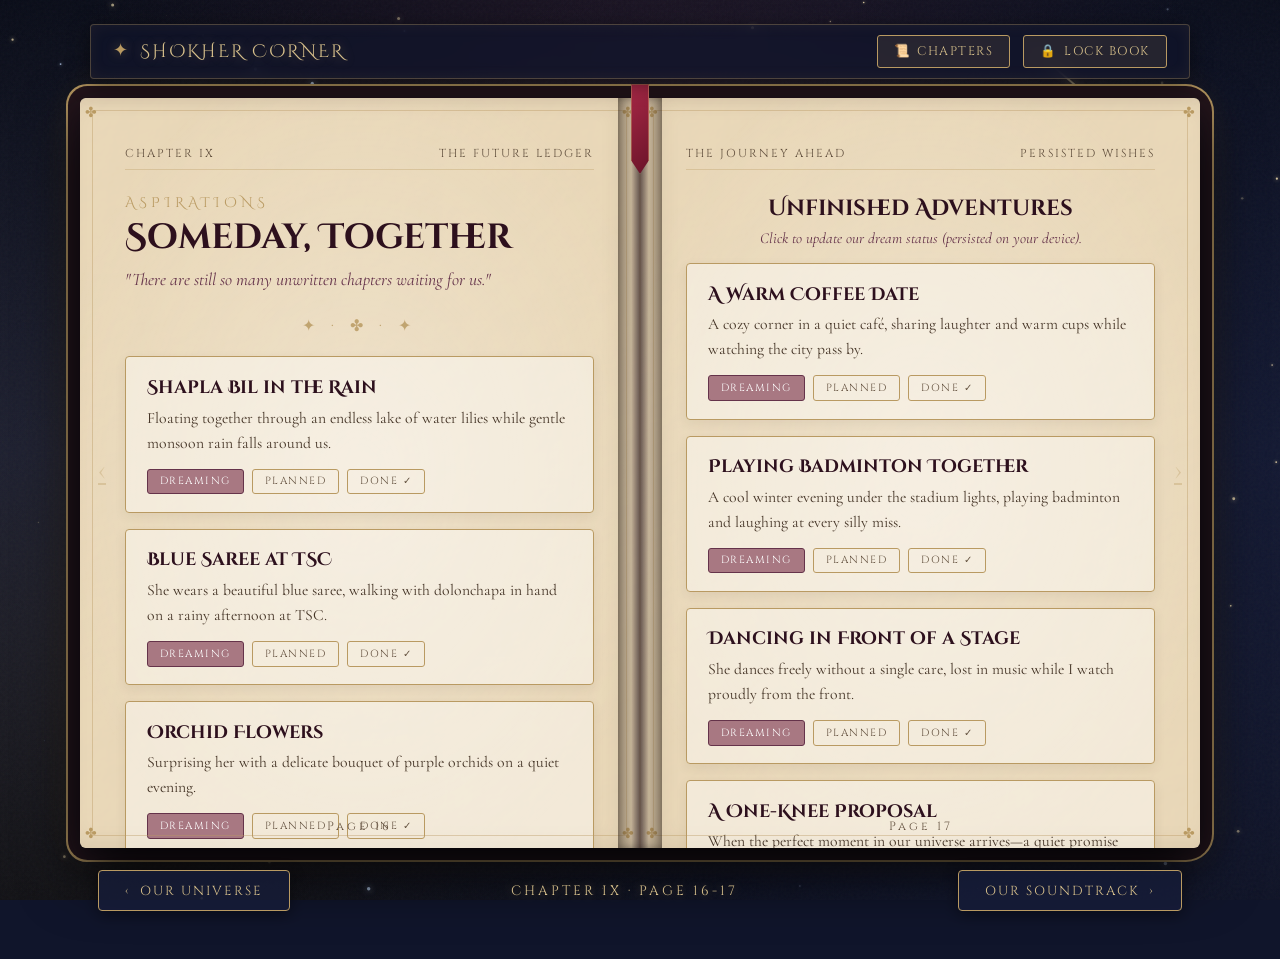
<file: someday.html>
<!DOCTYPE html>
<html lang="en">
<head>
<meta charset="UTF-8"/>
<meta name="viewport" content="width=device-width, initial-scale=1.0"/>
<title>Someday, Together — The Dream Ledger</title>
<link href="https://fonts.googleapis.com/css2?family=Cinzel:wght@400;600;700&family=Cinzel+Decorative:wght@700&family=Cormorant+Garamond:ital,wght@0,400;0,600;1,400&family=Dancing+Script:wght@600&display=swap" rel="stylesheet"/>
<link rel="stylesheet" href="public/assets/css/storybook.css"/>
<style>
/* Dream Cards in Storybook */
.dreams-storybook-grid {
  display: flex;
  flex-direction: column;
  gap: 1rem;
  margin-top: 1rem;
}

.dream-entry-card {
  background: rgba(255, 255, 255, 0.45);
  border: 1px solid var(--antique-gold);
  border-radius: 4px;
  padding: 1.1rem 1.3rem;
  box-shadow: 0 4px 12px rgba(68, 52, 38, 0.08);
  transition: all 0.3s ease;
}

.dream-entry-card:hover {
  background: #ffffff;
  box-shadow: 0 6px 20px rgba(185, 154, 98, 0.25);
  border-color: var(--dusty-burgundy);
}

.dream-card-title {
  font-family: 'Cinzel Decorative', serif;
  font-size: 1.15rem;
  color: var(--wine);
  margin-bottom: 0.35rem;
}

.dream-card-desc {
  font-family: 'Cormorant Garamond', serif;
  font-size: 0.98rem;
  line-height: 1.6;
  color: var(--ink-brown);
  margin-bottom: 0.8rem;
}

.dream-status-controls {
  display: flex;
  gap: 0.5rem;
}

.dream-status-btn {
  font-family: 'Cinzel', serif;
  font-size: 0.65rem;
  letter-spacing: 1.5px;
  text-transform: uppercase;
  padding: 0.3rem 0.75rem;
  border-radius: 3px;
  border: 1px solid var(--antique-gold);
  background: transparent;
  color: var(--ink-faded);
  cursor: pointer;
  transition: all 0.25s ease;
}

.dream-status-btn:hover {
  background: rgba(185, 154, 98, 0.2);
}

.dream-status-btn.active-dreaming {
  background: var(--muted-rose);
  color: #ffffff;
  border-color: var(--dusty-burgundy);
}

.dream-status-btn.active-planned {
  background: var(--antique-gold);
  color: var(--midnight-navy);
  font-weight: bold;
}

.dream-status-btn.active-done {
  background: #3e6b48;
  color: #ffffff;
  border-color: #2e5336;
}
</style>
</head>
<body class="storybook-mode">

<canvas id="cosmic-bg-canvas"></canvas>
<div class="nebula-overlay"></div>

<div class="book-universe-stage">
  <header class="celestial-nav-bar">
    <a href="index.html" class="celestial-brand">
      <span class="brand-star">✦</span> SHOKHER CORNER
    </a>
    <div class="nav-actions">
      <button class="btn-toc-toggle" onclick="toggleTOC()"><span>📜</span> Chapters</button>
      <button class="btn-lock-book" onclick="lockStorybook()"><span>🔒</span> Lock Book</button>
    </div>
  </header>

  <main class="open-storybook floating" id="active-storybook">
    <div class="book-spine-crease"></div>
    <div class="book-ribbon"></div>

    <a href="our-universe.html" class="page-turn-zone zone-left" title="Previous Chapter">‹</a>
    <a href="soundtrack.html" class="page-turn-zone zone-right" title="Next Chapter">›</a>

    <!-- LEFT PAGE: Dreams 1 - 5 -->
    <section class="book-page page-left">
      <div class="page-ornate-border">
        <span class="page-corner-bl">✤</span>
        <span class="page-corner-br">✤</span>
      </div>

      <div class="page-header-meta">
        <span>Chapter IX</span>
        <span>The Future Ledger</span>
      </div>

      <span class="chapter-numeral">Aspirations</span>
      <h1 class="chapter-heading">Someday, Together</h1>
      <p class="chapter-subheading">"There are still so many unwritten chapters waiting for us."</p>

      <div class="chapter-divider">✦ · ✤ · ✦</div>

      <div class="dreams-storybook-grid">
        <!-- Dream 1 -->
        <div class="dream-entry-card" id="card_shapla">
          <h3 class="dream-card-title">Shapla Bil in the Rain</h3>
          <p class="dream-card-desc">Floating together through an endless lake of water lilies while gentle monsoon rain falls around us.</p>
          <div class="dream-status-controls">
            <button class="dream-status-btn" onclick="setDreamStatus('shapla','dreaming')">Dreaming</button>
            <button class="dream-status-btn" onclick="setDreamStatus('shapla','planned')">Planned</button>
            <button class="dream-status-btn" onclick="setDreamStatus('shapla','done')">Done ✓</button>
          </div>
        </div>

        <!-- Dream 2 -->
        <div class="dream-entry-card" id="card_saree">
          <h3 class="dream-card-title">Blue Saree at TSC</h3>
          <p class="dream-card-desc">She wears a beautiful blue saree, walking with dolonchapa in hand on a rainy afternoon at TSC.</p>
          <div class="dream-status-controls">
            <button class="dream-status-btn" onclick="setDreamStatus('saree','dreaming')">Dreaming</button>
            <button class="dream-status-btn" onclick="setDreamStatus('saree','planned')">Planned</button>
            <button class="dream-status-btn" onclick="setDreamStatus('saree','done')">Done ✓</button>
          </div>
        </div>

        <!-- Dream 3 -->
        <div class="dream-entry-card" id="card_orchids">
          <h3 class="dream-card-title">Orchid Flowers</h3>
          <p class="dream-card-desc">Surprising her with a delicate bouquet of purple orchids on a quiet evening.</p>
          <div class="dream-status-controls">
            <button class="dream-status-btn" onclick="setDreamStatus('orchids','dreaming')">Dreaming</button>
            <button class="dream-status-btn" onclick="setDreamStatus('orchids','planned')">Planned</button>
            <button class="dream-status-btn" onclick="setDreamStatus('orchids','done')">Done ✓</button>
          </div>
        </div>

        <!-- Dream 4 -->
        <div class="dream-entry-card" id="card_art">
          <h3 class="dream-card-title">An Art Gallery Date</h3>
          <p class="dream-card-desc">Wandering slowly through quiet gallery halls, watching her eyes appreciate every brushstroke.</p>
          <div class="dream-status-controls">
            <button class="dream-status-btn" onclick="setDreamStatus('art','dreaming')">Dreaming</button>
            <button class="dream-status-btn" onclick="setDreamStatus('art','planned')">Planned</button>
            <button class="dream-status-btn" onclick="setDreamStatus('art','done')">Done ✓</button>
          </div>
        </div>
      </div>

      <div class="page-number-footer">Page 16</div>
    </section>

    <!-- RIGHT PAGE: Dreams 5 - 8 -->
    <section class="book-page page-right">
      <div class="page-ornate-border">
        <span class="page-corner-bl">✤</span>
        <span class="page-corner-br">✤</span>
      </div>

      <div class="page-header-meta">
        <span>The Journey Ahead</span>
        <span>Persisted Wishes</span>
      </div>

      <h2 style="font-family:'Cinzel Decorative',serif;font-size:1.35rem;color:var(--wine);margin-bottom:0.4rem;text-align:center;">
        Unfinished Adventures
      </h2>
      <p style="font-family:'Cormorant Garamond',serif;font-style:italic;text-align:center;color:var(--dusty-burgundy);font-size:0.95rem;margin-bottom:1rem;">
        Click to update our dream status (persisted on your device).
      </p>

      <div class="dreams-storybook-grid">
        <!-- Dream 5 -->
        <div class="dream-entry-card" id="card_coffee">
          <h3 class="dream-card-title">A Warm Coffee Date</h3>
          <p class="dream-card-desc">A cozy corner in a quiet café, sharing laughter and warm cups while watching the city pass by.</p>
          <div class="dream-status-controls">
            <button class="dream-status-btn" onclick="setDreamStatus('coffee','dreaming')">Dreaming</button>
            <button class="dream-status-btn" onclick="setDreamStatus('coffee','planned')">Planned</button>
            <button class="dream-status-btn" onclick="setDreamStatus('coffee','done')">Done ✓</button>
          </div>
        </div>

        <!-- Dream 6 -->
        <div class="dream-entry-card" id="card_badminton">
          <h3 class="dream-card-title">Playing Badminton Together</h3>
          <p class="dream-card-desc">A cool winter evening under the stadium lights, playing badminton and laughing at every silly miss.</p>
          <div class="dream-status-controls">
            <button class="dream-status-btn" onclick="setDreamStatus('badminton','dreaming')">Dreaming</button>
            <button class="dream-status-btn" onclick="setDreamStatus('badminton','planned')">Planned</button>
            <button class="dream-status-btn" onclick="setDreamStatus('badminton','done')">Done ✓</button>
          </div>
        </div>

        <!-- Dream 7 -->
        <div class="dream-entry-card" id="card_stage">
          <h3 class="dream-card-title">Dancing in Front of a Stage</h3>
          <p class="dream-card-desc">She dances freely without a single care, lost in music while I watch proudly from the front.</p>
          <div class="dream-status-controls">
            <button class="dream-status-btn" onclick="setDreamStatus('stage','dreaming')">Dreaming</button>
            <button class="dream-status-btn" onclick="setDreamStatus('stage','planned')">Planned</button>
            <button class="dream-status-btn" onclick="setDreamStatus('stage','done')">Done ✓</button>
          </div>
        </div>

        <!-- Dream 8 -->
        <div class="dream-entry-card" id="card_proposal">
          <h3 class="dream-card-title">A One-Knee Proposal</h3>
          <p class="dream-card-desc">When the perfect moment in our universe arrives—a quiet promise spoken with full devotion.</p>
          <div class="dream-status-controls">
            <button class="dream-status-btn" onclick="setDreamStatus('proposal','dreaming')">Dreaming</button>
            <button class="dream-status-btn" onclick="setDreamStatus('proposal','planned')">Planned</button>
            <button class="dream-status-btn" onclick="setDreamStatus('proposal','done')">Done ✓</button>
          </div>
        </div>
      </div>

      <p class="handwritten-note" style="text-align:center;margin-top:1.8rem;">
        "Every dream we imagine together already has a place reserved in our tomorrow."
      </p>

      <div class="page-number-footer">Page 17</div>
    </section>
  </main>

  <nav class="storybook-nav-controls" aria-label="Book Navigation">
    <a href="our-universe.html" class="btn-book-nav btn-prev"><span>‹</span> Our Universe</a>
    <span class="book-current-indicator">Chapter IX · Page 16-17</span>
    <a href="soundtrack.html" class="btn-book-nav btn-next">Our Soundtrack <span>›</span></a>
  </nav>
</div>

<!-- Table of Contents Modal -->
<div class="toc-overlay" id="storybook-toc">
  <div class="toc-scroll-book">
    <button class="toc-close-btn" onclick="toggleTOC()">×</button>
    <h2 class="toc-title">The Chapters of Our Little Universe</h2>
    <p class="toc-sub">Turn to any page in our storybook</p>
    <ul class="toc-list">
      <li class="toc-item" onclick="window.location.href='index.html'"><span class="toc-chapter-name"><span class="toc-num">01</span> The Beginning</span><span class="toc-page-num">Cover</span></li>
      <li class="toc-item" onclick="window.location.href='our-story.html'"><span class="toc-chapter-name"><span class="toc-num">02</span> Our Story</span><span class="toc-page-num">p. 2</span></li>
      <li class="toc-item" onclick="window.location.href='shokher-corner.html'"><span class="toc-chapter-name"><span class="toc-num">03</span> Shokher Corner</span><span class="toc-page-num">p. 4</span></li>
      <li class="toc-item" onclick="window.location.href='memory-vault.html'"><span class="toc-chapter-name"><span class="toc-num">04</span> Memory Vault</span><span class="toc-page-num">p. 6</span></li>
      <li class="toc-item" onclick="window.location.href='letters.html'"><span class="toc-chapter-name"><span class="toc-num">05</span> Letters to You</span><span class="toc-page-num">p. 8</span></li>
      <li class="toc-item" onclick="window.location.href='open-when.html'"><span class="toc-chapter-name"><span class="toc-num">06</span> Open When...</span><span class="toc-page-num">p. 10</span></li>
      <li class="toc-item" onclick="window.location.href='little-things.html'"><span class="toc-chapter-name"><span class="toc-num">07</span> Little Things About You</span><span class="toc-page-num">p. 12</span></li>
      <li class="toc-item" onclick="window.location.href='our-universe.html'"><span class="toc-chapter-name"><span class="toc-num">08</span> Our Little Universe</span><span class="toc-page-num">p. 14</span></li>
      <li class="toc-item" onclick="window.location.href='someday.html'"><span class="toc-chapter-name"><span class="toc-num">09</span> Someday, Together</span><span class="toc-page-num">p. 16</span></li>
      <li class="toc-item" onclick="window.location.href='soundtrack.html'"><span class="toc-chapter-name"><span class="toc-num">10</span> Our Soundtrack</span><span class="toc-page-num">p. 18</span></li>
      <li class="toc-item" onclick="window.location.href='reasons.html'"><span class="toc-chapter-name"><span class="toc-num">11</span> Reasons I Love You</span><span class="toc-page-num">p. 20</span></li>
      <li class="toc-item" onclick="window.location.href='secret-room.html'"><span class="toc-chapter-name"><span class="toc-num">12</span> ✦ Secret Room</span><span class="toc-page-num">p. 22</span></li>
      <li class="toc-item" onclick="window.location.href='before-you-leave.html'"><span class="toc-chapter-name"><span class="toc-num">13</span> Before You Leave</span><span class="toc-page-num">p. 24</span></li>
    </ul>
  </div>
</div>

<script src="public/assets/js/storybook.js"></script>
<script>
const dreamKeys = ['shapla', 'saree', 'orchids', 'art', 'coffee', 'badminton', 'stage', 'proposal'];

function initDreamStatuses() {
  dreamKeys.forEach(k => {
    const status = localStorage.getItem('dream_status_' + k) || 'dreaming';
    applyStatusUI(k, status);
  });
}

function setDreamStatus(k, status) {
  localStorage.setItem('dream_status_' + k, status);
  applyStatusUI(k, status);
}

function applyStatusUI(k, status) {
  const card = document.getElementById('card_' + k);
  if (!card) return;
  const btns = card.querySelectorAll('.dream-status-btn');
  btns.forEach(b => {
    b.className = 'dream-status-btn';
    const text = b.textContent.toLowerCase();
    if (text.includes(status)) {
      b.classList.add('active-' + status);
    }
  });
}

document.addEventListener('DOMContentLoaded', initDreamStatuses);
</script>
</body>
</html>
</file>
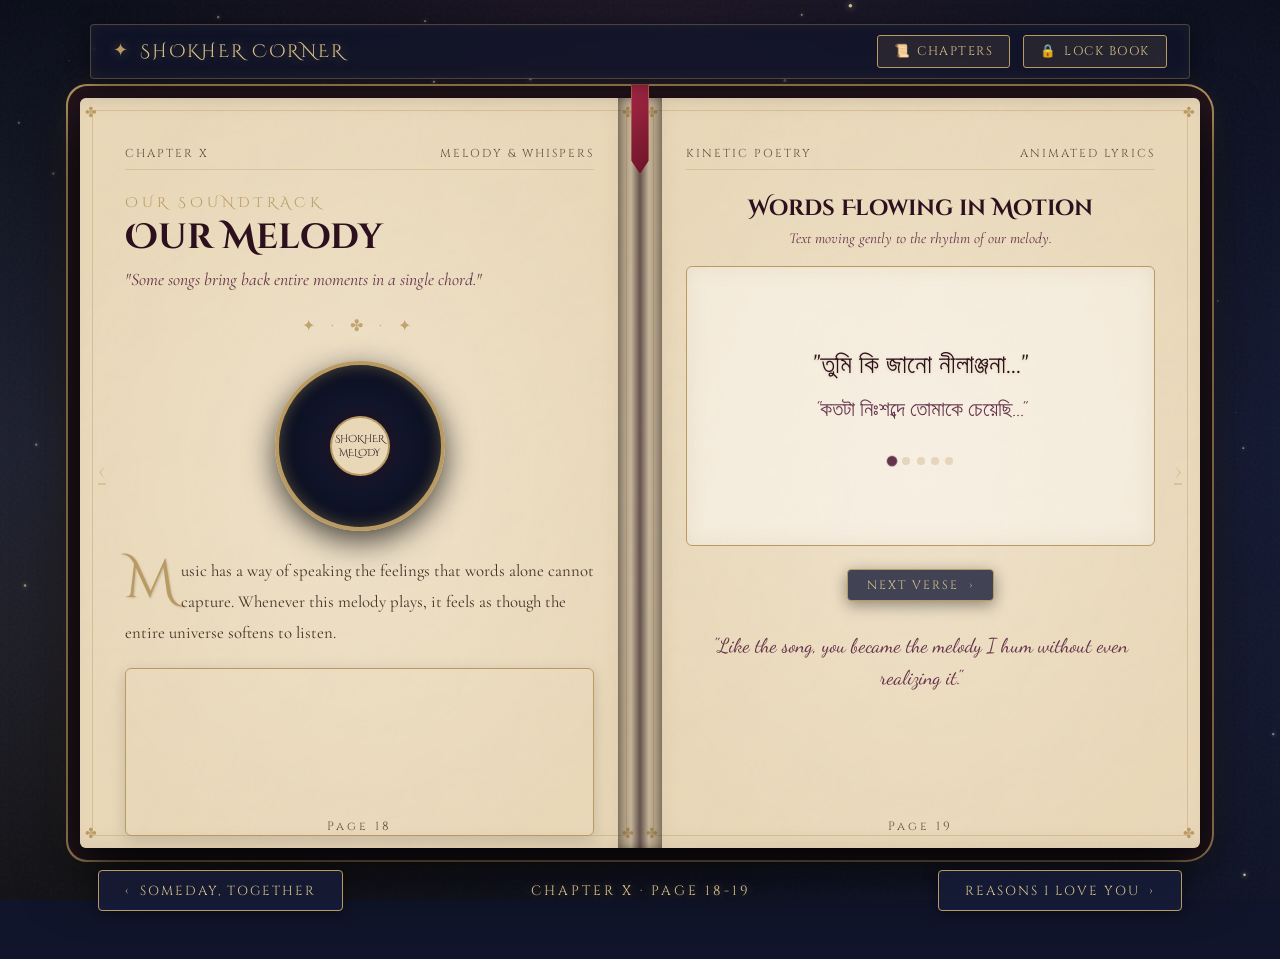
<file: soundtrack.html>
<!DOCTYPE html>
<html lang="en">
<head>
<meta charset="UTF-8"/>
<meta name="viewport" content="width=device-width, initial-scale=1.0"/>
<title>Our Soundtrack — Melody &amp; Lyrics</title>
<link href="https://fonts.googleapis.com/css2?family=Cinzel:wght@400;600;700&family=Cinzel+Decorative:wght@700&family=Cormorant+Garamond:ital,wght@0,400;0,600;1,400&family=Dancing+Script:wght@600&display=swap" rel="stylesheet"/>
<link rel="stylesheet" href="public/assets/css/storybook.css"/>
<style>
/* Animated Lyrics Screen & Vintage Record Styling */
.vinyl-record-wrap {
  display: flex;
  flex-direction: column;
  align-items: center;
  justify-content: center;
  margin: 1.5rem 0;
}

.vinyl-disc {
  width: 170px;
  height: 170px;
  border-radius: 50%;
  background: radial-gradient(circle, #2d101d 0%, #10152b 40%, #060914 100%);
  border: 4px solid var(--antique-gold);
  box-shadow: 0 10px 30px rgba(0,0,0,0.7), inset 0 0 15px rgba(255, 223, 136, 0.3);
  position: relative;
  display: flex;
  align-items: center;
  justify-content: center;
  animation: rotateVinyl 12s linear infinite;
}

@keyframes rotateVinyl {
  0% { transform: rotate(0deg); }
  100% { transform: rotate(360deg); }
}

.vinyl-center-label {
  width: 60px;
  height: 60px;
  border-radius: 50%;
  background: var(--antique-parchment);
  border: 2px solid var(--antique-gold);
  display: flex;
  align-items: center;
  justify-content: center;
  font-family: 'Cinzel Decorative', serif;
  font-size: 0.65rem;
  color: var(--wine);
  text-align: center;
}

/* Kinetic Animated Lyrics Canvas/Box */
.lyrics-stage-container {
  background: rgba(255, 255, 255, 0.45);
  border: 1px solid var(--antique-gold);
  border-radius: 6px;
  padding: 1.8rem 1.4rem;
  min-height: 280px;
  display: flex;
  flex-direction: column;
  align-items: center;
  justify-content: center;
  text-align: center;
  box-shadow: inset 0 0 20px rgba(185, 154, 98, 0.15);
  position: relative;
  overflow: hidden;
}

.kinetic-lyric-line {
  font-family: 'Cinzel Decorative', 'Cormorant Garamond', serif;
  font-size: 1.6rem;
  color: var(--wine);
  line-height: 1.4;
  margin-bottom: 0.8rem;
  animation: lyricFadeIn 0.8s ease forwards;
  text-shadow: 0 1px 3px rgba(185, 154, 98, 0.3);
}

@keyframes lyricFadeIn {
  from { opacity: 0; transform: translateY(12px) scale(0.96); }
  to { opacity: 1; transform: translateY(0) scale(1); }
}

.kinetic-lyric-sub {
  font-family: 'Dancing Script', cursive;
  font-size: 1.3rem;
  color: var(--dusty-burgundy);
  margin-bottom: 1.2rem;
  animation: lyricFadeIn 1s ease forwards;
}

.lyrics-progress-dots {
  display: flex;
  gap: 0.4rem;
  margin-top: 1rem;
}

.lyric-dot {
  width: 8px;
  height: 8px;
  border-radius: 50%;
  background: rgba(185, 154, 98, 0.3);
  transition: all 0.3s;
}

.lyric-dot.active {
  background: var(--dusty-burgundy);
  transform: scale(1.3);
}

.youtube-player-embed {
  margin-top: 1.2rem;
  width: 100%;
  border-radius: 6px;
  overflow: hidden;
  border: 1px solid var(--antique-gold);
  box-shadow: 0 4px 15px rgba(0,0,0,0.15);
}
</style>
</head>
<body class="storybook-mode">

<canvas id="cosmic-bg-canvas"></canvas>
<div class="nebula-overlay"></div>

<div class="book-universe-stage">
  <header class="celestial-nav-bar">
    <a href="index.html" class="celestial-brand">
      <span class="brand-star">✦</span> SHOKHER CORNER
    </a>
    <div class="nav-actions">
      <button class="btn-toc-toggle" onclick="toggleTOC()"><span>📜</span> Chapters</button>
      <button class="btn-lock-book" onclick="lockStorybook()"><span>🔒</span> Lock Book</button>
    </div>
  </header>

  <main class="open-storybook floating" id="active-storybook">
    <div class="book-spine-crease"></div>
    <div class="book-ribbon"></div>

    <a href="someday.html" class="page-turn-zone zone-left" title="Previous Chapter">‹</a>
    <a href="reasons.html" class="page-turn-zone zone-right" title="Next Chapter">›</a>

    <!-- LEFT PAGE: Music Journal & Nilanjana Feature -->
    <section class="book-page page-left">
      <div class="page-ornate-border">
        <span class="page-corner-bl">✤</span>
        <span class="page-corner-br">✤</span>
      </div>

      <div class="page-header-meta">
        <span>Chapter X</span>
        <span>Melody &amp; Whispers</span>
      </div>

      <span class="chapter-numeral">Our Soundtrack</span>
      <h1 class="chapter-heading">Our Melody</h1>
      <p class="chapter-subheading">"Some songs bring back entire moments in a single chord."</p>

      <div class="chapter-divider">✦ · ✤ · ✦</div>

      <!-- Vinyl Disc Graphic -->
      <div class="vinyl-record-wrap">
        <div class="vinyl-disc">
          <div class="vinyl-center-label">
            <span>SHOKHER<br/>MELODY</span>
          </div>
        </div>
      </div>

      <div class="storybook-prose storybook-dropcap">
        <p>
          Music has a way of speaking the feelings that words alone cannot capture. Whenever this melody plays, it feels as though the entire universe softens to listen.
        </p>
      </div>

      <!-- YouTube Embed for The Song -->
      <div class="youtube-player-embed">
        <iframe width="100%" height="160" src="https://www.youtube.com/embed/gCKwgLgb2Z4" title="Our Melody" frameborder="0" allow="accelerometer; autoplay; clipboard-write; encrypted-media; gyroscope; picture-in-picture" allowfullscreen></iframe>
      </div>

      <div class="page-number-footer">Page 18</div>
    </section>

    <!-- RIGHT PAGE: Kinetic Text Animation Lyrics -->
    <section class="book-page page-right">
      <div class="page-ornate-border">
        <span class="page-corner-bl">✤</span>
        <span class="page-corner-br">✤</span>
      </div>

      <div class="page-header-meta">
        <span>Kinetic Poetry</span>
        <span>Animated Lyrics</span>
      </div>

      <h2 style="font-family:'Cinzel Decorative',serif;font-size:1.35rem;color:var(--wine);margin-bottom:0.4rem;text-align:center;">
        Words Flowing in Motion
      </h2>
      <p style="font-family:'Cormorant Garamond',serif;font-style:italic;text-align:center;color:var(--dusty-burgundy);font-size:0.95rem;margin-bottom:1.2rem;">
        Text moving gently to the rhythm of our melody.
      </p>

      <!-- Kinetic Lyric Display Stage -->
      <div class="lyrics-stage-container">
        <div id="lyricLineBox" class="kinetic-lyric-line">
          "তুমি কি জানো নীলাঞ্জনা..."
        </div>
        <div id="lyricSubBox" class="kinetic-lyric-sub">
          "কতটা নিঃশব্দে তোমাকে চেয়েছি..."
        </div>

        <div class="lyrics-progress-dots" id="lyricDots">
          <span class="lyric-dot active"></span>
          <span class="lyric-dot"></span>
          <span class="lyric-dot"></span>
          <span class="lyric-dot"></span>
          <span class="lyric-dot"></span>
        </div>
      </div>

      <div style="text-align:center;margin-top:1.4rem;">
        <button class="btn-book-nav" style="padding:0.45rem 1.2rem;font-size:0.75rem;" onclick="nextLyric()">
          Next Verse <span>›</span>
        </button>
      </div>

      <p class="handwritten-note" style="text-align:center;margin-top:1.8rem;">
        "Like the song, you became the melody I hum without even realizing it."
      </p>

      <div class="page-number-footer">Page 19</div>
    </section>
  </main>

  <nav class="storybook-nav-controls" aria-label="Book Navigation">
    <a href="someday.html" class="btn-book-nav btn-prev"><span>‹</span> Someday, Together</a>
    <span class="book-current-indicator">Chapter X · Page 18-19</span>
    <a href="reasons.html" class="btn-book-nav btn-next">Reasons I Love You <span>›</span></a>
  </nav>
</div>

<!-- Table of Contents Modal -->
<div class="toc-overlay" id="storybook-toc">
  <div class="toc-scroll-book">
    <button class="toc-close-btn" onclick="toggleTOC()">×</button>
    <h2 class="toc-title">The Chapters of Our Little Universe</h2>
    <p class="toc-sub">Turn to any page in our storybook</p>
    <ul class="toc-list">
      <li class="toc-item" onclick="window.location.href='index.html'"><span class="toc-chapter-name"><span class="toc-num">01</span> The Beginning</span><span class="toc-page-num">Cover</span></li>
      <li class="toc-item" onclick="window.location.href='our-story.html'"><span class="toc-chapter-name"><span class="toc-num">02</span> Our Story</span><span class="toc-page-num">p. 2</span></li>
      <li class="toc-item" onclick="window.location.href='shokher-corner.html'"><span class="toc-chapter-name"><span class="toc-num">03</span> Shokher Corner</span><span class="toc-page-num">p. 4</span></li>
      <li class="toc-item" onclick="window.location.href='memory-vault.html'"><span class="toc-chapter-name"><span class="toc-num">04</span> Memory Vault</span><span class="toc-page-num">p. 6</span></li>
      <li class="toc-item" onclick="window.location.href='letters.html'"><span class="toc-chapter-name"><span class="toc-num">05</span> Letters to You</span><span class="toc-page-num">p. 8</span></li>
      <li class="toc-item" onclick="window.location.href='open-when.html'"><span class="toc-chapter-name"><span class="toc-num">06</span> Open When...</span><span class="toc-page-num">p. 10</span></li>
      <li class="toc-item" onclick="window.location.href='little-things.html'"><span class="toc-chapter-name"><span class="toc-num">07</span> Little Things About You</span><span class="toc-page-num">p. 12</span></li>
      <li class="toc-item" onclick="window.location.href='our-universe.html'"><span class="toc-chapter-name"><span class="toc-num">08</span> Our Little Universe</span><span class="toc-page-num">p. 14</span></li>
      <li class="toc-item" onclick="window.location.href='someday.html'"><span class="toc-chapter-name"><span class="toc-num">09</span> Someday, Together</span><span class="toc-page-num">p. 16</span></li>
      <li class="toc-item" onclick="window.location.href='soundtrack.html'"><span class="toc-chapter-name"><span class="toc-num">10</span> Our Soundtrack</span><span class="toc-page-num">p. 18</span></li>
      <li class="toc-item" onclick="window.location.href='reasons.html'"><span class="toc-chapter-name"><span class="toc-num">11</span> Reasons I Love You</span><span class="toc-page-num">p. 20</span></li>
      <li class="toc-item" onclick="window.location.href='secret-room.html'"><span class="toc-chapter-name"><span class="toc-num">12</span> ✦ Secret Room</span><span class="toc-page-num">p. 22</span></li>
      <li class="toc-item" onclick="window.location.href='before-you-leave.html'"><span class="toc-chapter-name"><span class="toc-num">13</span> Before You Leave</span><span class="toc-page-num">p. 24</span></li>
    </ul>
  </div>
</div>

<script src="public/assets/js/storybook.js"></script>
<script>
const lyricVerses = [
  { line: "তুমি কি জানো নীলাঞ্জনা...", sub: "কতটা নিঃশব্দে তোমাকে চেয়েছি..." },
  { line: "তোমার চোখের গভীর নীলে...", sub: "আমার সব হারিয়ে যাওয়ার ঠিকানা..." },
  { line: "এক ফোঁটা বৃষ্টি হয়ে...", sub: "তোমার শাড়ির আঁচলে ছুঁয়ে যাওয়া..." },
  { line: "সূর্যমুখী আর দোলনচাঁপার ঘ্রাণে...", sub: "প্রতিটি সকাল তোমারই প্রতীক্ষায়..." },
  { line: "তুমি ছিলে, আছো এবং থাকবে...", sub: "আমার ক্ষুদ্র মহাবিশ্বের রাজকুমারী হয়ে।" }
];

let curLyricIdx = 0;
function showLyric(idx) {
  const item = lyricVerses[idx];
  const mainBox = document.getElementById('lyricLineBox');
  const subBox = document.getElementById('lyricSubBox');

  mainBox.style.animation = 'none';
  subBox.style.animation = 'none';
  void mainBox.offsetWidth; // trigger reflow
  mainBox.style.animation = 'lyricFadeIn 0.8s ease forwards';
  subBox.style.animation = 'lyricFadeIn 1s ease forwards';

  mainBox.textContent = item.line;
  subBox.textContent = item.sub;

  const dots = document.querySelectorAll('.lyric-dot');
  dots.forEach((d, i) => {
    d.classList.toggle('active', i === idx);
  });
}

function nextLyric() {
  curLyricIdx = (curLyricIdx + 1) % lyricVerses.length;
  showLyric(curLyricIdx);
}

// Auto-advance lyrics every 5 seconds
setInterval(nextLyric, 5000);
</script>
</body>
</html>
</file>
<file: public/assets/css/storybook.css>
/* VINTAGE COSMIC STORYBOOK DESIGN SYSTEM */
:root {
  --midnight-navy: #10152B;
  --cosmic-blue: #171D3A;
  --cosmic-deep: #0B0E1B;
  --antique-parchment: #E9D8B8;
  --warm-old-paper: #D8C29D;
  --paper-shadow: #b89f76;
  --antique-gold: #B99A62;
  --champagne-gold: #D8C18C;
  --bright-gold: #FFDF88;
  --dusty-burgundy: #65334A;
  --wine: #2D101D;
  --muted-rose: #A87882;
  --ink-brown: #443426;
  --ink-faded: #62503E;
  --gold-glow: rgba(185, 154, 98, 0.45);
}

* {
  margin: 0;
  padding: 0;
  box-sizing: border-box;
}

body.storybook-mode {
  font-family: 'Cinzel', 'Cormorant Garamond', serif;
  background-color: var(--midnight-navy);
  color: var(--ink-brown);
  min-height: 100vh;
  overflow-x: hidden;
  position: relative;
  background-image: 
    radial-gradient(circle at 50% 20%, rgba(101, 51, 74, 0.25) 0%, transparent 60%),
    radial-gradient(circle at 80% 80%, rgba(23, 29, 58, 0.8) 0%, transparent 70%),
    radial-gradient(circle at 10% 70%, rgba(185, 154, 98, 0.12) 0%, transparent 50%),
    linear-gradient(to bottom, #090C18 0%, #10152B 50%, #060810 100%);
  background-attachment: fixed;
}

/* Cosmic Canvas for twinkling stars and shooting stars */
#cosmic-bg-canvas {
  position: fixed;
  top: 0;
  left: 0;
  width: 100vw;
  height: 100vh;
  pointer-events: none;
  z-index: 0;
  opacity: 0.85;
}

/* Subtle nebula fog overlay */
.nebula-overlay {
  position: fixed;
  inset: 0;
  background: url("data:image/svg+xml,%3Csvg viewBox='0 0 400 400' xmlns='http://www.w3.org/2000/svg'%3E%3Cfilter id='noiseFilter'%3E%3CfeTurbulence type='fractalNoise' baseFrequency='0.8' numOctaves='3' stitchTiles='stitch'/%3E%3C/filter%3E%3Crect width='100%25' height='100%25' filter='url(%23noiseFilter)' opacity='0.035'/%3E%3C/svg%3E");
  pointer-events: none;
  z-index: 1;
}

/* Book Universe Container */
.book-universe-stage {
  position: relative;
  z-index: 10;
  min-height: 100vh;
  display: flex;
  flex-direction: column;
  align-items: center;
  justify-content: center;
  padding: 1.5rem 1rem 3rem;
  perspective: 2500px;
}

/* Top Celestial Navigation Bar */
.celestial-nav-bar {
  width: 100%;
  max-width: 1100px;
  display: flex;
  align-items: center;
  justify-content: space-between;
  margin-bottom: 1.2rem;
  padding: 0.6rem 1.4rem;
  background: rgba(16, 21, 43, 0.7);
  border: 1px solid rgba(185, 154, 98, 0.35);
  border-radius: 4px;
  box-shadow: 0 4px 20px rgba(0, 0, 0, 0.5), inset 0 0 15px rgba(185, 154, 98, 0.08);
  backdrop-filter: blur(8px);
  z-index: 30;
}

.celestial-brand {
  font-family: 'Cinzel Decorative', 'Cinzel', serif;
  font-size: 1.15rem;
  color: var(--champagne-gold);
  text-decoration: none;
  display: flex;
  align-items: center;
  gap: 0.6rem;
  letter-spacing: 2px;
  text-shadow: 0 0 12px var(--gold-glow);
}

.celestial-brand .brand-star {
  color: var(--antique-gold);
  font-size: 1.1rem;
  animation: pulseStar 3s ease-in-out infinite alternate;
}

@keyframes pulseStar {
  0% { transform: scale(0.9) rotate(0deg); opacity: 0.7; }
  100% { transform: scale(1.15) rotate(15deg); opacity: 1; filter: drop-shadow(0 0 6px var(--bright-gold)); }
}

.nav-actions {
  display: flex;
  align-items: center;
  gap: 0.8rem;
}

.btn-toc-toggle, .btn-lock-book {
  background: rgba(185, 154, 98, 0.12);
  border: 1px solid var(--antique-gold);
  color: var(--champagne-gold);
  padding: 0.45rem 1rem;
  font-family: 'Cinzel', serif;
  font-size: 0.78rem;
  letter-spacing: 1.5px;
  text-transform: uppercase;
  border-radius: 3px;
  cursor: pointer;
  display: inline-flex;
  align-items: center;
  gap: 0.4rem;
  transition: all 0.3s ease;
}

.btn-toc-toggle:hover, .btn-lock-book:hover {
  background: var(--antique-gold);
  color: var(--midnight-navy);
  box-shadow: 0 0 15px var(--gold-glow);
  transform: translateY(-1px);
}

/* Master Open Book Mockup & Shell */
.open-storybook {
  position: relative;
  width: 100%;
  max-width: 1120px;
  min-height: 720px;
  display: flex;
  background: var(--antique-parchment);
  border-radius: 8px 14px 14px 8px;
  box-shadow: 
    0 25px 60px rgba(0, 0, 0, 0.85),
    0 10px 30px rgba(11, 14, 27, 0.6),
    0 0 0 12px #26161c, /* Outer leather trim */
    0 0 0 14px var(--antique-gold), /* Golden rim */
    0 0 45px rgba(185, 154, 98, 0.3);
  transform-style: preserve-3d;
  transition: transform 0.6s cubic-bezier(0.25, 1, 0.5, 1);
}

.open-storybook.floating {
  animation: floatBook 8s ease-in-out infinite alternate;
}

@keyframes floatBook {
  0% { transform: translateY(0px) rotateX(1deg); }
  50% { transform: translateY(-8px) rotateX(0deg); }
  100% { transform: translateY(4px) rotateX(-0.5deg); }
}

/* Central Book Spine & Crease */
.book-spine-crease {
  position: absolute;
  top: 0;
  bottom: 0;
  left: 50%;
  width: 44px;
  transform: translateX(-50%);
  background: linear-gradient(
    to right,
    rgba(68, 52, 38, 0.45) 0%,
    rgba(68, 52, 38, 0.15) 30%,
    rgba(38, 22, 28, 0.65) 50%,
    rgba(68, 52, 38, 0.15) 70%,
    rgba(68, 52, 38, 0.45) 100%
  );
  z-index: 25;
  pointer-events: none;
  box-shadow: inset 0 0 10px rgba(0, 0, 0, 0.35);
}

/* Golden Ribbon Bookmark */
.book-ribbon {
  position: absolute;
  top: -14px;
  left: 50%;
  transform: translateX(-50%);
  width: 18px;
  height: 90px;
  background: linear-gradient(135deg, #a72846, #6b1429);
  border-radius: 0 0 3px 3px;
  box-shadow: 0 4px 10px rgba(0, 0, 0, 0.4);
  z-index: 28;
  clip-path: polygon(0 0, 100% 0, 100% 85%, 50% 100%, 0 85%);
  border: 1px solid rgba(255, 223, 136, 0.3);
}

/* Left & Right Pages */
.book-page {
  flex: 1;
  width: 50%;
  padding: 3rem 2.8rem 2.5rem;
  position: relative;
  overflow-y: auto;
  max-height: 750px;
  scrollbar-width: thin;
  scrollbar-color: var(--antique-gold) var(--antique-parchment);
  background-color: var(--antique-parchment);
  background-image: 
    radial-gradient(ellipse at 50% 50%, rgba(255, 255, 255, 0.25) 0%, transparent 80%),
    url("data:image/svg+xml,%3Csvg viewBox='0 0 200 200' xmlns='http://www.w3.org/2000/svg'%3E%3Cfilter id='paperGrain'%3E%3CfeTurbulence type='fractalNoise' baseFrequency='0.04' numOctaves='5' result='noise'/%3E%3CfeDiffuseLighting in='noise' lighting-color='%23e9d8b8' surfaceScale='1.5'%3E%3CfeDistantLight azimuth='45' elevation='60'/%3E%3C/feDiffuseLighting%3E%3C/filter%3E%3Crect width='100%25' height='100%25' filter='url(%23paperGrain)' opacity='0.08'/%3E%3C/svg%3E");
}

.book-page::-webkit-scrollbar {
  width: 6px;
}
.book-page::-webkit-scrollbar-thumb {
  background: var(--antique-gold);
  border-radius: 3px;
}

.book-page.page-left {
  border-right: 1px solid rgba(185, 154, 98, 0.3);
  box-shadow: inset -15px 0 25px rgba(68, 52, 38, 0.12);
  border-radius: 6px 0 0 6px;
}

.book-page.page-right {
  border-left: 1px solid rgba(185, 154, 98, 0.3);
  box-shadow: inset 15px 0 25px rgba(68, 52, 38, 0.12);
  border-radius: 0 6px 6px 0;
}

/* Decorative Antique Borders on Pages */
.page-ornate-border {
  position: absolute;
  inset: 12px;
  border: 1px solid rgba(185, 154, 98, 0.4);
  pointer-events: none;
  z-index: 2;
}

.page-ornate-border::before {
  content: "✤";
  position: absolute;
  top: -8px;
  left: -8px;
  color: var(--antique-gold);
  font-size: 14px;
}

.page-ornate-border::after {
  content: "✤";
  position: absolute;
  top: -8px;
  right: -8px;
  color: var(--antique-gold);
  font-size: 14px;
}

.page-corner-bl {
  position: absolute;
  bottom: -8px;
  left: -8px;
  color: var(--antique-gold);
  font-size: 14px;
}

.page-corner-br {
  position: absolute;
  bottom: -8px;
  right: -8px;
  color: var(--antique-gold);
  font-size: 14px;
}

/* Page Header & Numbers */
.page-header-meta {
  display: flex;
  align-items: center;
  justify-content: space-between;
  border-bottom: 1px solid rgba(185, 154, 98, 0.35);
  padding-bottom: 0.5rem;
  margin-bottom: 1.5rem;
  font-family: 'Cinzel', serif;
  font-size: 0.72rem;
  letter-spacing: 2px;
  color: var(--ink-faded);
  text-transform: uppercase;
}

.page-number-footer {
  position: absolute;
  bottom: 14px;
  left: 0;
  right: 0;
  text-align: center;
  font-family: 'Cinzel', serif;
  font-size: 0.75rem;
  color: var(--ink-faded);
  letter-spacing: 3px;
}

/* Page Turn Edge Click Zones */
.page-turn-zone {
  position: absolute;
  top: 0;
  bottom: 0;
  width: 44px;
  z-index: 22;
  cursor: pointer;
  display: flex;
  align-items: center;
  justify-content: center;
  color: rgba(185, 154, 98, 0.35);
  font-size: 1.8rem;
  transition: all 0.3s;
}

.page-turn-zone:hover {
  color: var(--antique-gold);
  background: rgba(185, 154, 98, 0.08);
}

.page-turn-zone.zone-left {
  left: 0;
}

.page-turn-zone.zone-right {
  right: 0;
}

/* Typography styles on book pages */
.chapter-numeral {
  font-family: 'Cinzel Decorative', 'Cinzel', serif;
  font-size: 0.85rem;
  letter-spacing: 4px;
  color: var(--antique-gold);
  text-transform: uppercase;
  margin-bottom: 0.4rem;
  display: block;
}

.chapter-heading {
  font-family: 'Cinzel Decorative', 'Cormorant Garamond', serif;
  font-size: 2.2rem;
  color: var(--wine);
  margin-bottom: 0.6rem;
  line-height: 1.15;
}

.chapter-subheading {
  font-family: 'Cormorant Garamond', serif;
  font-style: italic;
  font-size: 1.1rem;
  color: var(--dusty-burgundy);
  margin-bottom: 1.4rem;
  line-height: 1.4;
}

.chapter-divider {
  text-align: center;
  margin: 1.2rem 0;
  color: var(--antique-gold);
  font-size: 1rem;
  letter-spacing: 6px;
  opacity: 0.85;
}

.storybook-prose {
  font-family: 'Cormorant Garamond', serif;
  font-size: 1.05rem;
  line-height: 1.85;
  color: var(--ink-brown);
}

.storybook-prose p {
  margin-bottom: 1rem;
  text-indent: 1.2rem;
}

.storybook-prose p:first-of-type {
  text-indent: 0;
}

/* Drop Caps for opening story */
.storybook-dropcap::first-letter {
  font-family: 'Cinzel Decorative', 'Cinzel', serif;
  font-size: 3.4rem;
  float: left;
  line-height: 0.85;
  padding-right: 0.4rem;
  padding-top: 0.15rem;
  color: var(--antique-gold);
  text-shadow: 1px 1px 2px rgba(68, 52, 38, 0.2);
}

.handwritten-note {
  font-family: 'Dancing Script', 'Caveat', cursive;
  font-size: 1.25rem;
  color: var(--dusty-burgundy);
  line-height: 1.6;
}

/* Antique Framed Photographs */
.antique-photo-frame {
  position: relative;
  padding: 8px;
  background: #fff8ee;
  border: 1px solid var(--antique-gold);
  box-shadow: 0 4px 15px rgba(68, 52, 38, 0.18);
  margin: 1.2rem 0;
  transform: rotate(-0.5deg);
  transition: transform 0.4s ease, box-shadow 0.4s ease;
}

.antique-photo-frame:hover {
  transform: rotate(0deg) scale(1.02);
  box-shadow: 0 8px 25px rgba(68, 52, 38, 0.28);
}

.antique-photo-frame img {
  width: 100%;
  height: auto;
  display: block;
  filter: sepia(0.12) contrast(1.05);
  border-radius: 2px;
}

.antique-photo-corners::before, .antique-photo-corners::after {
  content: "";
  position: absolute;
  width: 16px;
  height: 16px;
  border: 2px solid var(--antique-gold);
  pointer-events: none;
}
.antique-photo-corners::before {
  top: 4px; left: 4px; border-right: none; border-bottom: none;
}
.antique-photo-corners::after {
  bottom: 4px; right: 4px; border-left: none; border-top: none;
}

.antique-photo-caption {
  font-family: 'Dancing Script', cursive;
  font-size: 1.05rem;
  color: var(--dusty-burgundy);
  text-align: center;
  margin-top: 0.6rem;
}

/* Table of Contents Drawer/Modal */
.toc-overlay {
  position: fixed;
  inset: 0;
  background: rgba(11, 14, 27, 0.85);
  backdrop-filter: blur(8px);
  z-index: 100;
  display: none;
  align-items: center;
  justify-content: center;
  padding: 1.5rem;
}

.toc-overlay.active {
  display: flex;
  animation: fadeIn 0.4s ease forwards;
}

.toc-scroll-book {
  background: var(--antique-parchment);
  max-width: 680px;
  width: 100%;
  max-height: 85vh;
  overflow-y: auto;
  padding: 2.8rem 2.2rem;
  border-radius: 6px;
  border: 2px solid var(--antique-gold);
  box-shadow: 0 20px 50px rgba(0, 0, 0, 0.7), inset 0 0 30px rgba(185, 154, 98, 0.15);
  position: relative;
}

.toc-close-btn {
  position: absolute;
  top: 1.2rem;
  right: 1.5rem;
  background: none;
  border: none;
  font-size: 1.8rem;
  color: var(--ink-brown);
  cursor: pointer;
  line-height: 1;
}

.toc-title {
  text-align: center;
  font-family: 'Cinzel Decorative', serif;
  font-size: 1.9rem;
  color: var(--wine);
  margin-bottom: 0.4rem;
}

.toc-sub {
  text-align: center;
  font-family: 'Cormorant Garamond', serif;
  font-style: italic;
  font-size: 1rem;
  color: var(--dusty-burgundy);
  margin-bottom: 2rem;
}

.toc-list {
  list-style: none;
}

.toc-item {
  display: flex;
  align-items: baseline;
  justify-content: space-between;
  padding: 0.65rem 0.5rem;
  border-bottom: 1px dashed rgba(185, 154, 98, 0.4);
  transition: all 0.25s ease;
  cursor: pointer;
}

.toc-item:hover {
  background: rgba(185, 154, 98, 0.12);
  transform: translateX(4px);
}

.toc-chapter-name {
  font-family: 'Cinzel', serif;
  font-size: 0.95rem;
  color: var(--wine);
  text-decoration: none;
  display: flex;
  align-items: center;
  gap: 0.6rem;
}

.toc-num {
  font-family: 'Cinzel Decorative', serif;
  color: var(--antique-gold);
  font-weight: bold;
  font-size: 0.9rem;
  min-width: 28px;
}

.toc-page-num {
  font-family: 'Cinzel', serif;
  font-size: 0.85rem;
  color: var(--antique-gold);
}

/* Bottom Page Navigation Controls */
.storybook-nav-controls {
  margin-top: 1.4rem;
  display: flex;
  align-items: center;
  justify-content: space-between;
  width: 100%;
  max-width: 1100px;
  padding: 0 0.5rem;
  z-index: 20;
}

.btn-book-nav {
  background: rgba(23, 29, 58, 0.8);
  border: 1px solid var(--antique-gold);
  color: var(--champagne-gold);
  padding: 0.65rem 1.6rem;
  font-family: 'Cinzel', serif;
  font-size: 0.82rem;
  letter-spacing: 2px;
  text-transform: uppercase;
  border-radius: 4px;
  text-decoration: none;
  display: inline-flex;
  align-items: center;
  gap: 0.6rem;
  transition: all 0.3s;
  box-shadow: 0 4px 15px rgba(0, 0, 0, 0.4);
}

.btn-book-nav:hover {
  background: var(--antique-gold);
  color: var(--midnight-navy);
  box-shadow: 0 0 20px var(--gold-glow);
  transform: translateY(-2px);
}

.book-current-indicator {
  font-family: 'Cinzel', serif;
  font-size: 0.85rem;
  color: var(--champagne-gold);
  letter-spacing: 3px;
  text-transform: uppercase;
  text-shadow: 0 0 8px var(--gold-glow);
}

/* Realistic Page Flip Animation Classes */
.page-turning-forward {
  animation: flipForward 0.7s cubic-bezier(0.645, 0.045, 0.355, 1) forwards;
}

.page-turning-backward {
  animation: flipBackward 0.7s cubic-bezier(0.645, 0.045, 0.355, 1) forwards;
}

@keyframes flipForward {
  0% { transform: rotateY(0deg); transform-origin: left center; }
  100% { transform: rotateY(-180deg); transform-origin: left center; opacity: 0; }
}

@keyframes flipBackward {
  0% { transform: rotateY(-180deg); transform-origin: right center; opacity: 0; }
  100% { transform: rotateY(0deg); transform-origin: right center; opacity: 1; }
}

/* Responsive Rules for Mobile */
@media (max-width: 860px) {
  .book-universe-stage {
    padding: 0.5rem 0.5rem 2rem;
  }
  
  .open-storybook {
    flex-direction: column;
    min-height: auto;
    border-radius: 8px;
    box-shadow: 
      0 10px 30px rgba(0, 0, 0, 0.85),
      0 0 0 6px #26161c,
      0 0 0 8px var(--antique-gold);
  }
  
  .book-spine-crease {
    display: none;
  }
  
  .book-page {
    width: 100%;
    max-height: none;
    padding: 2.2rem 1.4rem 2.8rem;
  }
  
  .book-page.page-left {
    border-right: none;
    border-bottom: 2px dashed rgba(185, 154, 98, 0.4);
    border-radius: 6px 6px 0 0;
  }
  
  .book-page.page-right {
    border-left: none;
    border-radius: 0 0 6px 6px;
  }
  
  .page-turn-zone {
    display: none;
  }
  
  .chapter-heading {
    font-size: 1.7rem;
  }
}
</file>
